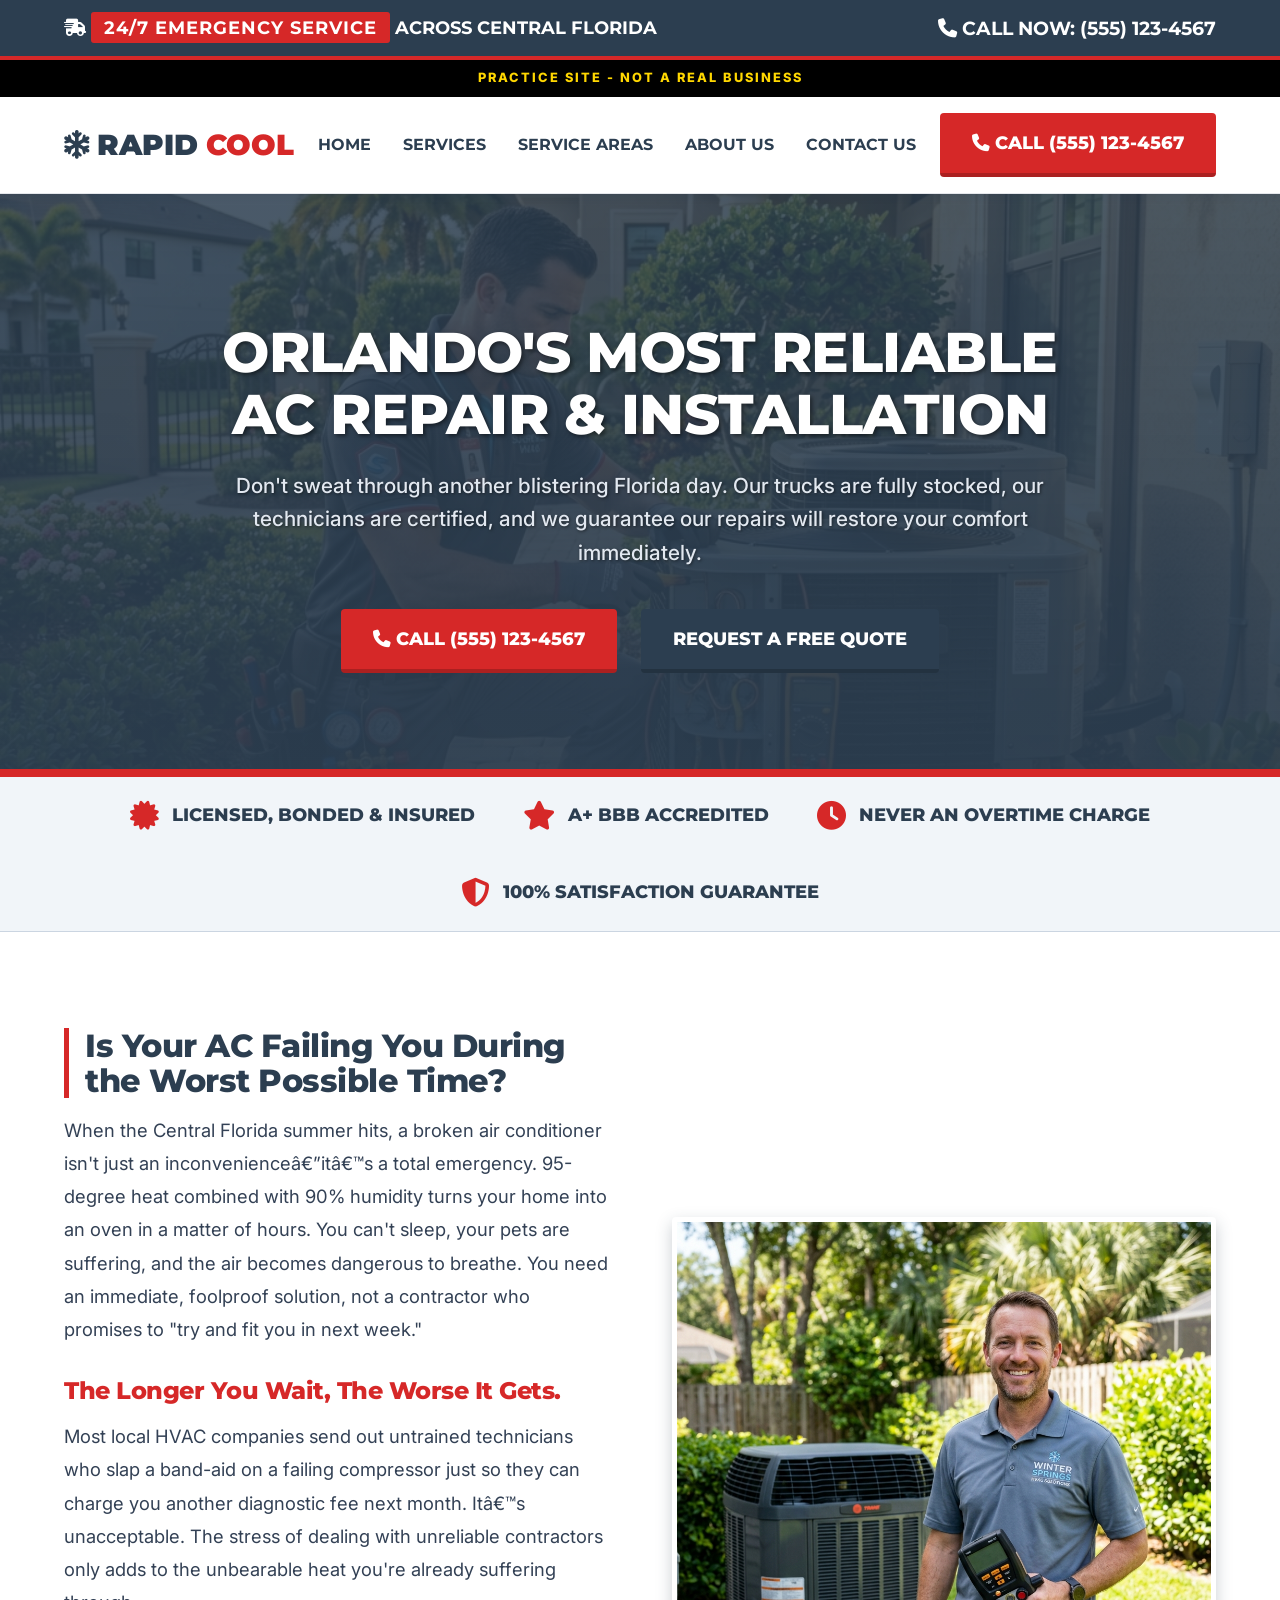
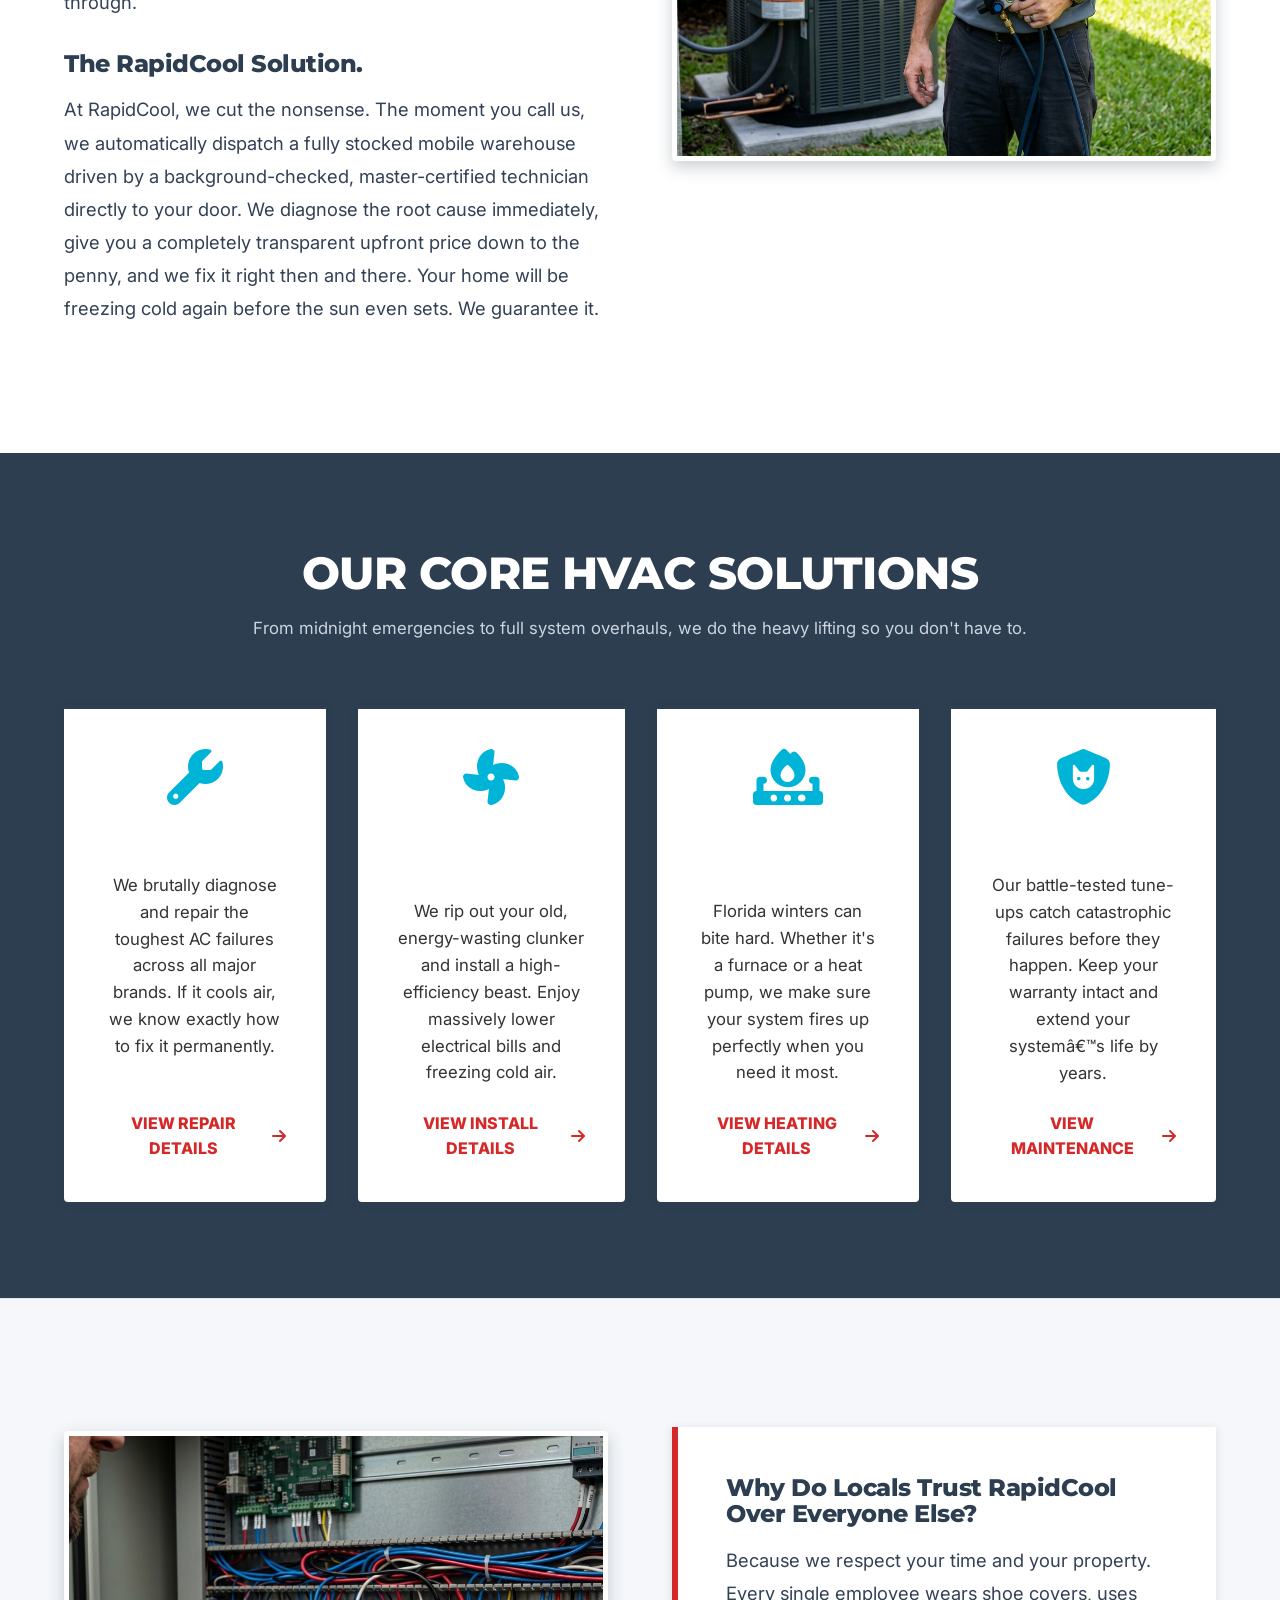
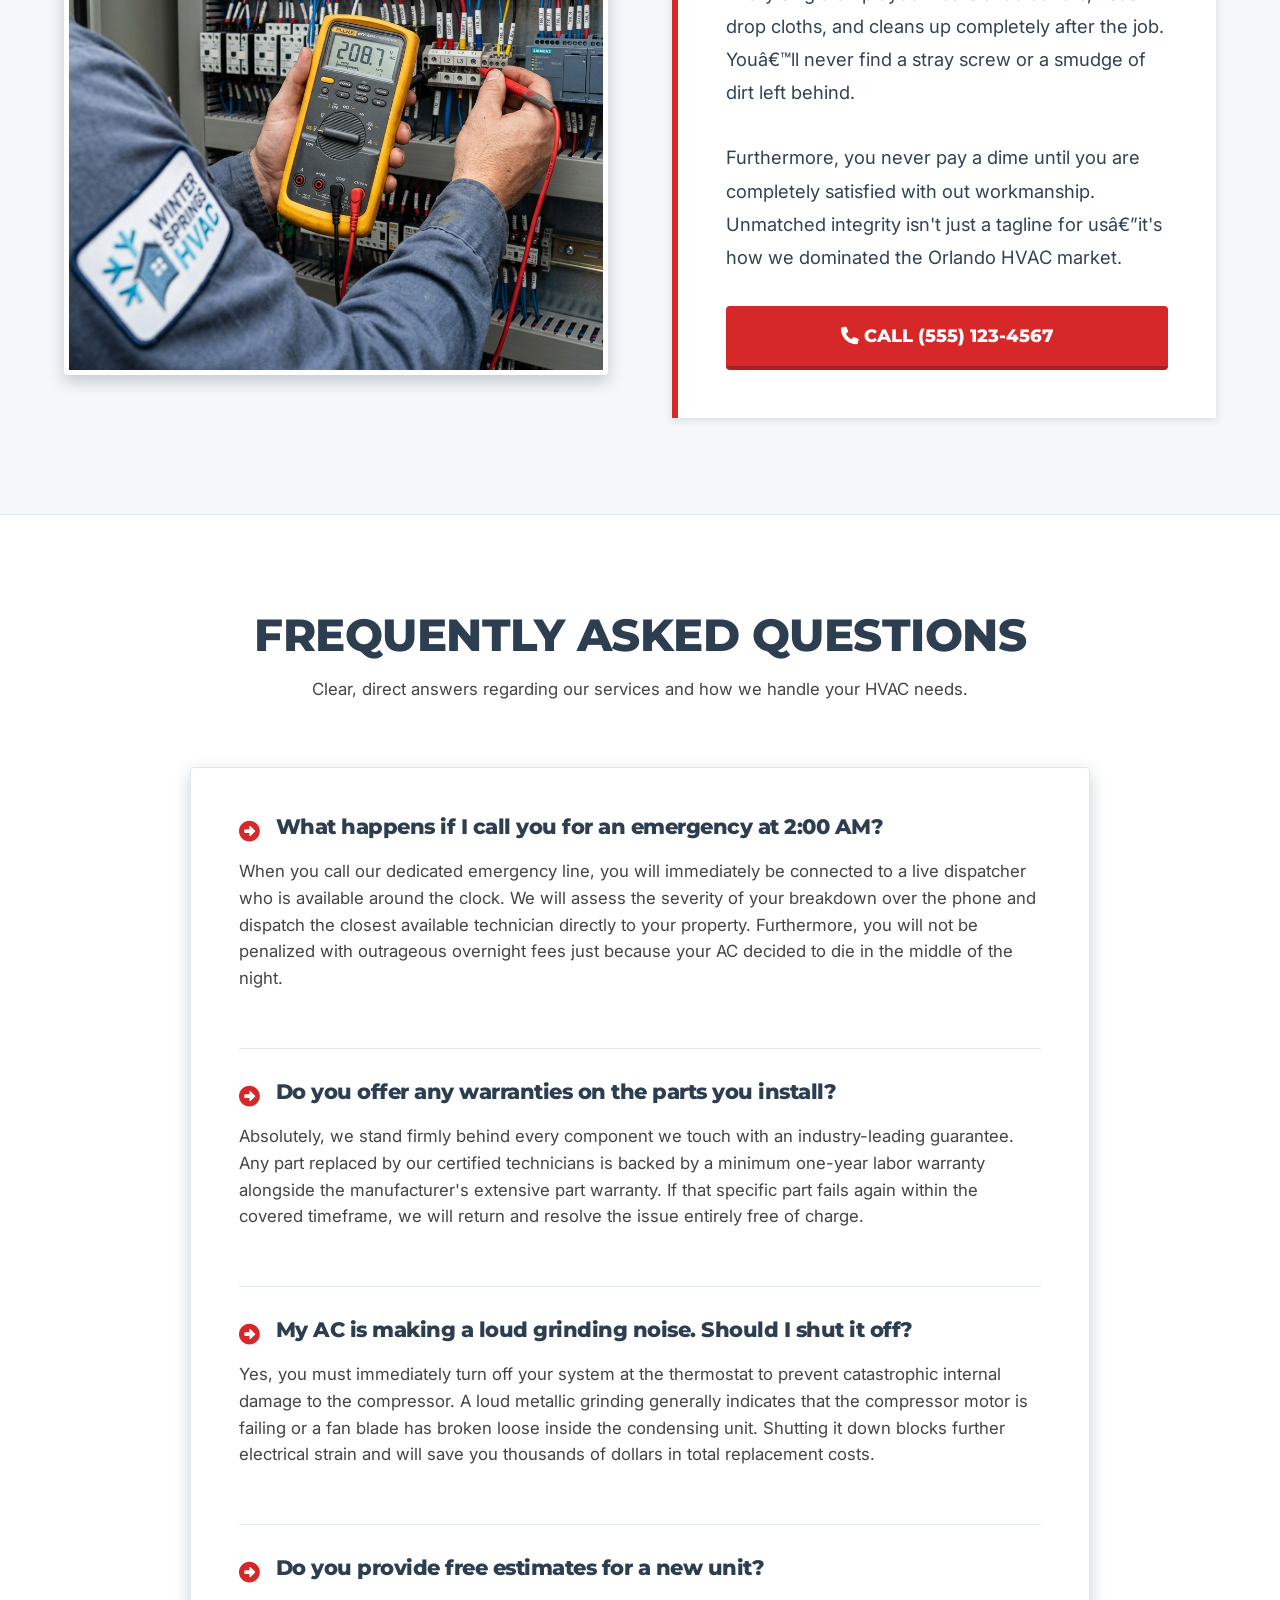
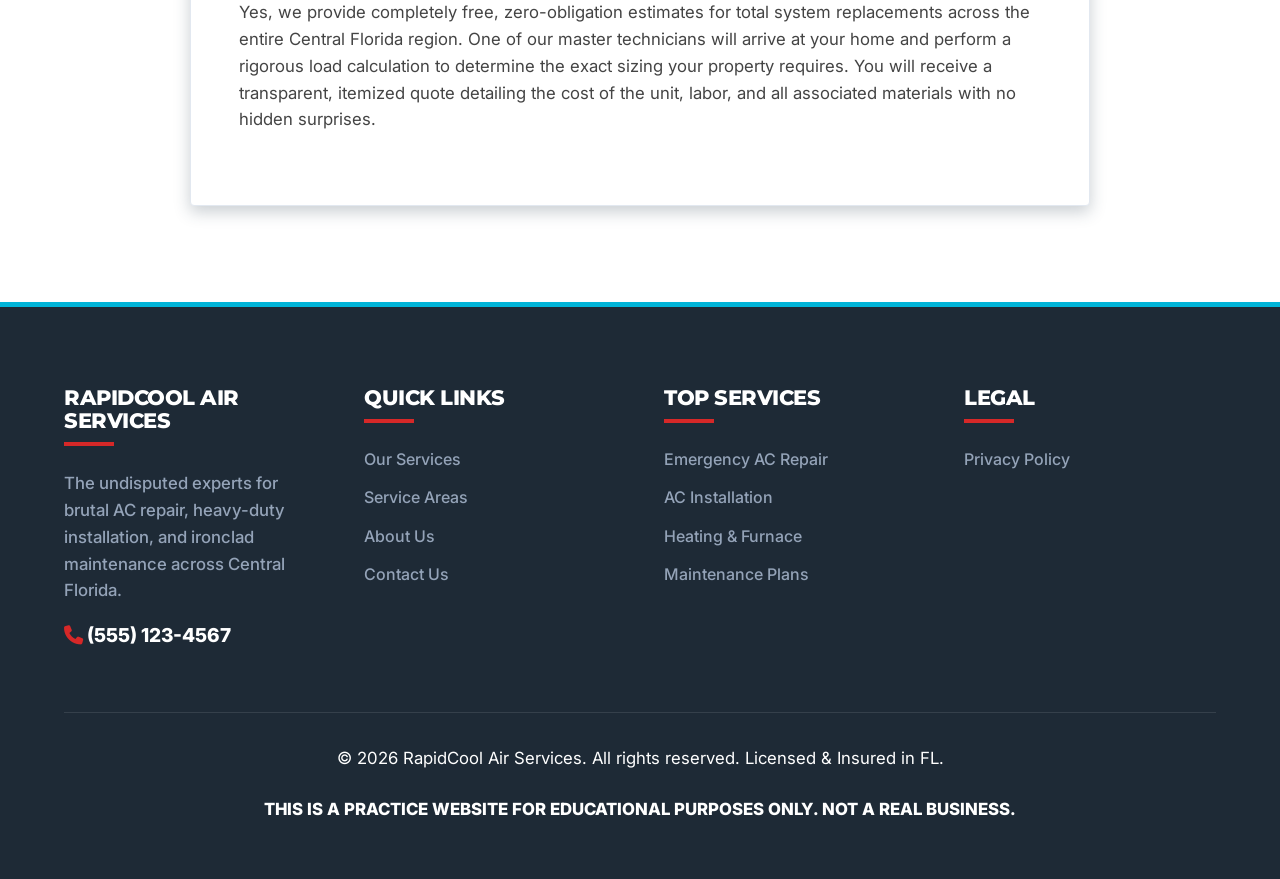
<file: index.html>
﻿<!DOCTYPE html>
<html lang="en">

<head>
<!-- Google Tag Manager -->
<script>(function(w,d,s,l,i){w[l]=w[l]||[];w[l].push({'gtm.start':
new Date().getTime(),event:'gtm.js'});var f=d.getElementsByTagName(s)[0],
j=d.createElement(s),dl=l!='dataLayer'?'&l='+l:'';j.async=true;j.src=
'https://www.googletagmanager.com/gtm.js?id='+i+dl;f.parentNode.insertBefore(j,f);
})(window,document,'script','dataLayer','GTM-N6JX37G8');</script>
<!-- End Google Tag Manager -->
    <meta charset="UTF-8">
    <meta name="viewport" content="width=device-width, initial-scale=1.0">
    <title>Fast AC Repair & Installation in Orlando, FL | RapidCool Air Services</title>
    <meta name="description" content="RapidCool Air Services offers reliable, 24/7 emergency HVAC repair, AC installation, and maintenance across Orlando, Seminole, and Osceola counties.">
    <link rel="stylesheet" href="./css/style.css">
    <link rel="stylesheet" href="https://cdnjs.cloudflare.com/ajax/libs/font-awesome/6.4.0/css/all.min.css">
</head>

<body>
<!-- Google Tag Manager (noscript) -->
<noscript><iframe src="https://www.googletagmanager.com/ns.html?id=GTM-N6JX37G8"
height="0" width="0" style="display:none;visibility:hidden"></iframe></noscript>
<!-- End Google Tag Manager (noscript) -->
    <div class="utility-bar">
        <div><i class="fa-solid fa-truck-fast"></i> <span class="utility-highlight">24/7 EMERGENCY SERVICE</span> ACROSS CENTRAL FLORIDA</div>
        <div style="font-size: 1.2rem;"><a href="tel:5551234567"><i class="fa-solid fa-phone"></i> CALL NOW: <strong>(555) 123-4567</strong></a></div>
    </div>
    <div class="practice-banner">PRACTICE SITE - NOT A REAL BUSINESS</div>

    <!-- Header -->
    <header class="site-header">
        <div class="header-container">
            <div class="logo">
                <a href="./">
                    <i class="fa-solid fa-snowflake"></i> Rapid<span>Cool</span>
                </a>
            </div>
            <nav class="main-nav">
                <ul>
                    <li><a href="./">Home</a></li>
                    <li><a href="./services/">Services</a></li>
                    <li><a href="./service-areas/">Service Areas</a></li>
                    <li><a href="./about-us/">About Us</a></li>
                    <li><a href="./contact/">Contact Us</a></li>
                </ul>
            </nav>
            <div class="header-cta">
                <a href="tel:5551234567" class="btn btn-accent"><i class="fa-solid fa-phone"></i> Call (555) 123-4567</a>
                <button class="mobile-menu-btn"><i class="fa-solid fa-bars"></i></button>
            </div>
        </div>
    </header>

    <!-- Hero Section -->
    <section class="hero">
        <div class="hero-content">
            <h1>Orlando's Most Reliable AC Repair & Installation</h1>
            <p>Don't sweat through another blistering Florida day. Our trucks are fully stocked, our technicians are certified, and we guarantee our repairs will restore your comfort immediately.</p>
            <div class="hero-ctas">
                <a href="tel:5551234567" class="btn btn-accent"><i class="fa-solid fa-phone"></i> Call (555) 123-4567</a>
                <a href="./contact/" class="btn btn-secondary">REQUEST A FREE QUOTE</a>
            </div>
        </div>
    </section>

    <!-- Trust Bar -->
    <div class="trust-bar">
        <div class="trust-container">
            <div class="trust-item"><i class="fa-solid fa-certificate trust-icon"></i> Licensed, Bonded & Insured</div>
            <div class="trust-item"><i class="fa-solid fa-star trust-icon"></i> A+ BBB Accredited</div>
            <div class="trust-item"><i class="fa-solid fa-clock trust-icon"></i> Never An Overtime Charge</div>
            <div class="trust-item"><i class="fa-solid fa-shield-halved trust-icon"></i> 100% Satisfaction Guarantee</div>
        </div>
    </div>

    <!-- PAS Direct Response Framework Section -->
    <section class="section">
        <div class="split-content">
            <div>
                <h2 class="dr-subhead" style="margin-top: 0;">Is Your AC Failing You During the Worst Possible Time?</h2>
                <p class="dr-paragraph">When the Central Florida summer hits, a broken air conditioner isn't just an inconvenienceâ€”itâ€™s a total emergency. 95-degree heat combined with 90% humidity turns your home into an oven in a matter of hours. You can't sleep, your pets are suffering, and the air becomes dangerous to breathe. You need an immediate, foolproof solution, not a contractor who promises to "try and fit you in next week."</p>
                
                <h3 style="color: var(--accent-color); font-size: 1.5rem; margin-bottom: 1rem;">The Longer You Wait, The Worse It Gets.</h3>
                <p class="dr-paragraph">Most local HVAC companies send out untrained technicians who slap a band-aid on a failing compressor just so they can charge you another diagnostic fee next month. Itâ€™s unacceptable. The stress of dealing with unreliable contractors only adds to the unbearable heat you're already suffering through.</p>
                
                <h3 style="color: var(--primary-color); font-size: 1.5rem; margin-bottom: 1rem;">The RapidCool Solution.</h3>
                <p class="dr-paragraph">At RapidCool, we cut the nonsense. The moment you call us, we automatically dispatch a fully stocked mobile warehouse driven by a background-checked, master-certified technician directly to your door. We diagnose the root cause immediately, give you a completely transparent upfront price down to the penny, and we fix it right then and there. Your home will be freezing cold again before the sun even sets. We guarantee it.</p>
            </div>
            <div>
                <img src="./images/hero_trust.png" alt="Lead technician Mark from Winter Springs HVAC Solutions smiling confidently beside a modern AC condenser unit in Winter Springs, FL" class="rugged-img">
            </div>
        </div>
    </section>

    <!-- Services Overview -->
    <section class="section section-dark">
        <div class="section-header">
            <h2>Our Core HVAC Solutions</h2>
            <p>From midnight emergencies to full system overhauls, we do the heavy lifting so you don't have to.</p>
        </div>
        <div class="services-grid">
            <div class="service-card">
                <i class="fa-solid fa-wrench service-icon"></i>
                <h3>AC Repair</h3>
                <p>We brutally diagnose and repair the toughest AC failures across all major brands. If it cools air, we know exactly how to fix it permanently.</p>
                <a href="./services/ac-repair/" class="service-link">View Repair Details <i class="fa-solid fa-arrow-right"></i></a>
            </div>
            <div class="service-card">
                <i class="fa-solid fa-fan service-icon"></i>
                <h3>System Replacement</h3>
                <p>We rip out your old, energy-wasting clunker and install a high-efficiency beast. Enjoy massively lower electrical bills and freezing cold air.</p>
                <a href="./services/ac-installation/" class="service-link">View Install Details <i class="fa-solid fa-arrow-right"></i></a>
            </div>
            <div class="service-card">
                <i class="fa-solid fa-fire-burner service-icon"></i>
                <h3>Heating Experts</h3>
                <p>Florida winters can bite hard. Whether it's a furnace or a heat pump, we make sure your system fires up perfectly when you need it most.</p>
                <a href="./services/heating/" class="service-link">View Heating Details <i class="fa-solid fa-arrow-right"></i></a>
            </div>
            <div class="service-card">
                <i class="fa-solid fa-shield-cat service-icon"></i>
                <h3>Maintenance</h3>
                <p>Our battle-tested tune-ups catch catastrophic failures before they happen. Keep your warranty intact and extend your systemâ€™s life by years.</p>
                <a href="./services/hvac-maintenance/" class="service-link">View Maintenance <i class="fa-solid fa-arrow-right"></i></a>
            </div>
        </div>
    </section>

    <!-- Additional Trust image & CTA -->
    <section class="section section-bg">
        <div class="split-content reverse">
            <div class="dr-copy-box">
                <h2 style="color: var(--primary-color);">Why Do Locals Trust RapidCool Over Everyone Else?</h2>
                <p class="dr-paragraph">Because we respect your time and your property. Every single employee wears shoe covers, uses drop cloths, and cleans up completely after the job. Youâ€™ll never find a stray screw or a smudge of dirt left behind.</p>
                <p class="dr-paragraph">Furthermore, you never pay a dime until you are completely satisfied with out workmanship. Unmatched integrity isn't just a tagline for usâ€”it's how we dominated the Orlando HVAC market.</p>
                <a href="tel:5551234567" class="btn btn-accent" style="width: 100%;"><i class="fa-solid fa-phone"></i> Call (555) 123-4567</a>
            </div>
            <div>
                <img src="./images/precision_action.png" alt="Winter Springs HVAC Solutions expert technician using a professional multimeter to precisely diagnose an HVAC control panel" class="rugged-img">
            </div>
        </div>
    </section>

    <!-- Comprehensive FAQs -->
    <section class="section">
        <div class="section-header">
            <h2>Frequently Asked Questions</h2>
            <p>Clear, direct answers regarding our services and how we handle your HVAC needs.</p>
        </div>
        <div class="faq-section">
            <div class="faq-item">
                <h3><i class="fa-solid fa-circle-right"></i> What happens if I call you for an emergency at 2:00 AM?</h3>
                <p>When you call our dedicated emergency line, you will immediately be connected to a live dispatcher who is available around the clock. We will assess the severity of your breakdown over the phone and dispatch the closest available technician directly to your property. Furthermore, you will not be penalized with outrageous overnight fees just because your AC decided to die in the middle of the night.</p>
            </div>
            <div class="faq-item">
                <h3><i class="fa-solid fa-circle-right"></i> Do you offer any warranties on the parts you install?</h3>
                <p>Absolutely, we stand firmly behind every component we touch with an industry-leading guarantee. Any part replaced by our certified technicians is backed by a minimum one-year labor warranty alongside the manufacturer's extensive part warranty. If that specific part fails again within the covered timeframe, we will return and resolve the issue entirely free of charge.</p>
            </div>
            <div class="faq-item">
                <h3><i class="fa-solid fa-circle-right"></i> My AC is making a loud grinding noise. Should I shut it off?</h3>
                <p>Yes, you must immediately turn off your system at the thermostat to prevent catastrophic internal damage to the compressor. A loud metallic grinding generally indicates that the compressor motor is failing or a fan blade has broken loose inside the condensing unit. Shutting it down blocks further electrical strain and will save you thousands of dollars in total replacement costs.</p>
            </div>
            <div class="faq-item">
                <h3><i class="fa-solid fa-circle-right"></i> Do you provide free estimates for a new unit?</h3>
                <p>Yes, we provide completely free, zero-obligation estimates for total system replacements across the entire Central Florida region. One of our master technicians will arrive at your home and perform a rigorous load calculation to determine the exact sizing your property requires. You will receive a transparent, itemized quote detailing the cost of the unit, labor, and all associated materials with no hidden surprises.</p>
            </div>
        </div>
    </section>

    <!-- Footer -->
    <footer class="site-footer">
        <div class="footer-grid">
            <div class="footer-col">
                <h4>RapidCool Air Services</h4>
                <p>The undisputed experts for brutal AC repair, heavy-duty installation, and ironclad maintenance across Central Florida.</p>
                <div style="margin-top: 1rem;"><a href="tel:5551234567" style="font-size: 1.2rem; font-weight: 800; color: var(--white);"><i class="fa-solid fa-phone" style="color: var(--accent-color);"></i> (555) 123-4567</a></div>
            </div>
            <div class="footer-col">
                <h4>Quick Links</h4>
                <a href="./services/">Our Services</a>
                <a href="./service-areas/">Service Areas</a>
                <a href="./about-us/">About Us</a>
                <a href="./contact/">Contact Us</a>
            </div>
            <div class="footer-col">
                <h4>Top Services</h4>
                <a href="./services/ac-repair/">Emergency AC Repair</a>
                <a href="./services/ac-installation/">AC Installation</a>
                <a href="./services/heating/">Heating & Furnace</a>
                <a href="./services/hvac-maintenance/">Maintenance Plans</a>
            </div>
            <div class="footer-col">
                <h4>Legal</h4>
                <a href="./privacy-policy/">Privacy Policy</a>
            </div>
        </div>
        <div class="footer-bottom">
            <p>&copy; 2026 RapidCool Air Services. All rights reserved. Licensed & Insured in FL.</p>
            <p class="practice-disclaimer">This is a practice website for educational purposes only. Not a real business.</p>
        </div>
    </footer>

    <a href="tel:5551234567" class="mobile-fab"><i class="fa-solid fa-phone"></i></a>
    <script src="./js/main.js"></script>
</body>
</html>
</file>
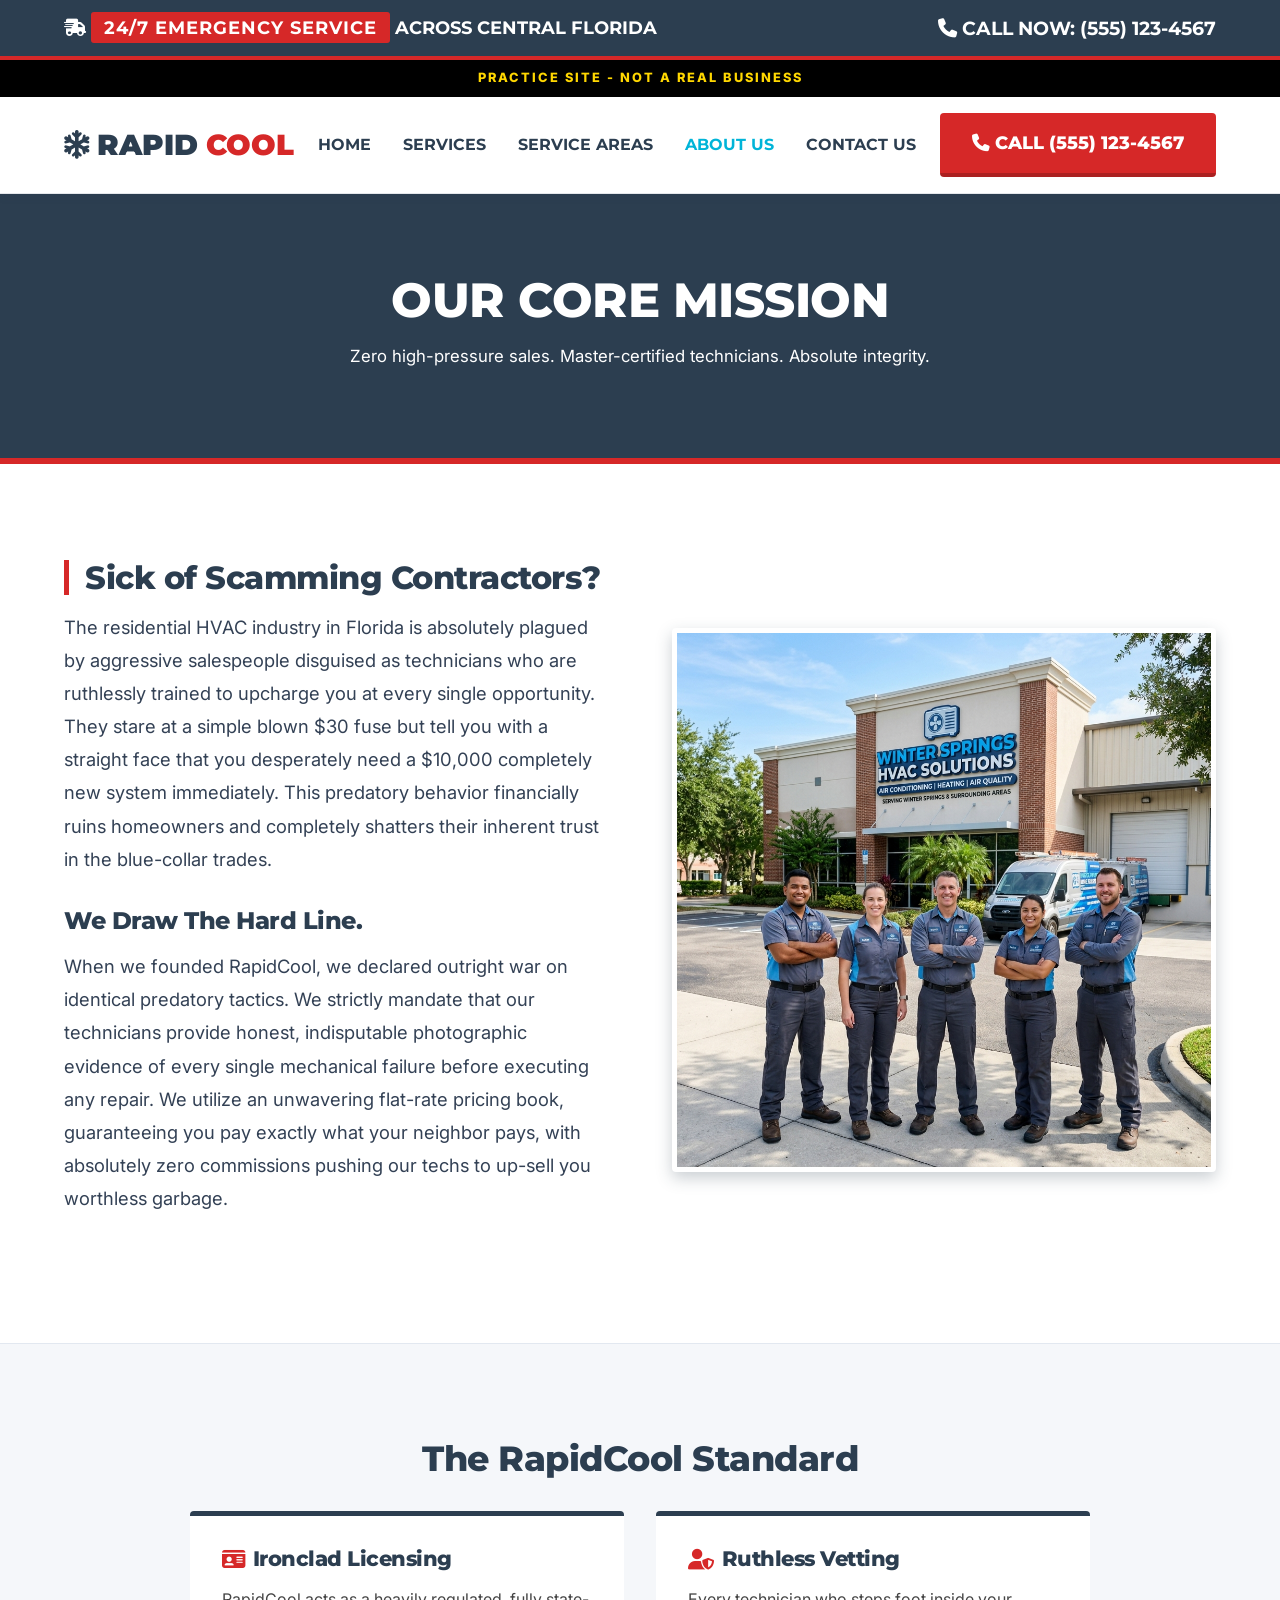
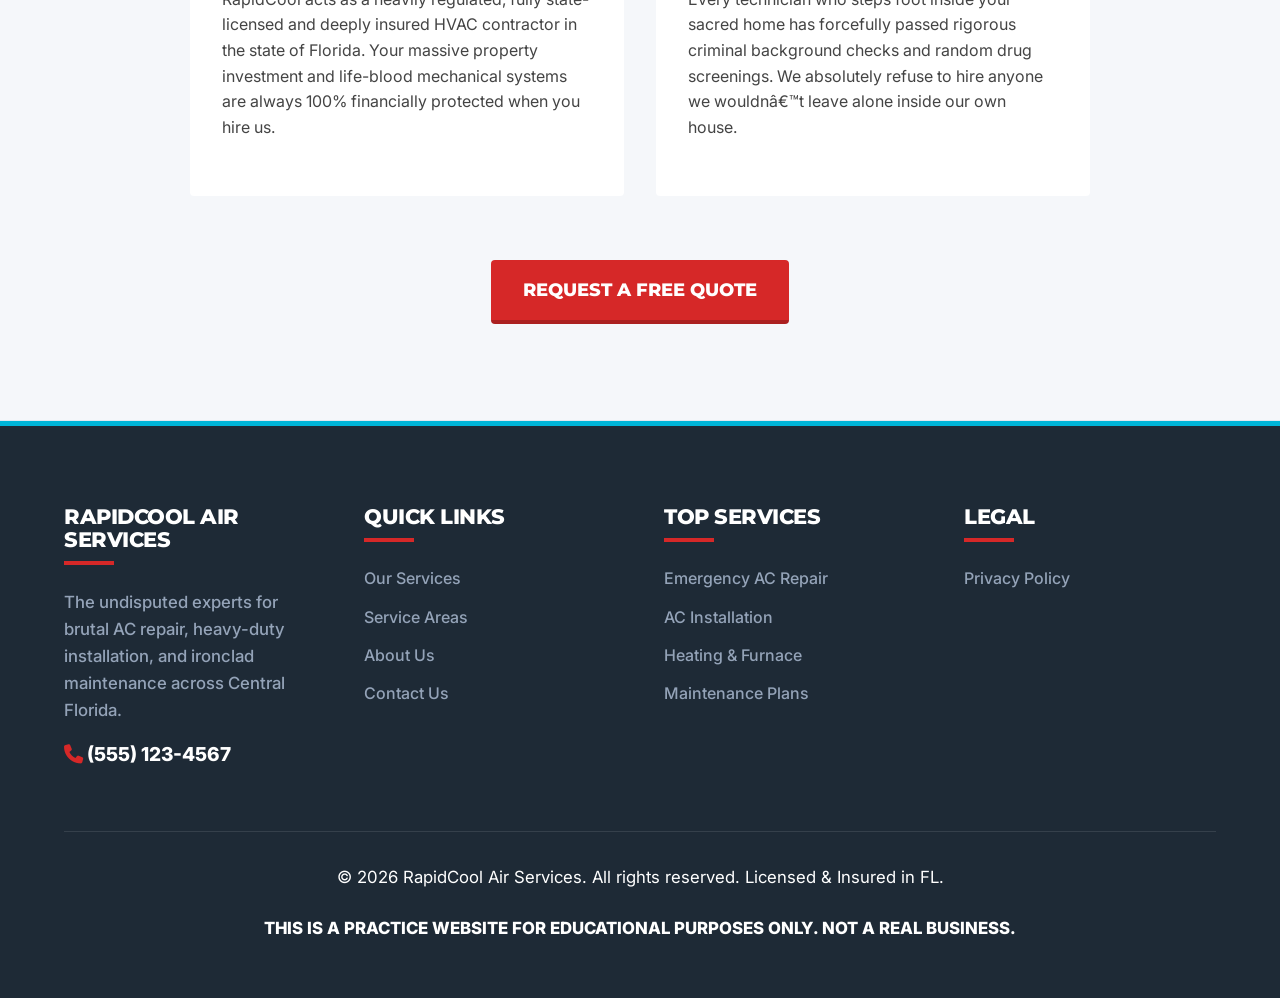
<file: about-us/index.html>
﻿<!DOCTYPE html>
<html lang="en">

<head>
<!-- Google Tag Manager -->
<script>(function(w,d,s,l,i){w[l]=w[l]||[];w[l].push({'gtm.start':
new Date().getTime(),event:'gtm.js'});var f=d.getElementsByTagName(s)[0],
j=d.createElement(s),dl=l!='dataLayer'?'&l='+l:'';j.async=true;j.src=
'https://www.googletagmanager.com/gtm.js?id='+i+dl;f.parentNode.insertBefore(j,f);
})(window,document,'script','dataLayer','GTM-N6JX37G8');</script>
<!-- End Google Tag Manager -->
    <meta charset="UTF-8">
    <meta name="viewport" content="width=device-width, initial-scale=1.0">
    <title>About Us | RapidCool Air Services</title>
    <meta name="description" content="Learn more about RapidCool Air Services, Central Florida's trusted HVAC company dedicated to honest, transparent, and professional cooling and heating solutions.">
    <link rel="stylesheet" href="../css/style.css">
    <link rel="stylesheet" href="https://cdnjs.cloudflare.com/ajax/libs/font-awesome/6.4.0/css/all.min.css">
</head>

<body>
<!-- Google Tag Manager (noscript) -->
<noscript><iframe src="https://www.googletagmanager.com/ns.html?id=GTM-N6JX37G8"
height="0" width="0" style="display:none;visibility:hidden"></iframe></noscript>
<!-- End Google Tag Manager (noscript) -->
    <div class="utility-bar">
        <div><i class="fa-solid fa-truck-fast"></i> <span class="utility-highlight">24/7 EMERGENCY SERVICE</span> ACROSS CENTRAL FLORIDA</div>
        <div style="font-size: 1.2rem;"><a href="tel:5551234567"><i class="fa-solid fa-phone"></i> CALL NOW: <strong>(555) 123-4567</strong></a></div>
    </div>
    <div class="practice-banner">PRACTICE SITE - NOT A REAL BUSINESS</div>

    <header class="site-header">
        <div class="header-container">
            <div class="logo">
                <a href="../"><i class="fa-solid fa-snowflake"></i> Rapid<span>Cool</span></a>
            </div>
            <nav class="main-nav">
                <ul>
                    <li><a href="../">Home</a></li>
                    <li><a href="../services/">Services</a></li>
                    <li><a href="../service-areas/">Service Areas</a></li>
                    <li><a href="../about-us/" style="color: var(--secondary-color);">About Us</a></li>
                    <li><a href="../contact/">Contact Us</a></li>
                </ul>
            </nav>
            <div class="header-cta">
                <a href="tel:5551234567" class="btn btn-accent"><i class="fa-solid fa-phone"></i> Call (555) 123-4567</a>
                <button class="mobile-menu-btn"><i class="fa-solid fa-bars"></i></button>
            </div>
        </div>
    </header>

    <div class="page-header">
        <h1>Our Core Mission</h1>
        <p>Zero high-pressure sales. Master-certified technicians. Absolute integrity.</p>
    </div>

    <!-- PAS Direct Response Framework Section -->
    <section class="section">
        <div class="split-content">
            <div>
                <h2 class="dr-subhead" style="margin-top: 0;">Sick of Scamming Contractors?</h2>
                <p class="dr-paragraph">The residential HVAC industry in Florida is absolutely plagued by aggressive salespeople disguised as technicians who are ruthlessly trained to upcharge you at every single opportunity. They stare at a simple blown $30 fuse but tell you with a straight face that you desperately need a $10,000 completely new system immediately. This predatory behavior financially ruins homeowners and completely shatters their inherent trust in the blue-collar trades.</p>
                
                <h3 style="color: var(--primary-color); font-size: 1.5rem; margin-bottom: 1rem;">We Draw The Hard Line.</h3>
                <p class="dr-paragraph">When we founded RapidCool, we declared outright war on identical predatory tactics. We strictly mandate that our technicians provide honest, indisputable photographic evidence of every single mechanical failure before executing any repair. We utilize an unwavering flat-rate pricing book, guaranteeing you pay exactly what your neighbor pays, with absolutely zero commissions pushing our techs to up-sell you worthless garbage.</p>
            </div>
            <div>
                <img src="../images/team_synergy.png" alt="The professional and reliable team at Winter Springs HVAC Solutions standing proudly outside their Central Florida office" class="rugged-img">
            </div>
        </div>
    </section>

    <!-- Additional Trust Box -->
    <section class="section section-bg">
        <div class="content-constrained">
            <h2 class="section-header" style="text-align: center; font-size: 2.2rem; margin-bottom: 2rem;">The RapidCool Standard</h2>
            <div style="display: grid; grid-template-columns: repeat(auto-fit, minmax(300px, 1fr)); gap: 2rem;">
                <div style="background: var(--white); padding: 2rem; border-radius: var(--rounded-md); border-top: 5px solid var(--primary-color);">
                    <h4 style="color: var(--primary-color); font-size: 1.3rem; display: flex; align-items: center; gap: 0.5rem;"><i class="fa-solid fa-id-card text-accent"></i> Ironclad Licensing</h4>
                    <p style="margin-top: 1rem; font-size: 1rem;">RapidCool acts as a heavily regulated, fully state-licensed and deeply insured HVAC contractor in the state of Florida. Your massive property investment and life-blood mechanical systems are always 100% financially protected when you hire us.</p>
                </div>
                <div style="background: var(--white); padding: 2rem; border-radius: var(--rounded-md); border-top: 5px solid var(--primary-color);">
                    <h4 style="color: var(--primary-color); font-size: 1.3rem; display: flex; align-items: center; gap: 0.5rem;"><i class="fa-solid fa-user-shield text-accent"></i> Ruthless Vetting</h4>
                    <p style="margin-top: 1rem; font-size: 1rem;">Every technician who steps foot inside your sacred home has forcefully passed rigorous criminal background checks and random drug screenings. We absolutely refuse to hire anyone we wouldnâ€™t leave alone inside our own house.</p>
                </div>
            </div>

            <div style="text-align: center; margin-top: 4rem;">
                <a href="../contact/" class="btn btn-accent">REQUEST A FREE QUOTE</a>
            </div>
        </div>
    </section>

    <footer class="site-footer">
        <div class="footer-grid">
            <div class="footer-col">
                <h4>RapidCool Air Services</h4>
                <p>The undisputed experts for brutal AC repair, heavy-duty installation, and ironclad maintenance across Central Florida.</p>
                <div style="margin-top: 1rem;"><a href="tel:5551234567" style="font-size: 1.2rem; font-weight: 800; color: var(--white);"><i class="fa-solid fa-phone" style="color: var(--accent-color);"></i> (555) 123-4567</a></div>
            </div>
            <div class="footer-col">
                <h4>Quick Links</h4>
                <a href="../services/">Our Services</a>
                <a href="../service-areas/">Service Areas</a>
                <a href="../about-us/">About Us</a>
                <a href="../contact/">Contact Us</a>
            </div>
            <div class="footer-col">
                <h4>Top Services</h4>
                <a href="../services/ac-repair/">Emergency AC Repair</a>
                <a href="../services/ac-installation/">AC Installation</a>
                <a href="../services/heating/">Heating & Furnace</a>
                <a href="../services/hvac-maintenance/">Maintenance Plans</a>
            </div>
            <div class="footer-col">
                <h4>Legal</h4>
                <a href="../privacy-policy/">Privacy Policy</a>
            </div>
        </div>
        <div class="footer-bottom">
            <p>&copy; 2026 RapidCool Air Services. All rights reserved. Licensed & Insured in FL.</p>
            <p class="practice-disclaimer">This is a practice website for educational purposes only. Not a real business.</p>
        </div>
    </footer>

    <a href="tel:5551234567" class="mobile-fab"><i class="fa-solid fa-phone"></i></a>
    <script src="../js/main.js"></script>
</body>
</html>
</file>
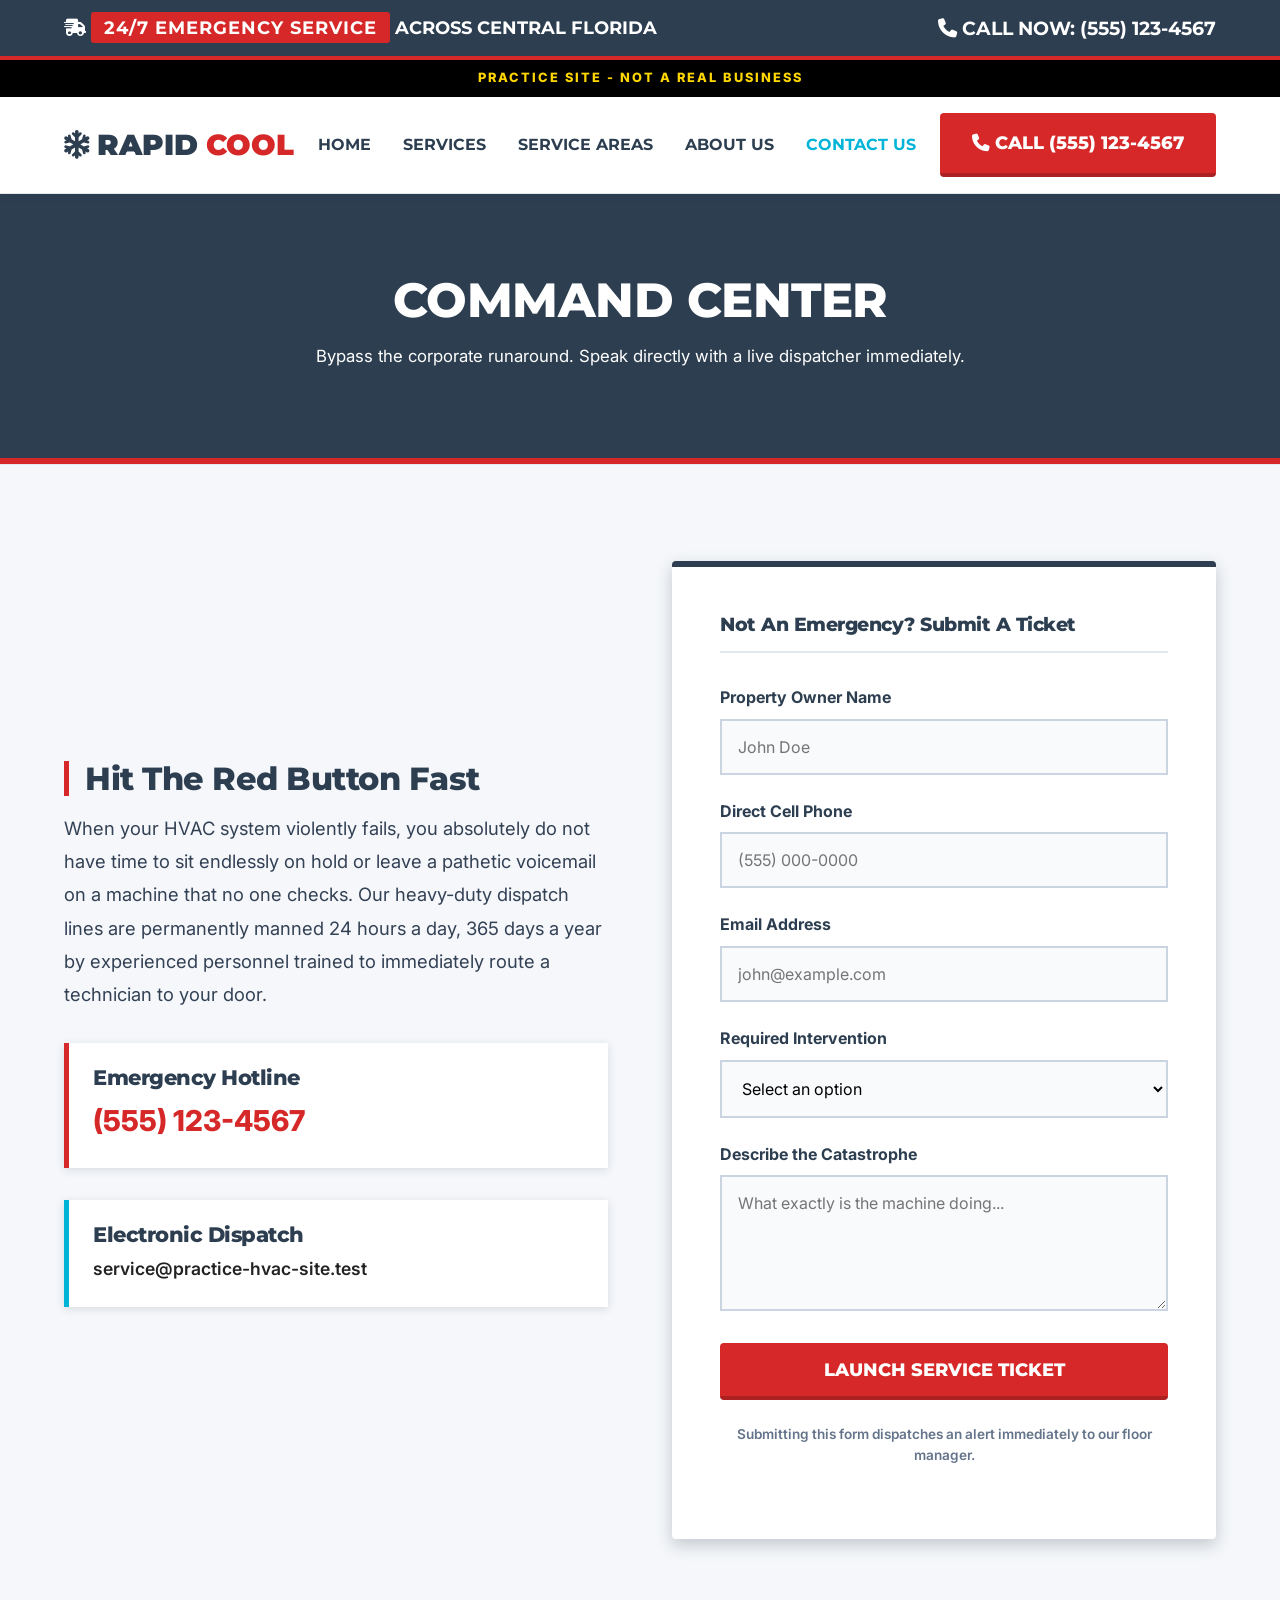
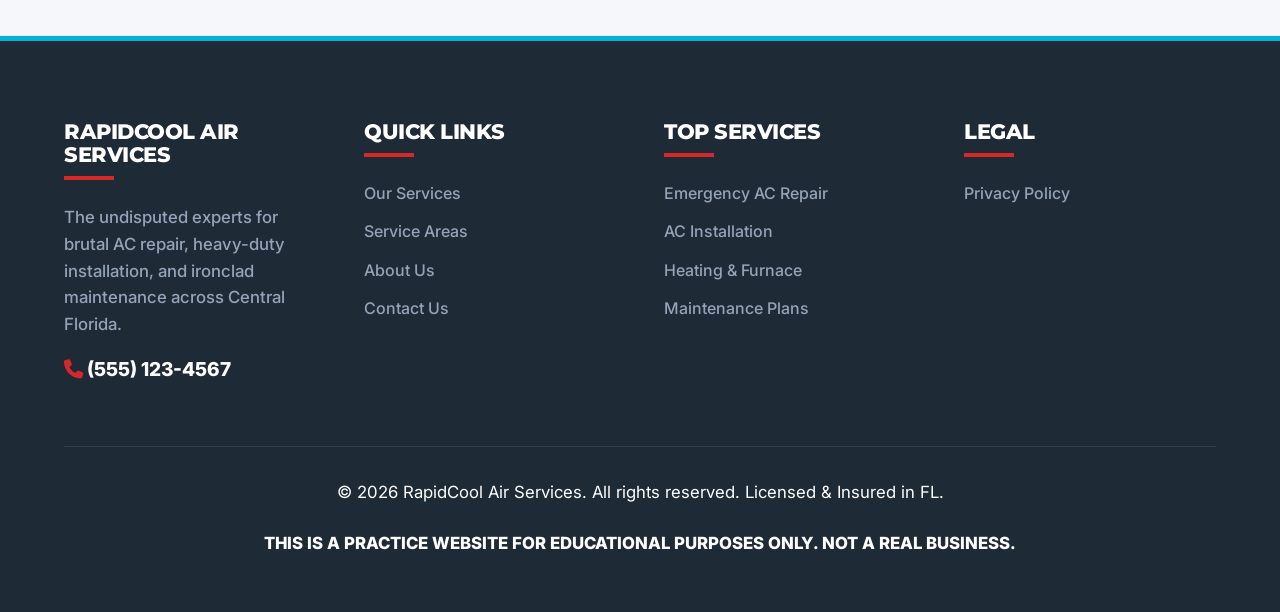
<file: contact/index.html>
﻿<!DOCTYPE html>
<html lang="en">

<head>
<!-- Google Tag Manager -->
<script>(function(w,d,s,l,i){w[l]=w[l]||[];w[l].push({'gtm.start':
new Date().getTime(),event:'gtm.js'});var f=d.getElementsByTagName(s)[0],
j=d.createElement(s),dl=l!='dataLayer'?'&l='+l:'';j.async=true;j.src=
'https://www.googletagmanager.com/gtm.js?id='+i+dl;f.parentNode.insertBefore(j,f);
})(window,document,'script','dataLayer','GTM-N6JX37G8');</script>
<!-- End Google Tag Manager -->
    <meta charset="UTF-8">
    <meta name="viewport" content="width=device-width, initial-scale=1.0">
    <title>Contact Us | RapidCool Air Services</title>
    <meta name="description" content="Contact RapidCool Air Services for 24/7 emergency AC repair, or schedule a free installation estimate. Serving Orlando and surrounding areas.">
    <link rel="stylesheet" href="../css/style.css">
    <link rel="stylesheet" href="https://cdnjs.cloudflare.com/ajax/libs/font-awesome/6.4.0/css/all.min.css">
</head>

<body>
<!-- Google Tag Manager (noscript) -->
<noscript><iframe src="https://www.googletagmanager.com/ns.html?id=GTM-N6JX37G8"
height="0" width="0" style="display:none;visibility:hidden"></iframe></noscript>
<!-- End Google Tag Manager (noscript) -->
    <div class="utility-bar">
        <div><i class="fa-solid fa-truck-fast"></i> <span class="utility-highlight">24/7 EMERGENCY SERVICE</span> ACROSS CENTRAL FLORIDA</div>
        <div style="font-size: 1.2rem;"><a href="tel:5551234567"><i class="fa-solid fa-phone"></i> CALL NOW: <strong>(555) 123-4567</strong></a></div>
    </div>
    <div class="practice-banner">PRACTICE SITE - NOT A REAL BUSINESS</div>

    <header class="site-header">
        <div class="header-container">
            <div class="logo">
                <a href="../"><i class="fa-solid fa-snowflake"></i> Rapid<span>Cool</span></a>
            </div>
            <nav class="main-nav">
                <ul>
                    <li><a href="../">Home</a></li>
                    <li><a href="../services/">Services</a></li>
                    <li><a href="../service-areas/">Service Areas</a></li>
                    <li><a href="../about-us/">About Us</a></li>
                    <li><a href="../contact/" style="color: var(--secondary-color);">Contact Us</a></li>
                </ul>
            </nav>
            <div class="header-cta">
                <a href="tel:5551234567" class="btn btn-accent"><i class="fa-solid fa-phone"></i> Call (555) 123-4567</a>
                <button class="mobile-menu-btn"><i class="fa-solid fa-bars"></i></button>
            </div>
        </div>
    </header>

    <div class="page-header">
        <h1>Command Center</h1>
        <p>Bypass the corporate runaround. Speak directly with a live dispatcher immediately.</p>
    </div>

    <section class="section section-bg">
        <div class="content-constrained" style="max-width: 1200px;">
            <div class="split-content">
                
                <!-- Contact Details -->
                <div>
                    <h2 class="dr-subhead" style="margin-top: 0;">Hit The Red Button Fast</h2>
                    <p class="dr-paragraph">When your HVAC system violently fails, you absolutely do not have time to sit endlessly on hold or leave a pathetic voicemail on a machine that no one checks. Our heavy-duty dispatch lines are permanently manned 24 hours a day, 365 days a year by experienced personnel trained to immediately route a technician to your door.</p>
                    
                    <ul style="list-style: none; padding: 0; margin-top: 2rem;">
                        <li style="margin-bottom: 2rem; background: var(--white); padding: 1.5rem; border-left: 5px solid var(--accent-color); box-shadow: var(--shadow-sm);">
                            <h4 style="margin-bottom: 0.5rem; color: var(--primary-color); font-size: 1.3rem;">Emergency Hotline</h4>
                            <a href="tel:5551234567" style="color: var(--accent-color); font-size: 1.8rem; font-weight: 800;">(555) 123-4567</a>
                        </li>
                        <li style="margin-bottom: 2rem; background: var(--white); padding: 1.5rem; border-left: 5px solid var(--secondary-color); box-shadow: var(--shadow-sm);">
                            <h4 style="margin-bottom: 0.5rem; color: var(--primary-color); font-size: 1.3rem;">Electronic Dispatch</h4>
                            <a href="mailto:service@practice-hvac-site.test" style="color: var(--text-dark); font-weight: 600; font-size: 1.1rem;">service@practice-hvac-site.test</a>
                        </li>
                    </ul>
                </div>

                <!-- Web3Forms Form -->
                <div>
                    <div class="contact-form">
                        <h3 style="margin-top: 0; margin-bottom: 2rem; border-bottom: 2px solid #e2e8f0; padding-bottom: 1rem;">Not An Emergency? Submit A Ticket</h3>
                        <form action="https://api.web3forms.com/submit" method="POST">
                            <input type="hidden" name="access_key" value="16dded5b-94a1-4dfc-8c68-1250a7de079a">
                            <input type="hidden" name="redirect" value="https://davebayppc.github.io/rapidcool-hvac-practice/thank-you">
                            <input type="hidden" name="subject" value="New Service Request from RapidCool Website">
                            <input type="hidden" name="from_name" value="RapidCool Website">
                            
                            <div class="form-group">
                                <label for="name">Property Owner Name</label>
                                <input type="text" id="name" name="name" class="form-control" required placeholder="John Doe">
                            </div>
                            <div class="form-group">
                                <label for="phone">Direct Cell Phone</label>
                                <input type="tel" id="phone" name="phone" class="form-control" required placeholder="(555) 000-0000">
                            </div>
                            <div class="form-group">
                                <label for="email">Email Address</label>
                                <input type="email" id="email" name="email" class="form-control" required placeholder="john@example.com">
                            </div>
                            <div class="form-group">
                                <label for="service">Required Intervention</label>
                                <select id="service" name="service" class="form-control" required>
                                    <option value="" disabled selected>Select an option</option>
                                    <option value="AC Repair">Shattered AC Repair</option>
                                    <option value="AC Installation/Quote">Total System Replacement Quote</option>
                                    <option value="Heating Service">Heating Failure</option>
                                    <option value="Maintenance">Heavy Duty Tune-Up</option>
                                </select>
                            </div>
                            <div class="form-group">
                                <label for="message">Describe the Catastrophe</label>
                                <textarea id="message" name="message" class="form-control" rows="5" required placeholder="What exactly is the machine doing..."></textarea>
                            </div>
                            
                            <!-- Honeypot -->
                            <input type="checkbox" name="botcheck" class="hidden" style="display: none;">

                            <button type="submit" class="btn btn-accent" style="width: 100%;">LAUNCH SERVICE TICKET</button>
                            <p style="text-align: center; margin-top: 1.5rem; font-size: 0.85rem; color: #64748b; font-weight: 600;">Submitting this form dispatches an alert immediately to our floor manager.</p>
                        </form>
                    </div>
                </div>

            </div>
        </div>
    </section>

    <footer class="site-footer">
        <div class="footer-grid">
            <div class="footer-col">
                <h4>RapidCool Air Services</h4>
                <p>The undisputed experts for brutal AC repair, heavy-duty installation, and ironclad maintenance across Central Florida.</p>
                <div style="margin-top: 1rem;"><a href="tel:5551234567" style="font-size: 1.2rem; font-weight: 800; color: var(--white);"><i class="fa-solid fa-phone" style="color: var(--accent-color);"></i> (555) 123-4567</a></div>
            </div>
            <div class="footer-col">
                <h4>Quick Links</h4>
                <a href="../services/">Our Services</a>
                <a href="../service-areas/">Service Areas</a>
                <a href="../about-us/">About Us</a>
                <a href="../contact/">Contact Us</a>
            </div>
            <div class="footer-col">
                <h4>Top Services</h4>
                <a href="../services/ac-repair/">Emergency AC Repair</a>
                <a href="../services/ac-installation/">AC Installation</a>
                <a href="../services/heating/">Heating & Furnace</a>
                <a href="../services/hvac-maintenance/">Maintenance Plans</a>
            </div>
            <div class="footer-col">
                <h4>Legal</h4>
                <a href="../privacy-policy/">Privacy Policy</a>
            </div>
        </div>
        <div class="footer-bottom">
            <p>&copy; 2026 RapidCool Air Services. All rights reserved. Licensed & Insured in FL.</p>
            <p class="practice-disclaimer">This is a practice website for educational purposes only. Not a real business.</p>
        </div>
    </footer>

    <a href="tel:5551234567" class="mobile-fab"><i class="fa-solid fa-phone"></i></a>
    <script src="../js/main.js"></script>
</body>
</html>
</file>
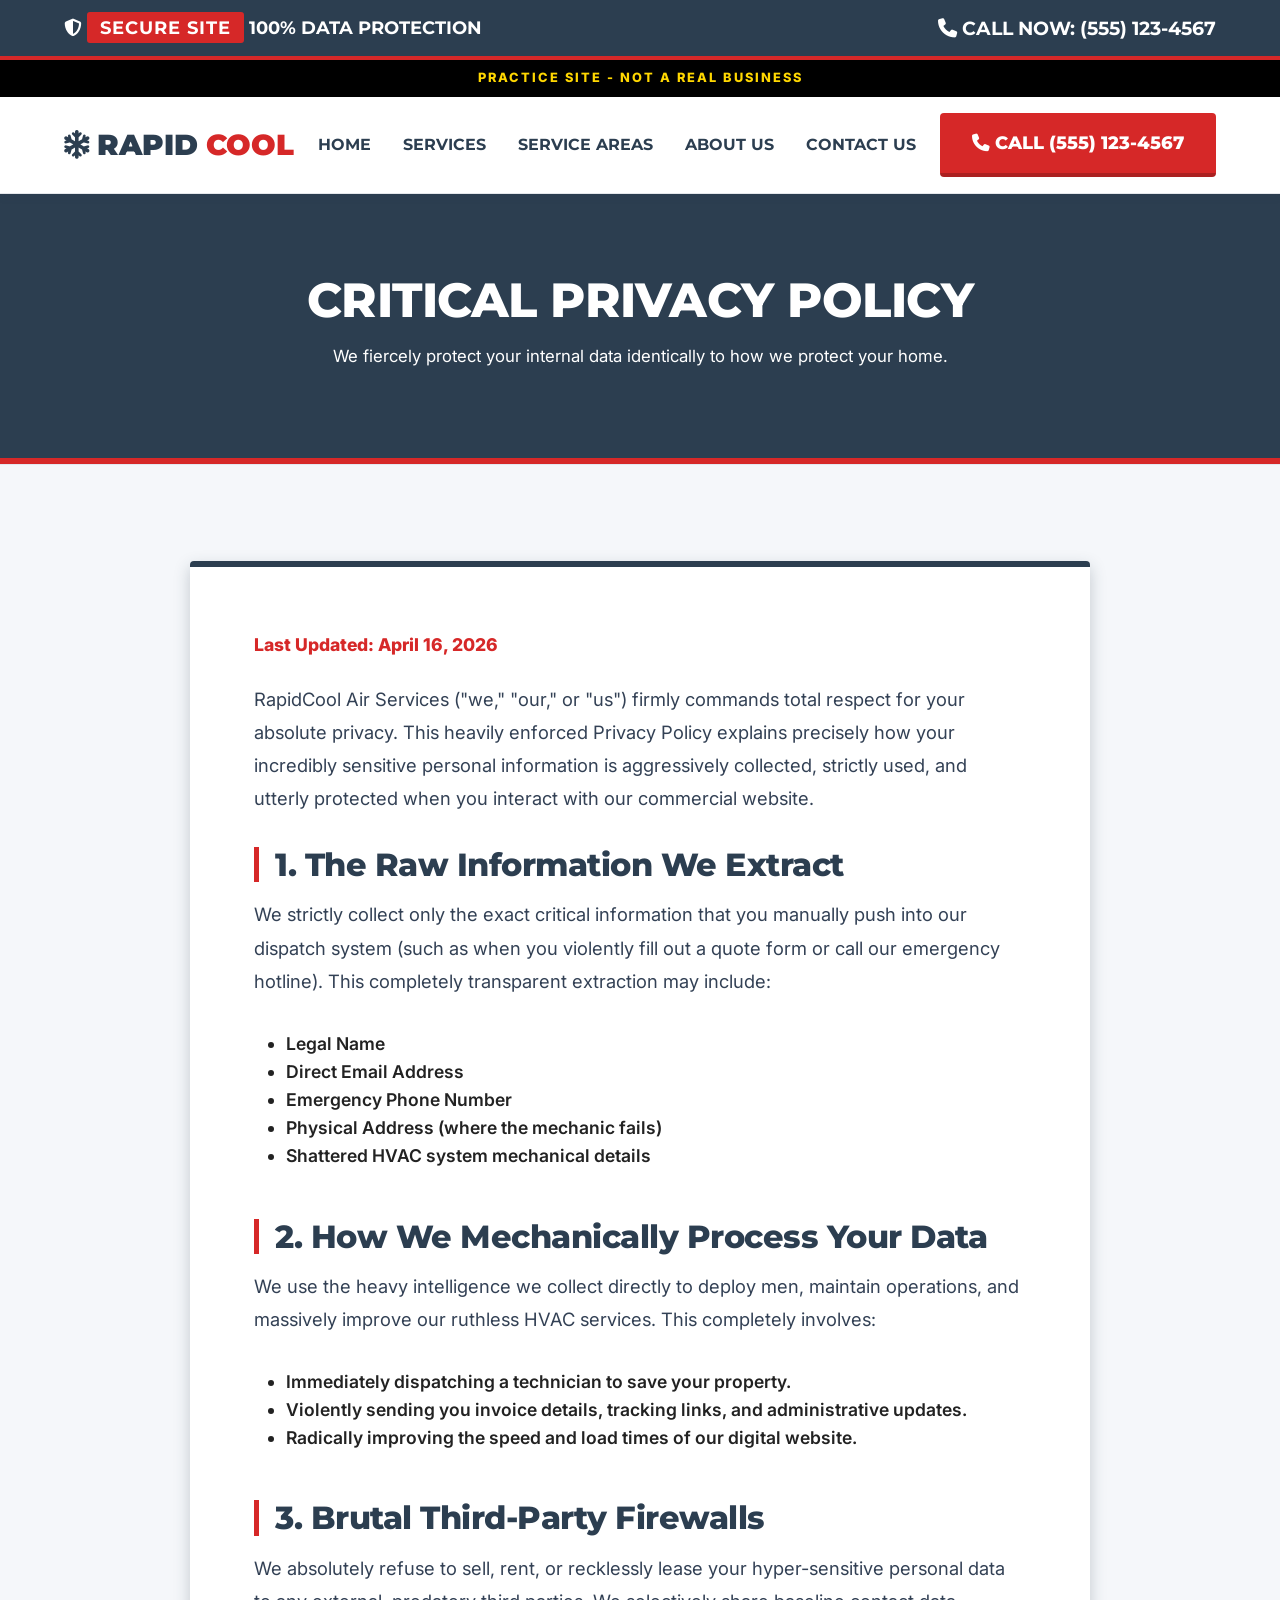
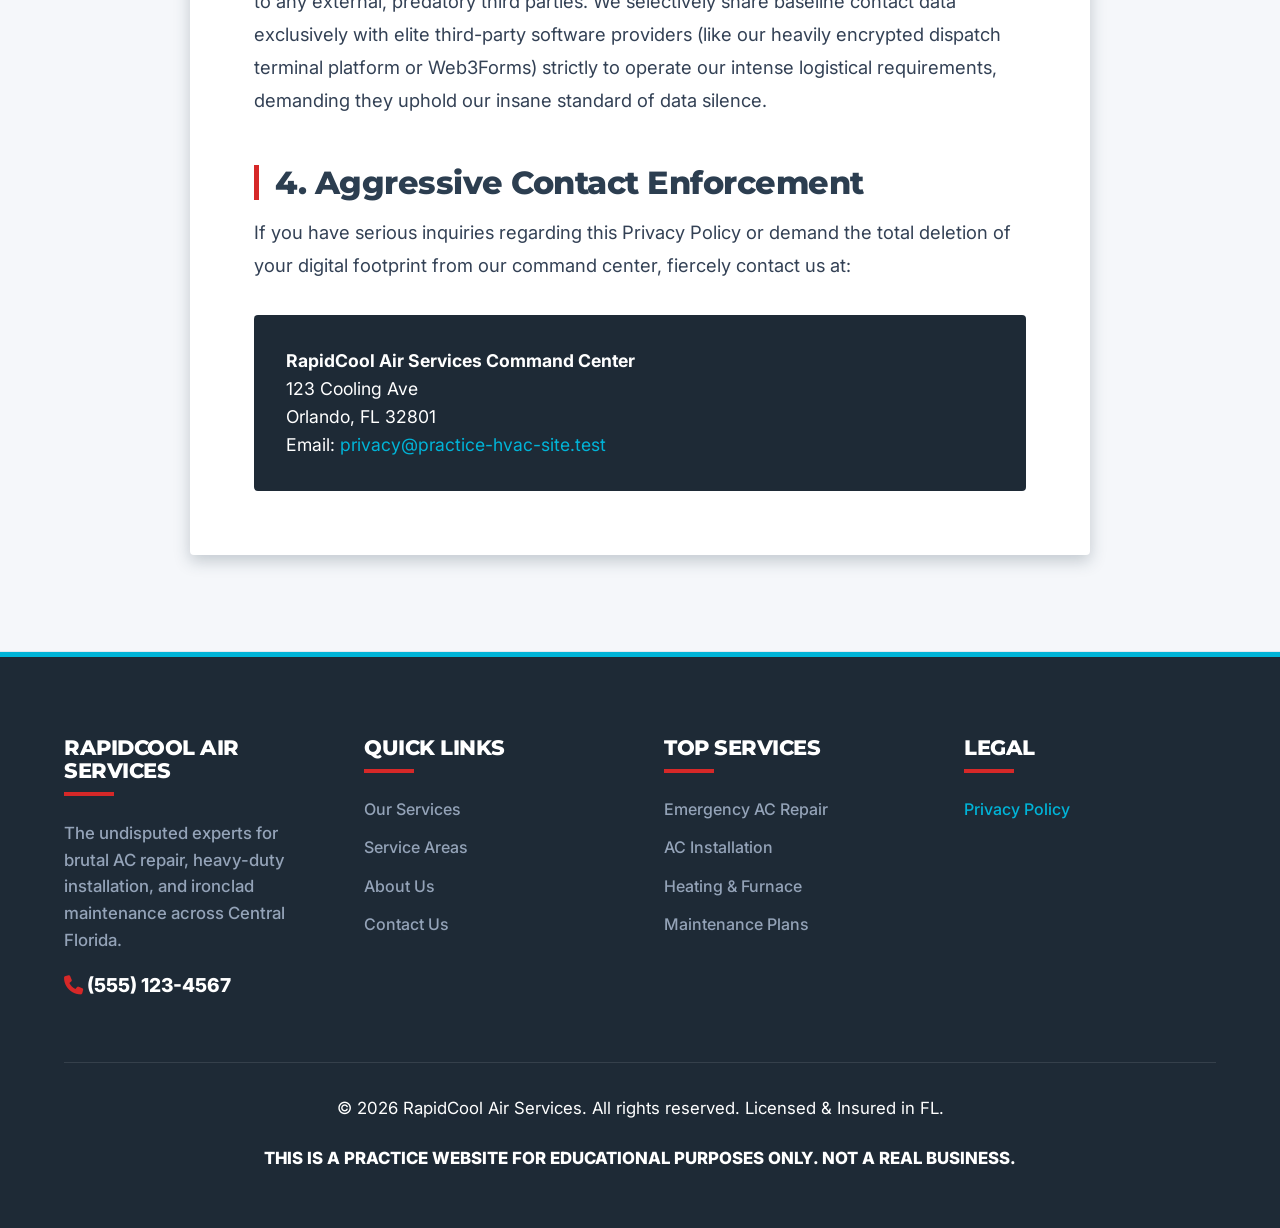
<file: privacy-policy/index.html>
﻿<!DOCTYPE html>
<html lang="en">

<head>
<!-- Google Tag Manager -->
<script>(function(w,d,s,l,i){w[l]=w[l]||[];w[l].push({'gtm.start':
new Date().getTime(),event:'gtm.js'});var f=d.getElementsByTagName(s)[0],
j=d.createElement(s),dl=l!='dataLayer'?'&l='+l:'';j.async=true;j.src=
'https://www.googletagmanager.com/gtm.js?id='+i+dl;f.parentNode.insertBefore(j,f);
})(window,document,'script','dataLayer','GTM-N6JX37G8');</script>
<!-- End Google Tag Manager -->
    <meta charset="UTF-8">
    <meta name="viewport" content="width=device-width, initial-scale=1.0">
    <title>Privacy Policy | RapidCool Air Services</title>
    <meta name="description" content="Privacy Policy for RapidCool Air Services. Learn how we collect, use, and rigidly protect your data.">
    <link rel="stylesheet" href="../css/style.css">
    <link rel="stylesheet" href="https://cdnjs.cloudflare.com/ajax/libs/font-awesome/6.4.0/css/all.min.css">
</head>

<body>
<!-- Google Tag Manager (noscript) -->
<noscript><iframe src="https://www.googletagmanager.com/ns.html?id=GTM-N6JX37G8"
height="0" width="0" style="display:none;visibility:hidden"></iframe></noscript>
<!-- End Google Tag Manager (noscript) -->
    <div class="utility-bar">
        <div><i class="fa-solid fa-shield-halved"></i> <span class="utility-highlight">SECURE SITE</span> 100% DATA PROTECTION</div>
        <div style="font-size: 1.2rem;"><a href="tel:5551234567"><i class="fa-solid fa-phone"></i> CALL NOW: <strong>(555) 123-4567</strong></a></div>
    </div>
    <div class="practice-banner">PRACTICE SITE - NOT A REAL BUSINESS</div>

    <header class="site-header">
        <div class="header-container">
            <div class="logo">
                <a href="../"><i class="fa-solid fa-snowflake"></i> Rapid<span>Cool</span></a>
            </div>
            <nav class="main-nav">
                <ul>
                    <li><a href="../">Home</a></li>
                    <li><a href="../services/">Services</a></li>
                    <li><a href="../service-areas/">Service Areas</a></li>
                    <li><a href="../about-us/">About Us</a></li>
                    <li><a href="../contact/">Contact Us</a></li>
                </ul>
            </nav>
            <div class="header-cta">
                <a href="tel:5551234567" class="btn btn-accent"><i class="fa-solid fa-phone"></i> Call (555) 123-4567</a>
                <button class="mobile-menu-btn"><i class="fa-solid fa-bars"></i></button>
            </div>
        </div>
    </header>

    <div class="page-header">
        <h1>Critical Privacy Policy</h1>
        <p>We fiercely protect your internal data identically to how we protect your home.</p>
    </div>

    <section class="section section-bg">
        <div class="content-constrained" style="background: var(--white); padding: 4rem; border-radius: var(--rounded-md); box-shadow: var(--shadow-md); border-top: 6px solid var(--primary-color);">
            <p style="font-weight: 800; font-size: 1.1rem; color: var(--accent-color);">Last Updated: April 16, 2026</p>
            
            <p class="dr-paragraph">RapidCool Air Services ("we," "our," or "us") firmly commands total respect for your absolute privacy. This heavily enforced Privacy Policy explains precisely how your incredibly sensitive personal information is aggressively collected, strictly used, and utterly protected when you interact with our commercial website.</p>

            <h2 class="dr-subhead" style="margin-top: 2rem;">1. The Raw Information We Extract</h2>
            <p class="dr-paragraph">We strictly collect only the exact critical information that you manually push into our dispatch system (such as when you violently fill out a quote form or call our emergency hotline). This completely transparent extraction may include:</p>
            <ul style="margin-left: 2rem; font-size: 1.1rem; color: var(--text-dark); font-weight: 600; margin-bottom: 2rem;">
                <li>Legal Name</li>
                <li>Direct Email Address</li>
                <li>Emergency Phone Number</li>
                <li>Physical Address (where the mechanic fails)</li>
                <li>Shattered HVAC system mechanical details</li>
            </ul>

            <h2 class="dr-subhead">2. How We Mechanically Process Your Data</h2>
            <p class="dr-paragraph">We use the heavy intelligence we collect directly to deploy men, maintain operations, and massively improve our ruthless HVAC services. This completely involves:</p>
            <ul style="margin-left: 2rem; font-size: 1.1rem; color: var(--text-dark); font-weight: 600; margin-bottom: 2rem;">
                <li>Immediately dispatching a technician to save your property.</li>
                <li>Violently sending you invoice details, tracking links, and administrative updates.</li>
                <li>Radically improving the speed and load times of our digital website.</li>
            </ul>

            <h2 class="dr-subhead">3. Brutal Third-Party Firewalls</h2>
            <p class="dr-paragraph">We absolutely refuse to sell, rent, or recklessly lease your hyper-sensitive personal data to any external, predatory third parties. We selectively share baseline contact data exclusively with elite third-party software providers (like our heavily encrypted dispatch terminal platform or Web3Forms) strictly to operate our intense logistical requirements, demanding they uphold our insane standard of data silence.</p>

            <h2 class="dr-subhead">4. Aggressive Contact Enforcement</h2>
            <p class="dr-paragraph">If you have serious inquiries regarding this Privacy Policy or demand the total deletion of your digital footprint from our command center, fiercely contact us at:</p>
            <div style="background: var(--dark-gray); color: var(--white); padding: 2rem; border-radius: var(--rounded-md); margin-top: 1rem;">
                <p style="margin: 0; font-size: 1.1rem; color: var(--white);">
                    <strong>RapidCool Air Services Command Center</strong><br>
                    123 Cooling Ave<br>
                    Orlando, FL 32801<br>
                    Email: <a href="mailto:privacy@practice-hvac-site.test" style="color: var(--secondary-color);">privacy@practice-hvac-site.test</a>
                </p>
            </div>
        </div>
    </section>

    <footer class="site-footer">
        <div class="footer-grid">
            <div class="footer-col">
                <h4>RapidCool Air Services</h4>
                <p>The undisputed experts for brutal AC repair, heavy-duty installation, and ironclad maintenance across Central Florida.</p>
                <div style="margin-top: 1rem;"><a href="tel:5551234567" style="font-size: 1.2rem; font-weight: 800; color: var(--white);"><i class="fa-solid fa-phone" style="color: var(--accent-color);"></i> (555) 123-4567</a></div>
            </div>
            <div class="footer-col">
                <h4>Quick Links</h4>
                <a href="../services/">Our Services</a>
                <a href="../service-areas/">Service Areas</a>
                <a href="../about-us/">About Us</a>
                <a href="../contact/">Contact Us</a>
            </div>
            <div class="footer-col">
                <h4>Top Services</h4>
                <a href="../services/ac-repair/">Emergency AC Repair</a>
                <a href="../services/ac-installation/">AC Installation</a>
                <a href="../services/heating/">Heating & Furnace</a>
                <a href="../services/hvac-maintenance/">Maintenance Plans</a>
            </div>
            <div class="footer-col">
                <h4>Legal</h4>
                <a href="../privacy-policy/" style="color: var(--secondary-color);">Privacy Policy</a>
            </div>
        </div>
        <div class="footer-bottom">
            <p>&copy; 2026 RapidCool Air Services. All rights reserved. Licensed & Insured in FL.</p>
            <p class="practice-disclaimer">This is a practice website for educational purposes only. Not a real business.</p>
        </div>
    </footer>

    <a href="tel:5551234567" class="mobile-fab"><i class="fa-solid fa-phone"></i></a>
    <script src="../js/main.js"></script>
</body>
</html>
</file>
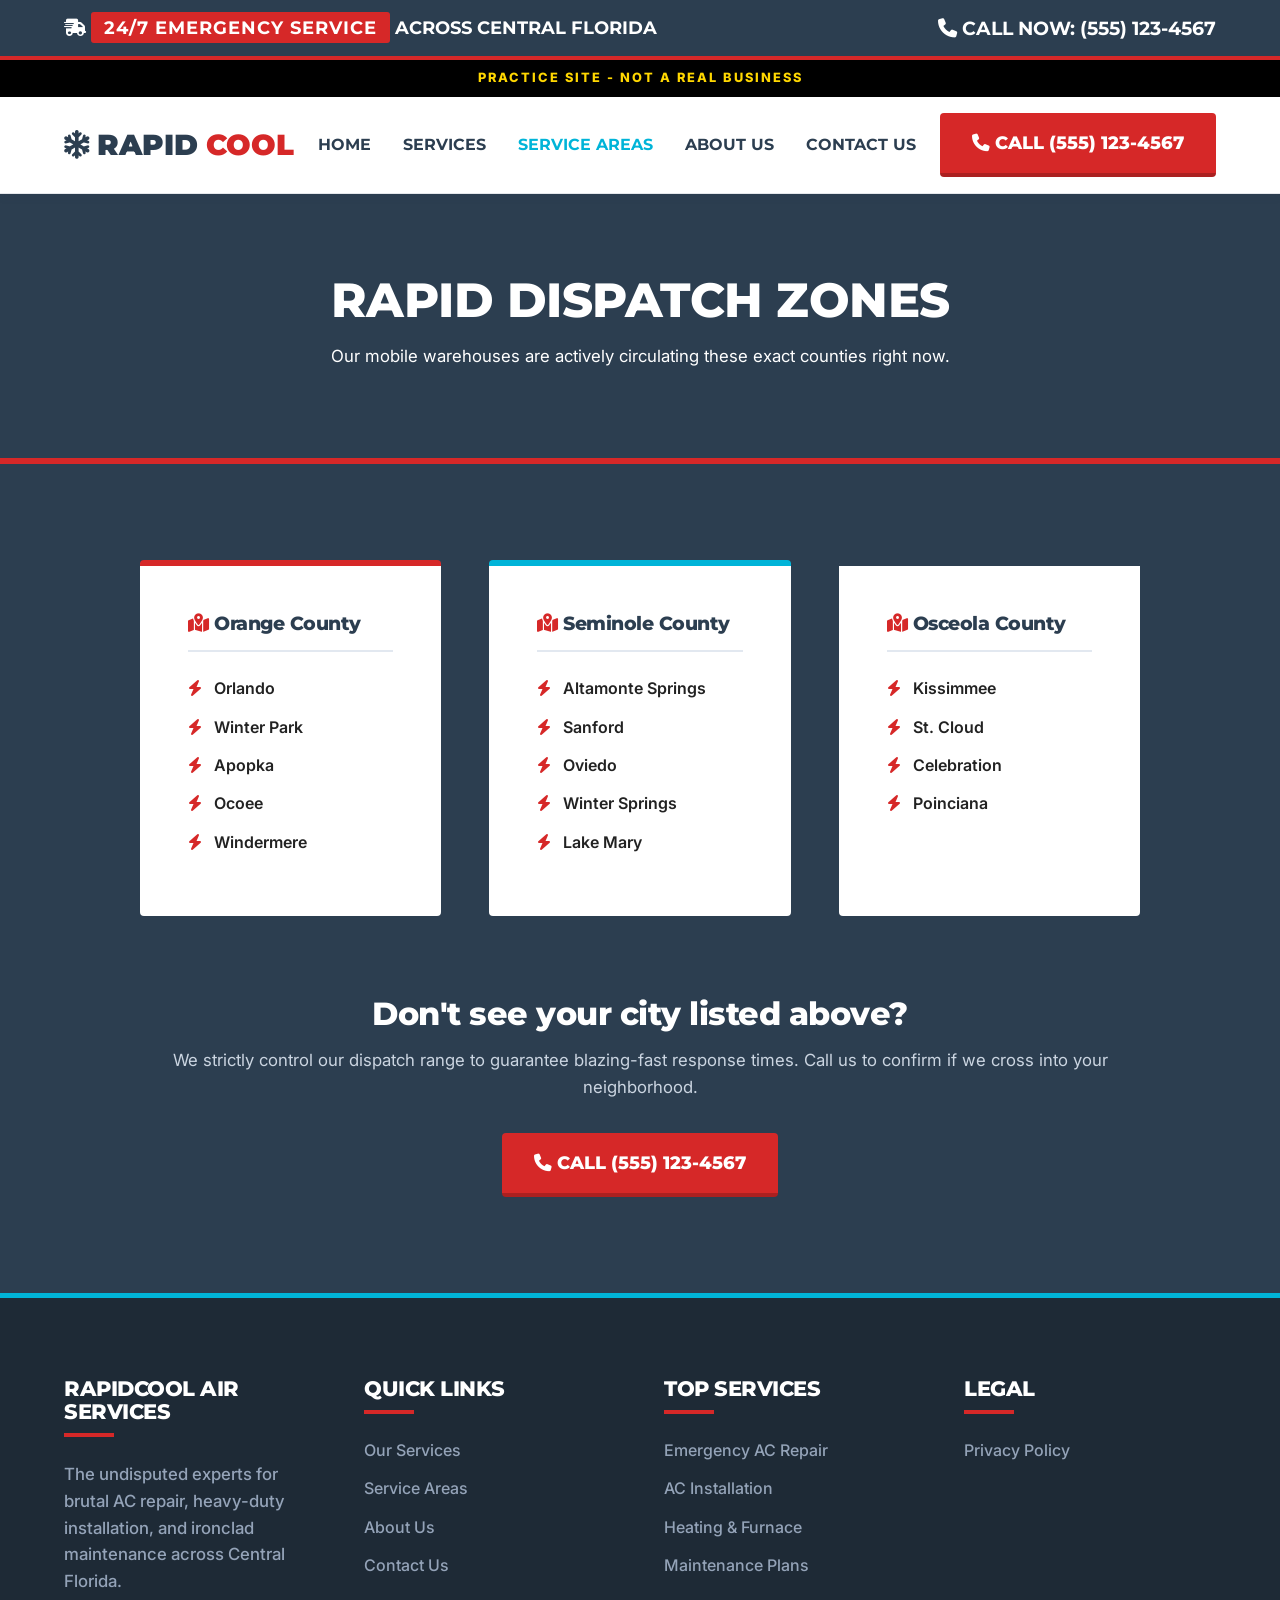
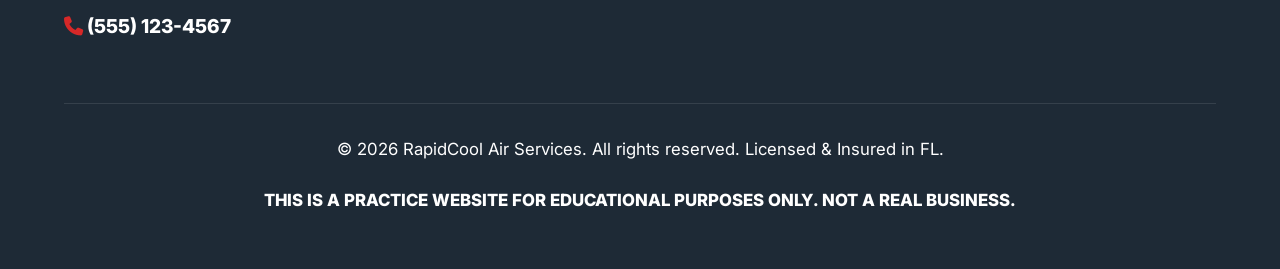
<file: service-areas/index.html>
﻿<!DOCTYPE html>
<html lang="en">

<head>
<!-- Google Tag Manager -->
<script>(function(w,d,s,l,i){w[l]=w[l]||[];w[l].push({'gtm.start':
new Date().getTime(),event:'gtm.js'});var f=d.getElementsByTagName(s)[0],
j=d.createElement(s),dl=l!='dataLayer'?'&l='+l:'';j.async=true;j.src=
'https://www.googletagmanager.com/gtm.js?id='+i+dl;f.parentNode.insertBefore(j,f);
})(window,document,'script','dataLayer','GTM-N6JX37G8');</script>
<!-- End Google Tag Manager -->
    <meta charset="UTF-8">
    <meta name="viewport" content="width=device-width, initial-scale=1.0">
    <title>HVAC Service Areas in Central Florida | RapidCool Air Services</title>
    <meta name="description" content="View our complete HVAC service coverage across Orange, Seminole, and Osceola counties including Orlando, Winter Park, and Kissimmee.">
    <link rel="stylesheet" href="../css/style.css">
    <link rel="stylesheet" href="https://cdnjs.cloudflare.com/ajax/libs/font-awesome/6.4.0/css/all.min.css">
</head>

<body>
<!-- Google Tag Manager (noscript) -->
<noscript><iframe src="https://www.googletagmanager.com/ns.html?id=GTM-N6JX37G8"
height="0" width="0" style="display:none;visibility:hidden"></iframe></noscript>
<!-- End Google Tag Manager (noscript) -->
    <div class="utility-bar">
        <div><i class="fa-solid fa-truck-fast"></i> <span class="utility-highlight">24/7 EMERGENCY SERVICE</span> ACROSS CENTRAL FLORIDA</div>
        <div style="font-size: 1.2rem;"><a href="tel:5551234567"><i class="fa-solid fa-phone"></i> CALL NOW: <strong>(555) 123-4567</strong></a></div>
    </div>
    <div class="practice-banner">PRACTICE SITE - NOT A REAL BUSINESS</div>

    <header class="site-header">
        <div class="header-container">
            <div class="logo">
                <a href="../"><i class="fa-solid fa-snowflake"></i> Rapid<span>Cool</span></a>
            </div>
            <nav class="main-nav">
                <ul>
                    <li><a href="../">Home</a></li>
                    <li><a href="../services/">Services</a></li>
                    <li><a href="../service-areas/" style="color: var(--secondary-color);">Service Areas</a></li>
                    <li><a href="../about-us/">About Us</a></li>
                    <li><a href="../contact/">Contact Us</a></li>
                </ul>
            </nav>
            <div class="header-cta">
                <a href="tel:5551234567" class="btn btn-accent"><i class="fa-solid fa-phone"></i> Call (555) 123-4567</a>
                <button class="mobile-menu-btn"><i class="fa-solid fa-bars"></i></button>
            </div>
        </div>
    </header>

    <div class="page-header">
        <h1>Rapid Dispatch Zones</h1>
        <p>Our mobile warehouses are actively circulating these exact counties right now.</p>
    </div>

    <section class="section section-dark">
        <div class="content-constrained text-center" style="max-width: 1000px;">
            <div style="display: grid; grid-template-columns: repeat(auto-fit, minmax(300px, 1fr)); gap: 3rem;">
                <!-- Orange County -->
                <div style="background: var(--white); padding: 3rem; border-radius: var(--rounded-md); text-align: left; color: var(--text-dark); border-top: 6px solid var(--accent-color);">
                    <h3 style="color: var(--primary-color); border-bottom: 2px solid #e2e8f0; padding-bottom: 1rem; margin-bottom: 1.5rem;"><i class="fa-solid fa-map-location-dot text-accent"></i> Orange County</h3>
                    <ul style="list-style: none; padding: 0;">
                        <li style="margin-bottom: 0.8rem; font-weight: 600;"><i class="fa-solid fa-bolt text-accent" style="margin-right: 0.5rem;"></i> Orlando</li>
                        <li style="margin-bottom: 0.8rem; font-weight: 600;"><i class="fa-solid fa-bolt text-accent" style="margin-right: 0.5rem;"></i> Winter Park</li>
                        <li style="margin-bottom: 0.8rem; font-weight: 600;"><i class="fa-solid fa-bolt text-accent" style="margin-right: 0.5rem;"></i> Apopka</li>
                        <li style="margin-bottom: 0.8rem; font-weight: 600;"><i class="fa-solid fa-bolt text-accent" style="margin-right: 0.5rem;"></i> Ocoee</li>
                        <li style="margin-bottom: 0.8rem; font-weight: 600;"><i class="fa-solid fa-bolt text-accent" style="margin-right: 0.5rem;"></i> Windermere</li>
                    </ul>
                </div>
                
                <!-- Seminole County -->
                <div style="background: var(--white); padding: 3rem; border-radius: var(--rounded-md); text-align: left; color: var(--text-dark); border-top: 6px solid var(--secondary-color);">
                    <h3 style="color: var(--primary-color); border-bottom: 2px solid #e2e8f0; padding-bottom: 1rem; margin-bottom: 1.5rem;"><i class="fa-solid fa-map-location-dot text-accent"></i> Seminole County</h3>
                    <ul style="list-style: none; padding: 0;">
                        <li style="margin-bottom: 0.8rem; font-weight: 600;"><i class="fa-solid fa-bolt text-accent" style="margin-right: 0.5rem;"></i> Altamonte Springs</li>
                        <li style="margin-bottom: 0.8rem; font-weight: 600;"><i class="fa-solid fa-bolt text-accent" style="margin-right: 0.5rem;"></i> Sanford</li>
                        <li style="margin-bottom: 0.8rem; font-weight: 600;"><i class="fa-solid fa-bolt text-accent" style="margin-right: 0.5rem;"></i> Oviedo</li>
                        <li style="margin-bottom: 0.8rem; font-weight: 600;"><i class="fa-solid fa-bolt text-accent" style="margin-right: 0.5rem;"></i> Winter Springs</li>
                        <li style="margin-bottom: 0.8rem; font-weight: 600;"><i class="fa-solid fa-bolt text-accent" style="margin-right: 0.5rem;"></i> Lake Mary</li>
                    </ul>
                </div>

                <!-- Osceola County -->
                <div style="background: var(--white); padding: 3rem; border-radius: var(--rounded-md); text-align: left; color: var(--text-dark); border-top: 6px solid var(--primary-color);">
                    <h3 style="color: var(--primary-color); border-bottom: 2px solid #e2e8f0; padding-bottom: 1rem; margin-bottom: 1.5rem;"><i class="fa-solid fa-map-location-dot text-accent"></i> Osceola County</h3>
                    <ul style="list-style: none; padding: 0;">
                        <li style="margin-bottom: 0.8rem; font-weight: 600;"><i class="fa-solid fa-bolt text-accent" style="margin-right: 0.5rem;"></i> Kissimmee</li>
                        <li style="margin-bottom: 0.8rem; font-weight: 600;"><i class="fa-solid fa-bolt text-accent" style="margin-right: 0.5rem;"></i> St. Cloud</li>
                        <li style="margin-bottom: 0.8rem; font-weight: 600;"><i class="fa-solid fa-bolt text-accent" style="margin-right: 0.5rem;"></i> Celebration</li>
                        <li style="margin-bottom: 0.8rem; font-weight: 600;"><i class="fa-solid fa-bolt text-accent" style="margin-right: 0.5rem;"></i> Poinciana</li>
                    </ul>
                </div>
            </div>

            <div style="margin-top: 5rem; text-align: center;">
                <h3 style="margin-bottom: 1rem; color: var(--white); font-size: 2rem;">Don't see your city listed above?</h3>
                <p style="color: #cbd5e1; margin-bottom: 2rem;">We strictly control our dispatch range to guarantee blazing-fast response times. Call us to confirm if we cross into your neighborhood.</p>
                <div style="margin-top: 1.5rem;">
                    <a href="tel:5551234567" class="btn btn-accent"><i class="fa-solid fa-phone"></i> Call (555) 123-4567</a>
                </div>
            </div>
        </div>
    </section>

    <footer class="site-footer">
        <div class="footer-grid">
            <div class="footer-col">
                <h4>RapidCool Air Services</h4>
                <p>The undisputed experts for brutal AC repair, heavy-duty installation, and ironclad maintenance across Central Florida.</p>
                <div style="margin-top: 1rem;"><a href="tel:5551234567" style="font-size: 1.2rem; font-weight: 800; color: var(--white);"><i class="fa-solid fa-phone" style="color: var(--accent-color);"></i> (555) 123-4567</a></div>
            </div>
            <div class="footer-col">
                <h4>Quick Links</h4>
                <a href="../services/">Our Services</a>
                <a href="../service-areas/">Service Areas</a>
                <a href="../about-us/">About Us</a>
                <a href="../contact/">Contact Us</a>
            </div>
            <div class="footer-col">
                <h4>Top Services</h4>
                <a href="../services/ac-repair/">Emergency AC Repair</a>
                <a href="../services/ac-installation/">AC Installation</a>
                <a href="../services/heating/">Heating & Furnace</a>
                <a href="../services/hvac-maintenance/">Maintenance Plans</a>
            </div>
            <div class="footer-col">
                <h4>Legal</h4>
                <a href="../privacy-policy/">Privacy Policy</a>
            </div>
        </div>
        <div class="footer-bottom">
            <p>&copy; 2026 RapidCool Air Services. All rights reserved. Licensed & Insured in FL.</p>
            <p class="practice-disclaimer">This is a practice website for educational purposes only. Not a real business.</p>
        </div>
    </footer>

    <a href="tel:5551234567" class="mobile-fab"><i class="fa-solid fa-phone"></i></a>
    <script src="../js/main.js"></script>
</body>
</html>
</file>
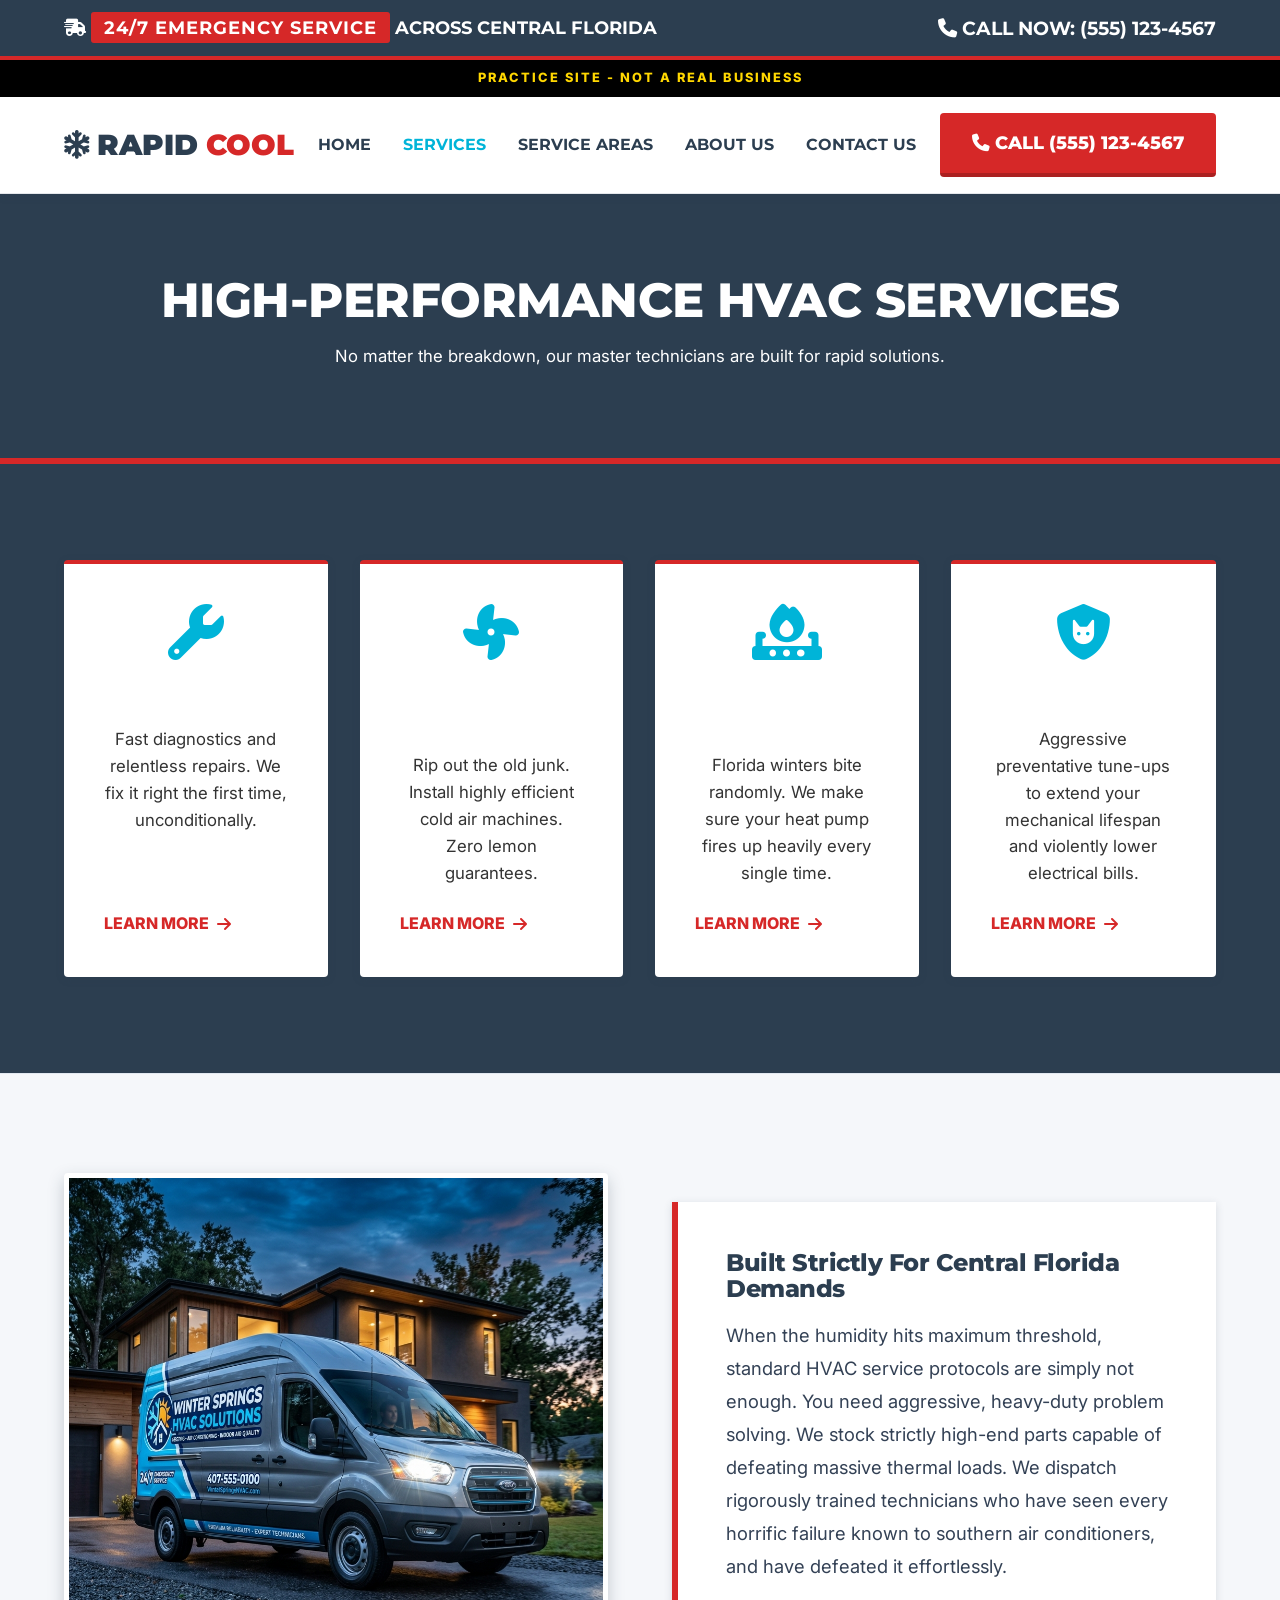
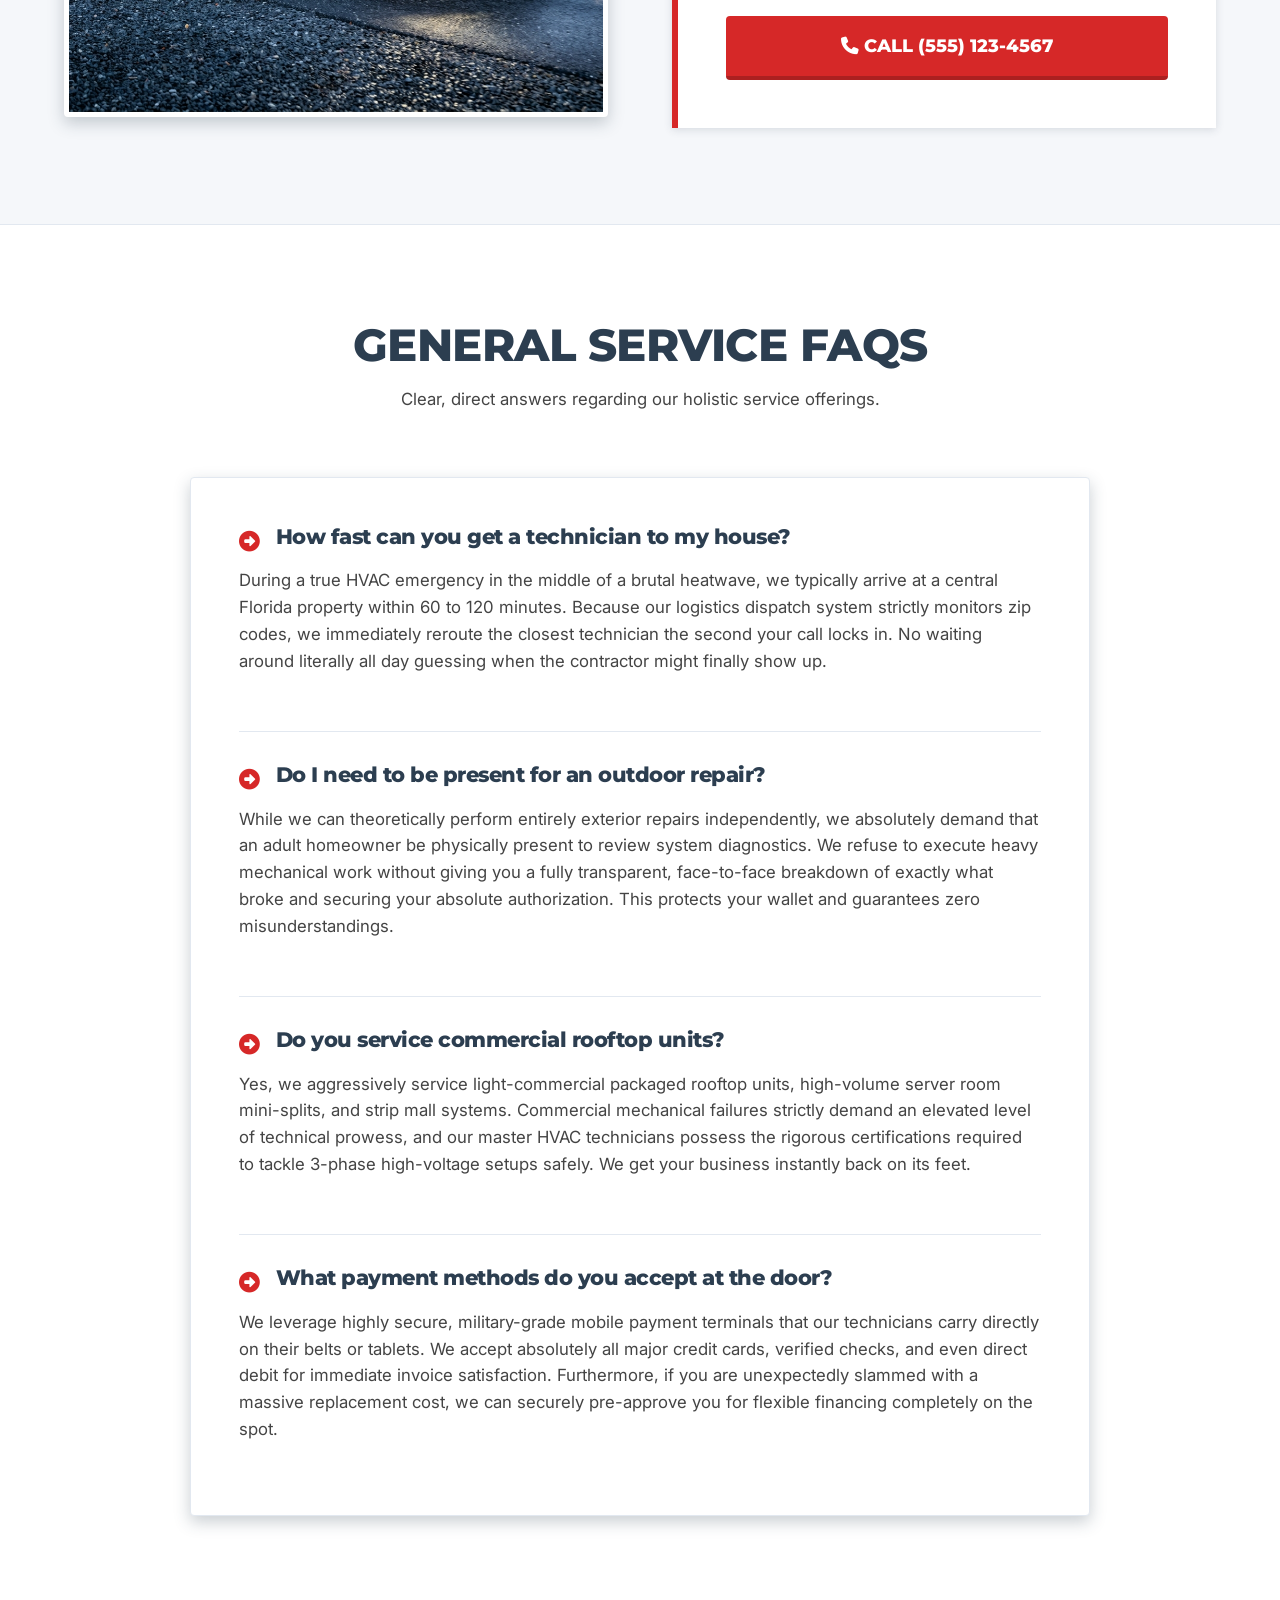
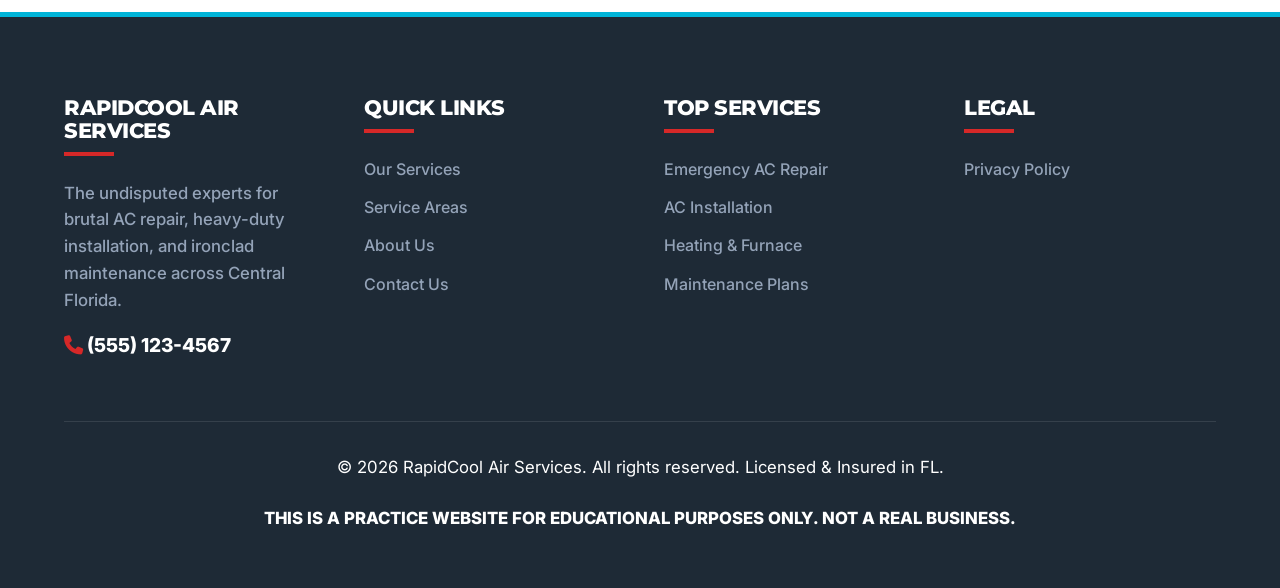
<file: services/index.html>
﻿<!DOCTYPE html>
<html lang="en">

<head>
<!-- Google Tag Manager -->
<script>(function(w,d,s,l,i){w[l]=w[l]||[];w[l].push({'gtm.start':
new Date().getTime(),event:'gtm.js'});var f=d.getElementsByTagName(s)[0],
j=d.createElement(s),dl=l!='dataLayer'?'&l='+l:'';j.async=true;j.src=
'https://www.googletagmanager.com/gtm.js?id='+i+dl;f.parentNode.insertBefore(j,f);
})(window,document,'script','dataLayer','GTM-N6JX37G8');</script>
<!-- End Google Tag Manager -->
    <meta charset="UTF-8">
    <meta name="viewport" content="width=device-width, initial-scale=1.0">
    <title>HVAC Services in Orlando | RapidCool Air Services</title>
    <meta name="description" content="Explore our complete line of HVAC services including AC repair, AC installation, heating services, and professional maintenance. Serving Central Florida.">
    <link rel="stylesheet" href="../css/style.css">
    <link rel="stylesheet" href="https://cdnjs.cloudflare.com/ajax/libs/font-awesome/6.4.0/css/all.min.css">
</head>

<body>
<!-- Google Tag Manager (noscript) -->
<noscript><iframe src="https://www.googletagmanager.com/ns.html?id=GTM-N6JX37G8"
height="0" width="0" style="display:none;visibility:hidden"></iframe></noscript>
<!-- End Google Tag Manager (noscript) -->
    <div class="utility-bar">
        <div><i class="fa-solid fa-truck-fast"></i> <span class="utility-highlight">24/7 EMERGENCY SERVICE</span> ACROSS CENTRAL FLORIDA</div>
        <div style="font-size: 1.2rem;"><a href="tel:5551234567"><i class="fa-solid fa-phone"></i> CALL NOW: <strong>(555) 123-4567</strong></a></div>
    </div>
    <div class="practice-banner">PRACTICE SITE - NOT A REAL BUSINESS</div>

    <header class="site-header">
        <div class="header-container">
            <div class="logo">
                <a href="../"><i class="fa-solid fa-snowflake"></i> Rapid<span>Cool</span></a>
            </div>
            <nav class="main-nav">
                <ul>
                    <li><a href="../">Home</a></li>
                    <li><a href="../services/" style="color: var(--secondary-color);">Services</a></li>
                    <li><a href="../service-areas/">Service Areas</a></li>
                    <li><a href="../about-us/">About Us</a></li>
                    <li><a href="../contact/">Contact Us</a></li>
                </ul>
            </nav>
            <div class="header-cta">
                <a href="tel:5551234567" class="btn btn-accent"><i class="fa-solid fa-phone"></i> Call (555) 123-4567</a>
                <button class="mobile-menu-btn"><i class="fa-solid fa-bars"></i></button>
            </div>
        </div>
    </header>

    <div class="page-header">
        <h1>High-Performance HVAC Services</h1>
        <p>No matter the breakdown, our master technicians are built for rapid solutions.</p>
    </div>

    <!-- Services Overview -->
    <section class="section section-dark">
        <div class="services-grid">
            <div class="service-card" style="border-top: 4px solid var(--accent-color);">
                <i class="fa-solid fa-wrench service-icon"></i>
                <h3>AC Repair</h3>
                <p>Fast diagnostics and relentless repairs. We fix it right the first time, unconditionally.</p>
                <a href="../services/ac-repair/" class="service-link">Learn More <i class="fa-solid fa-arrow-right"></i></a>
            </div>
            <div class="service-card" style="border-top: 4px solid var(--accent-color);">
                <i class="fa-solid fa-fan service-icon"></i>
                <h3>AC Installation</h3>
                <p>Rip out the old junk. Install highly efficient cold air machines. Zero lemon guarantees.</p>
                <a href="../services/ac-installation/" class="service-link">Learn More <i class="fa-solid fa-arrow-right"></i></a>
            </div>
            <div class="service-card" style="border-top: 4px solid var(--accent-color);">
                <i class="fa-solid fa-fire-burner service-icon"></i>
                <h3>Heating Experts</h3>
                <p>Florida winters bite randomly. We make sure your heat pump fires up heavily every single time.</p>
                <a href="../services/heating/" class="service-link">Learn More <i class="fa-solid fa-arrow-right"></i></a>
            </div>
            <div class="service-card" style="border-top: 4px solid var(--accent-color);">
                <i class="fa-solid fa-shield-cat service-icon"></i>
                <h3>Maintenance</h3>
                <p>Aggressive preventative tune-ups to extend your mechanical lifespan and violently lower electrical bills.</p>
                <a href="../services/hvac-maintenance/" class="service-link">Learn More <i class="fa-solid fa-arrow-right"></i></a>
            </div>
        </div>
    </section>

    <!-- Additional Image & Trust -->
    <section class="section section-bg">
        <div class="split-content reverse">
            <div class="dr-copy-box">
                <h2 style="color: var(--primary-color);">Built Strictly For Central Florida Demands</h2>
                <p class="dr-paragraph">When the humidity hits maximum threshold, standard HVAC service protocols are simply not enough. You need aggressive, heavy-duty problem solving. We stock strictly high-end parts capable of defeating massive thermal loads. We dispatch rigorously trained technicians who have seen every horrific failure known to southern air conditioners, and have defeated it effortlessly.</p>
                <a href="tel:5551234567" class="btn btn-accent" style="width: 100%;"><i class="fa-solid fa-phone"></i> Call (555) 123-4567</a>
            </div>
            <div>
                <img src="../images/emergency_response.png" alt="Winter Springs HVAC Solutions 24/7 emergency service van arriving at a Central Florida home at dusk" class="rugged-img">
            </div>
        </div>
    </section>

    <!-- Schema FAQ Section -->
    <section class="section">
        <div class="section-header">
            <h2>General Service FAQs</h2>
            <p>Clear, direct answers regarding our holistic service offerings.</p>
        </div>
        
        <div class="faq-section">
            <div class="faq-item">
                <h3><i class="fa-solid fa-circle-right"></i> How fast can you get a technician to my house?</h3>
                <p>During a true HVAC emergency in the middle of a brutal heatwave, we typically arrive at a central Florida property within 60 to 120 minutes. Because our logistics dispatch system strictly monitors zip codes, we immediately reroute the closest technician the second your call locks in. No waiting around literally all day guessing when the contractor might finally show up.</p>
            </div>
            <div class="faq-item">
                <h3><i class="fa-solid fa-circle-right"></i> Do I need to be present for an outdoor repair?</h3>
                <p>While we can theoretically perform entirely exterior repairs independently, we absolutely demand that an adult homeowner be physically present to review system diagnostics. We refuse to execute heavy mechanical work without giving you a fully transparent, face-to-face breakdown of exactly what broke and securing your absolute authorization. This protects your wallet and guarantees zero misunderstandings.</p>
            </div>
            <div class="faq-item">
                <h3><i class="fa-solid fa-circle-right"></i> Do you service commercial rooftop units?</h3>
                <p>Yes, we aggressively service light-commercial packaged rooftop units, high-volume server room mini-splits, and strip mall systems. Commercial mechanical failures strictly demand an elevated level of technical prowess, and our master HVAC technicians possess the rigorous certifications required to tackle 3-phase high-voltage setups safely. We get your business instantly back on its feet.</p>
            </div>
            <div class="faq-item">
                <h3><i class="fa-solid fa-circle-right"></i> What payment methods do you accept at the door?</h3>
                <p>We leverage highly secure, military-grade mobile payment terminals that our technicians carry directly on their belts or tablets. We accept absolutely all major credit cards, verified checks, and even direct debit for immediate invoice satisfaction. Furthermore, if you are unexpectedly slammed with a massive replacement cost, we can securely pre-approve you for flexible financing completely on the spot.</p>
            </div>
        </div>
        
        <script type="application/ld+json">
        {
            "@context": "https://schema.org",
            "@type": "FAQPage",
            "mainEntity": [{
                "@type": "Question",
                "name": "How fast can you get a technician to my house?",
                "acceptedAnswer": {
                "@type": "Answer",
                "text": "During a true HVAC emergency in the middle of a brutal heatwave, we typically arrive at a central Florida property within 60 to 120 minutes. Because our logistics dispatch system strictly monitors zip codes, we immediately reroute the closest technician the second your call locks in. No waiting around literally all day guessing when the contractor might finally show up."
                }
            },{
                "@type": "Question",
                "name": "Do I need to be present for an outdoor repair?",
                "acceptedAnswer": {
                "@type": "Answer",
                "text": "While we can theoretically perform entirely exterior repairs independently, we absolutely demand that an adult homeowner be physically present to review system diagnostics. We refuse to execute heavy mechanical work without giving you a fully transparent, face-to-face breakdown of exactly what broke and securing your absolute authorization. This protects your wallet and guarantees zero misunderstandings."
                }
            },{
                "@type": "Question",
                "name": "Do you service commercial rooftop units?",
                "acceptedAnswer": {
                "@type": "Answer",
                "text": "Yes, we aggressively service light-commercial packaged rooftop units, high-volume server room mini-splits, and strip mall systems. Commercial mechanical failures strictly demand an elevated level of technical prowess, and our master HVAC technicians possess the rigorous certifications required to tackle 3-phase high-voltage setups safely. We get your business instantly back on its feet."
                }
            },{
                "@type": "Question",
                "name": "What payment methods do you accept at the door?",
                "acceptedAnswer": {
                "@type": "Answer",
                "text": "We leverage highly secure, military-grade mobile payment terminals that our technicians carry directly on their belts or tablets. We accept absolutely all major credit cards, verified checks, and even direct debit for immediate invoice satisfaction. Furthermore, if you are unexpectedly slammed with a massive replacement cost, we can securely pre-approve you for flexible financing completely on the spot."
                }
            }]
        }
        </script>
    </section>

    <footer class="site-footer">
        <div class="footer-grid">
            <div class="footer-col">
                <h4>RapidCool Air Services</h4>
                <p>The undisputed experts for brutal AC repair, heavy-duty installation, and ironclad maintenance across Central Florida.</p>
                <div style="margin-top: 1rem;"><a href="tel:5551234567" style="font-size: 1.2rem; font-weight: 800; color: var(--white);"><i class="fa-solid fa-phone" style="color: var(--accent-color);"></i> (555) 123-4567</a></div>
            </div>
            <div class="footer-col">
                <h4>Quick Links</h4>
                <a href="../services/">Our Services</a>
                <a href="../service-areas/">Service Areas</a>
                <a href="../about-us/">About Us</a>
                <a href="../contact/">Contact Us</a>
            </div>
            <div class="footer-col">
                <h4>Top Services</h4>
                <a href="../services/ac-repair/">Emergency AC Repair</a>
                <a href="../services/ac-installation/">AC Installation</a>
                <a href="../services/heating/">Heating & Furnace</a>
                <a href="../services/hvac-maintenance/">Maintenance Plans</a>
            </div>
            <div class="footer-col">
                <h4>Legal</h4>
                <a href="../privacy-policy/">Privacy Policy</a>
            </div>
        </div>
        <div class="footer-bottom">
            <p>&copy; 2026 RapidCool Air Services. All rights reserved. Licensed & Insured in FL.</p>
            <p class="practice-disclaimer">This is a practice website for educational purposes only. Not a real business.</p>
        </div>
    </footer>

    <a href="tel:5551234567" class="mobile-fab"><i class="fa-solid fa-phone"></i></a>
    <script src="../js/main.js"></script>
</body>
</html>
</file>
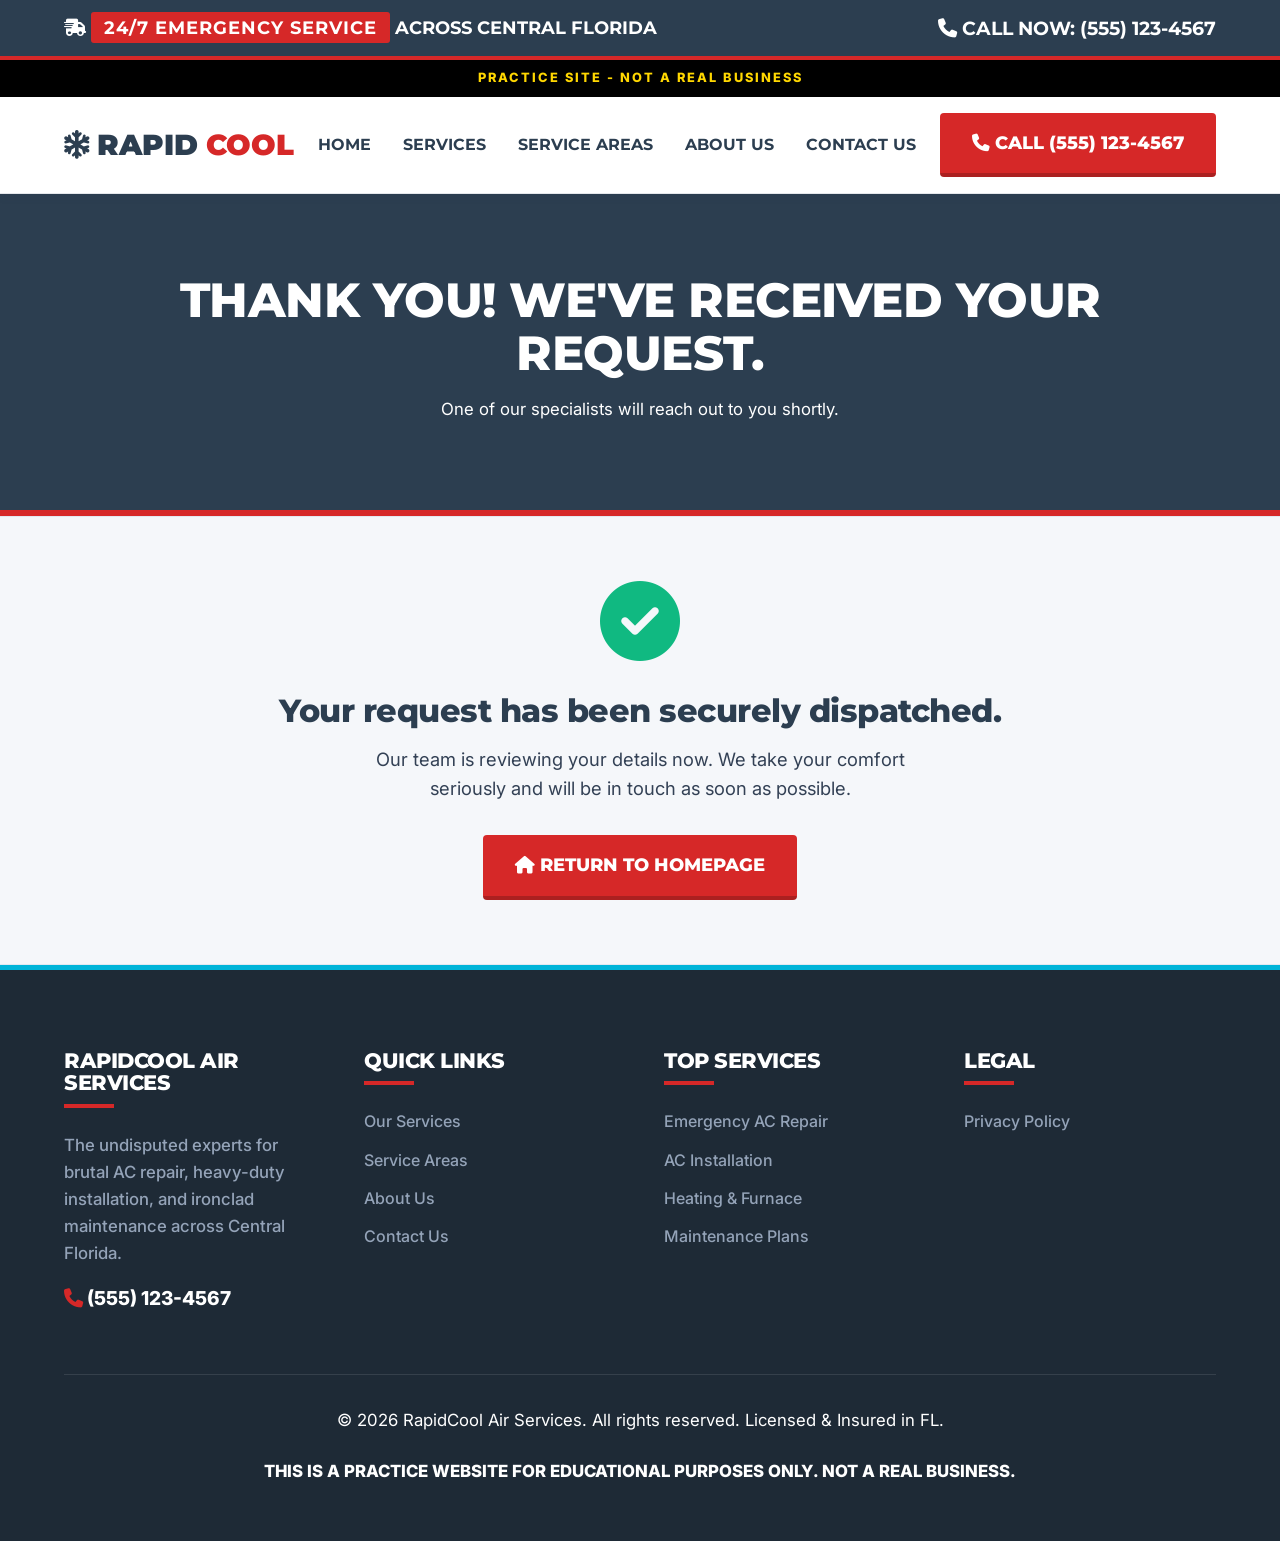
<file: thank-you/index.html>
<!DOCTYPE html>
<html lang="en">

<head>
<!-- Google Tag Manager -->
<script>(function(w,d,s,l,i){w[l]=w[l]||[];w[l].push({'gtm.start':
new Date().getTime(),event:'gtm.js'});var f=d.getElementsByTagName(s)[0],
j=d.createElement(s),dl=l!='dataLayer'?'&l='+l:'';j.async=true;j.src=
'https://www.googletagmanager.com/gtm.js?id='+i+dl;f.parentNode.insertBefore(j,f);
})(window,document,'script','dataLayer','GTM-N6JX37G8');</script>
<!-- End Google Tag Manager -->
    <meta charset="UTF-8">
    <meta name="viewport" content="width=device-width, initial-scale=1.0">
    <title>Thank You | RapidCool Air Services</title>
    <meta name="description" content="Thank you for contacting RapidCool Air Services. We will reach out to you shortly.">
    <link rel="stylesheet" href="../css/style.css">
    <link rel="stylesheet" href="https://cdnjs.cloudflare.com/ajax/libs/font-awesome/6.4.0/css/all.min.css">
</head>

<body>
<!-- Google Tag Manager (noscript) -->
<noscript><iframe src="https://www.googletagmanager.com/ns.html?id=GTM-N6JX37G8"
height="0" width="0" style="display:none;visibility:hidden"></iframe></noscript>
<!-- End Google Tag Manager (noscript) -->
    <div class="utility-bar">
        <div><i class="fa-solid fa-truck-fast"></i> <span class="utility-highlight">24/7 EMERGENCY SERVICE</span> ACROSS CENTRAL FLORIDA</div>
        <div style="font-size: 1.2rem;"><a href="tel:5551234567"><i class="fa-solid fa-phone"></i> CALL NOW: <strong>(555) 123-4567</strong></a></div>
    </div>
    <div class="practice-banner">PRACTICE SITE - NOT A REAL BUSINESS</div>

    <header class="site-header">
        <div class="header-container">
            <div class="logo">
                <a href="../"><i class="fa-solid fa-snowflake"></i> Rapid<span>Cool</span></a>
            </div>
            <nav class="main-nav">
                <ul>
                    <li><a href="../">Home</a></li>
                    <li><a href="../services/">Services</a></li>
                    <li><a href="../service-areas/">Service Areas</a></li>
                    <li><a href="../about-us/">About Us</a></li>
                    <li><a href="../contact/">Contact Us</a></li>
                </ul>
            </nav>
            <div class="header-cta">
                <a href="tel:5551234567" class="btn btn-accent"><i class="fa-solid fa-phone"></i> Call (555) 123-4567</a>
                <button class="mobile-menu-btn"><i class="fa-solid fa-bars"></i></button>
            </div>
        </div>
    </header>

    <div class="page-header">
        <h1>Thank You! We've Received Your Request.</h1>
        <p>One of our specialists will reach out to you shortly.</p>
    </div>

    <section class="section section-bg" style="text-align: center; padding: 4rem 5%; min-height: 40vh; display: flex; flex-direction: column; justify-content: center; align-items: center;">
        <i class="fa-solid fa-circle-check" style="font-size: 5rem; color: #10B981; margin-bottom: 2rem;"></i>
        <h2 style="font-size: 2rem; margin-bottom: 1rem; color: var(--primary-color); font-family: 'Montserrat', sans-serif; font-weight: 800;">Your request has been securely dispatched.</h2>
        <p style="font-size: 1.15rem; max-width: 600px; margin-bottom: 2rem; color: #334155;">Our team is reviewing your details now. We take your comfort seriously and will be in touch as soon as possible.</p>
        <a href="../" class="btn btn-accent"><i class="fa-solid fa-house"></i> RETURN TO HOMEPAGE</a>
    </section>

    <footer class="site-footer">
        <div class="footer-grid">
            <div class="footer-col">
                <h4>RapidCool Air Services</h4>
                <p>The undisputed experts for brutal AC repair, heavy-duty installation, and ironclad maintenance across Central Florida.</p>
                <div style="margin-top: 1rem;"><a href="tel:5551234567" style="font-size: 1.2rem; font-weight: 800; color: var(--white);"><i class="fa-solid fa-phone" style="color: var(--accent-color);"></i> (555) 123-4567</a></div>
            </div>
            <div class="footer-col">
                <h4>Quick Links</h4>
                <a href="../services/">Our Services</a>
                <a href="../service-areas/">Service Areas</a>
                <a href="../about-us/">About Us</a>
                <a href="../contact/">Contact Us</a>
            </div>
            <div class="footer-col">
                <h4>Top Services</h4>
                <a href="../services/ac-repair/">Emergency AC Repair</a>
                <a href="../services/ac-installation/">AC Installation</a>
                <a href="../services/heating/">Heating & Furnace</a>
                <a href="../services/hvac-maintenance/">Maintenance Plans</a>
            </div>
            <div class="footer-col">
                <h4>Legal</h4>
                <a href="../privacy-policy/">Privacy Policy</a>
            </div>
        </div>
        <div class="footer-bottom">
            <p>&copy; 2026 RapidCool Air Services. All rights reserved. Licensed & Insured in FL.</p>
            <p class="practice-disclaimer">This is a practice website for educational purposes only. Not a real business.</p>
        </div>
    </footer>

    <a href="tel:5551234567" class="mobile-fab"><i class="fa-solid fa-phone"></i></a>
    <script src="../js/main.js"></script>
</body>
</html>
</file>
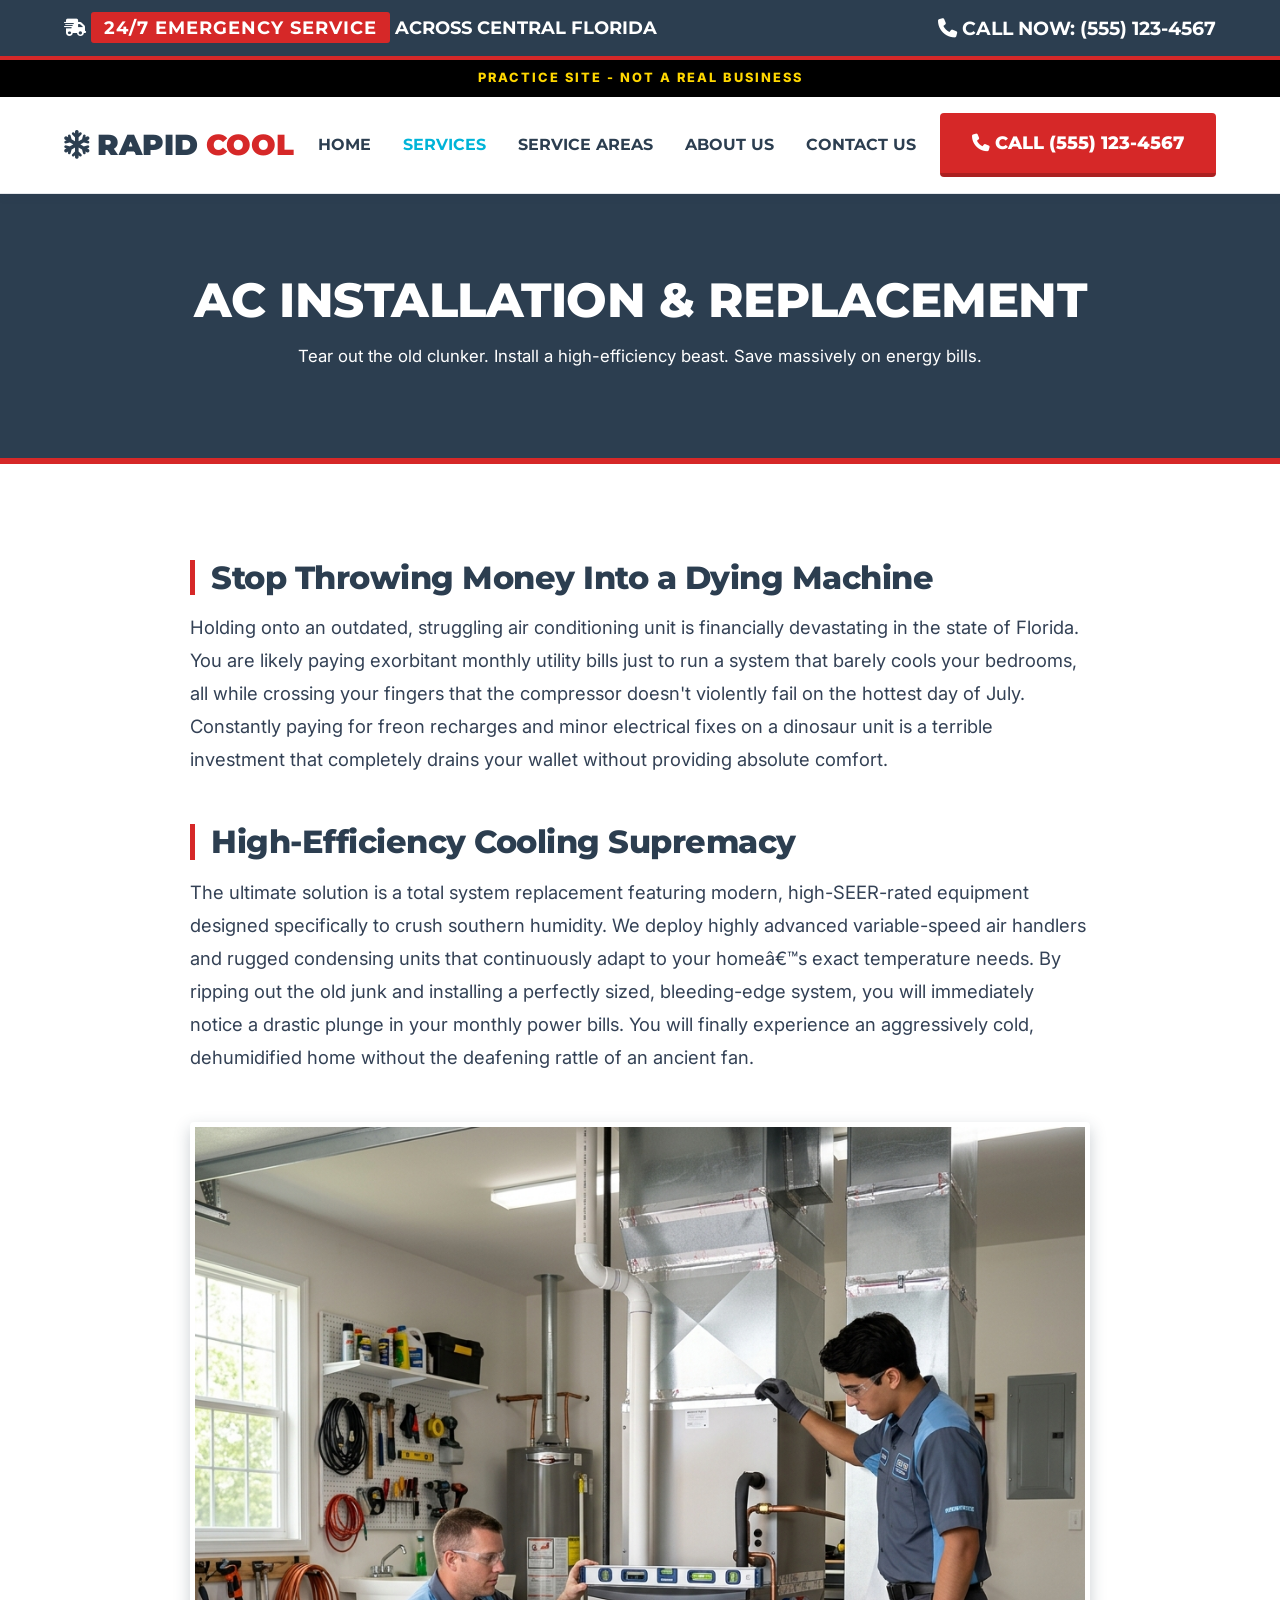
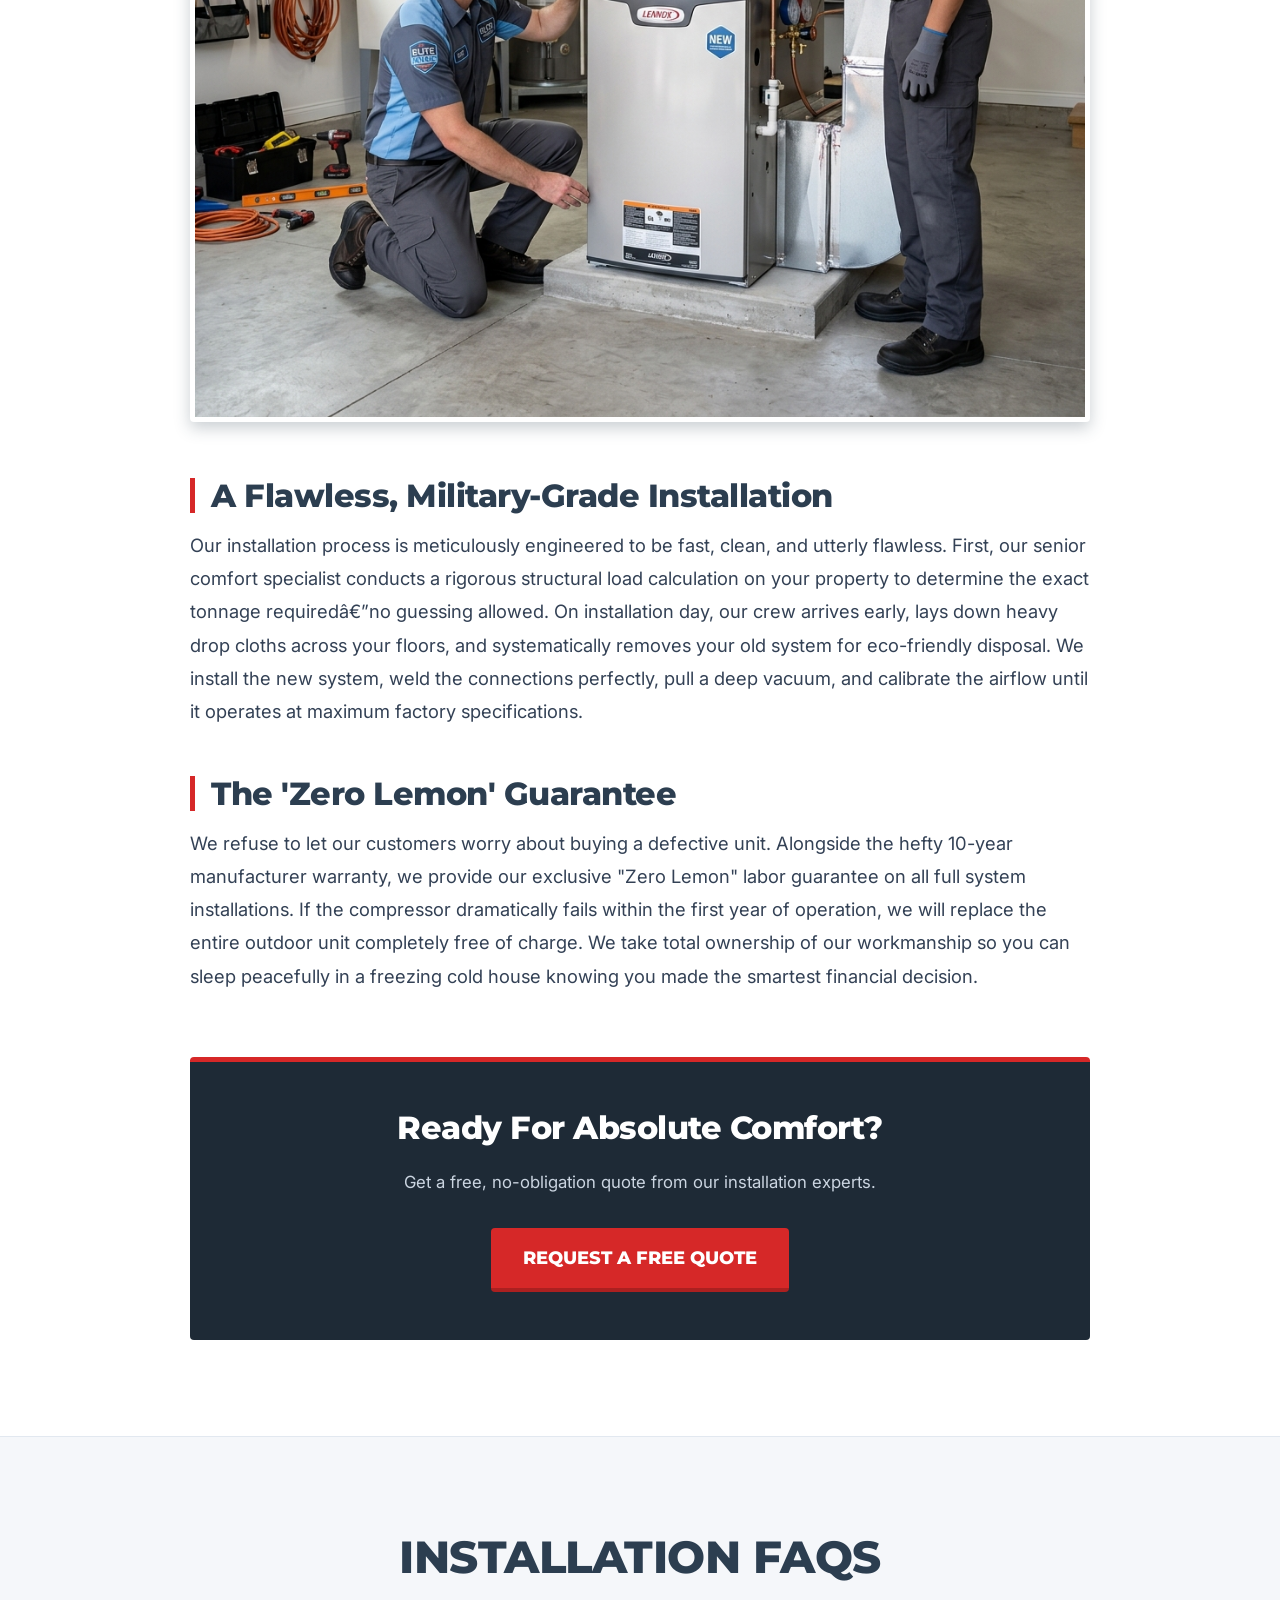
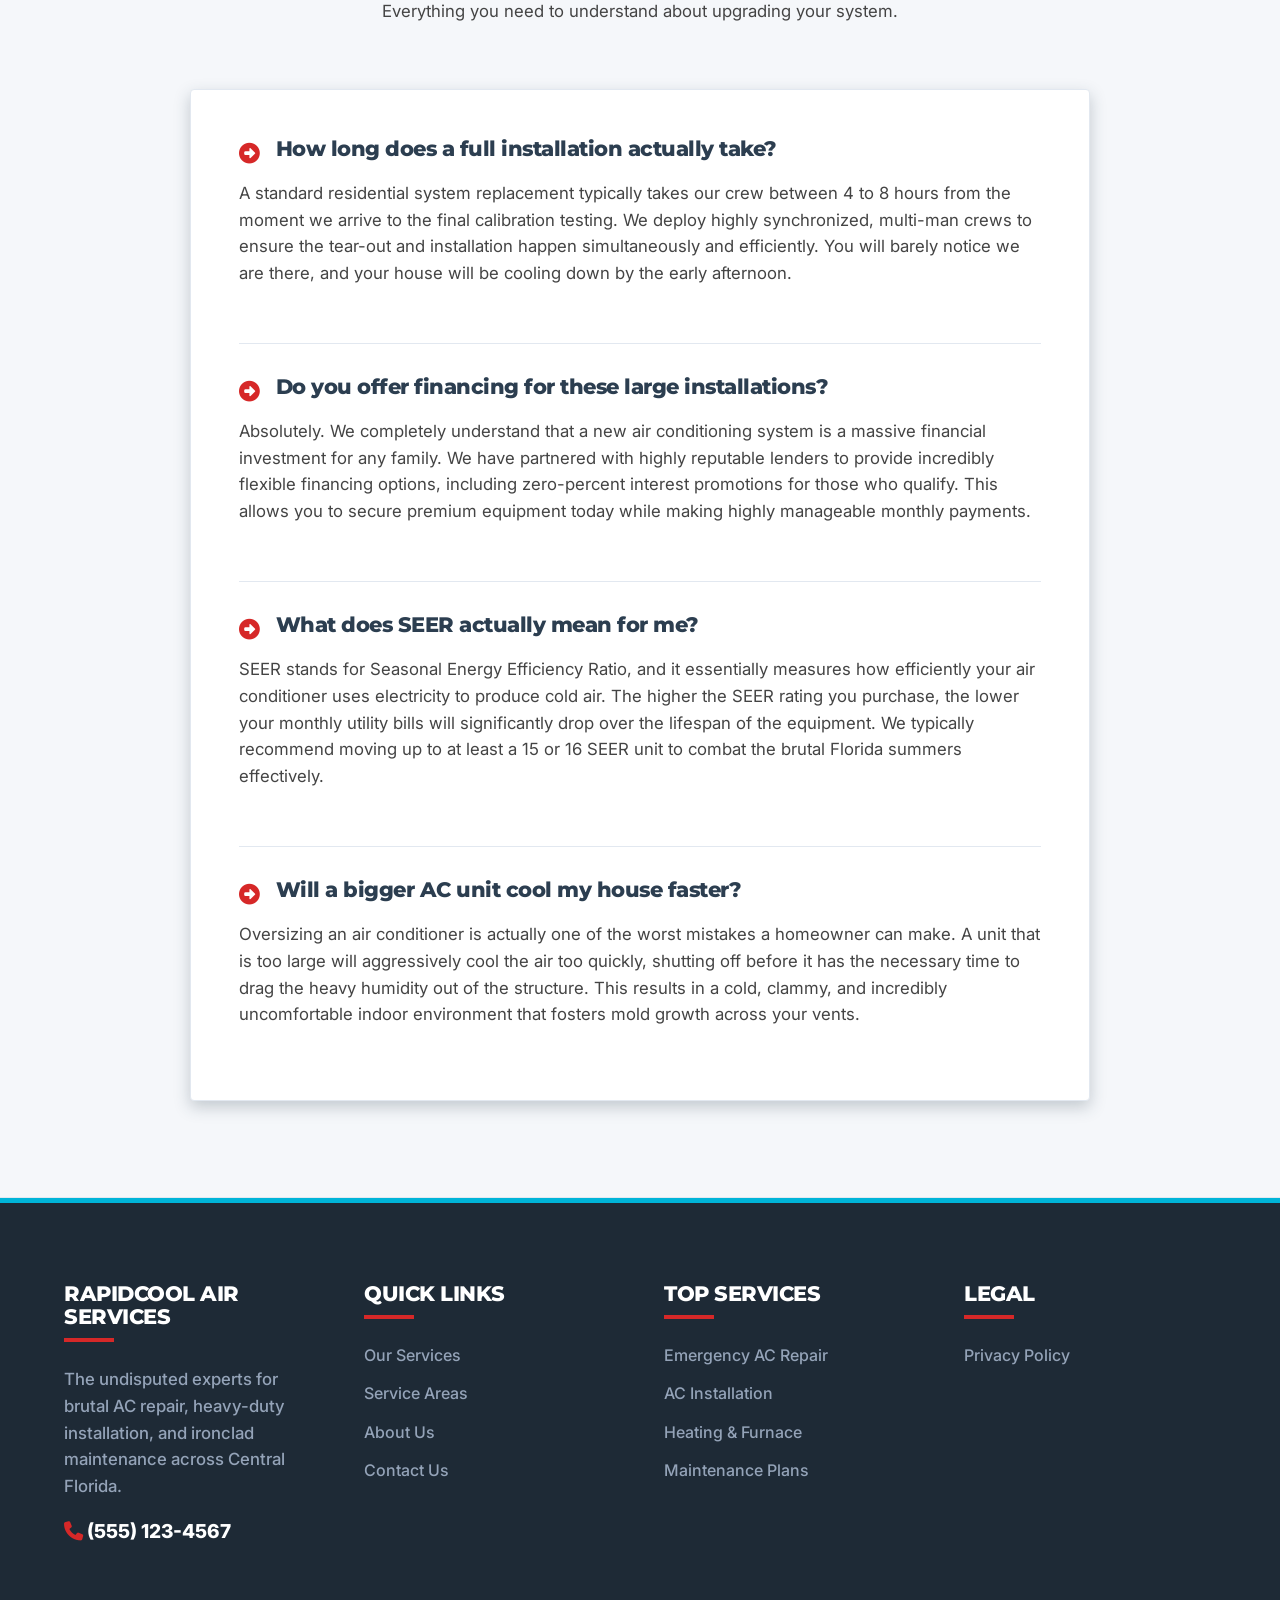
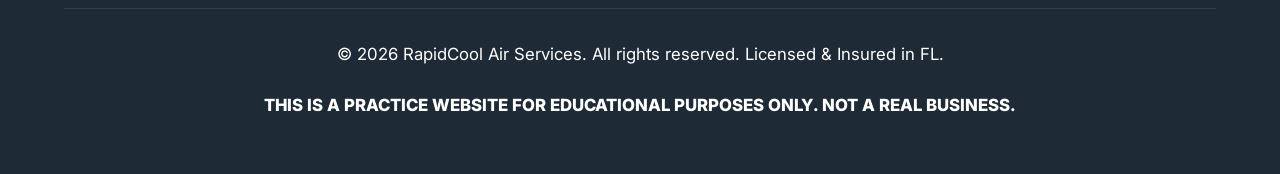
<file: services/ac-installation/index.html>
﻿<!DOCTYPE html>
<html lang="en">

<head>
<!-- Google Tag Manager -->
<script>(function(w,d,s,l,i){w[l]=w[l]||[];w[l].push({'gtm.start':
new Date().getTime(),event:'gtm.js'});var f=d.getElementsByTagName(s)[0],
j=d.createElement(s),dl=l!='dataLayer'?'&l='+l:'';j.async=true;j.src=
'https://www.googletagmanager.com/gtm.js?id='+i+dl;f.parentNode.insertBefore(j,f);
})(window,document,'script','dataLayer','GTM-N6JX37G8');</script>
<!-- End Google Tag Manager -->
    <meta charset="UTF-8">
    <meta name="viewport" content="width=device-width, initial-scale=1.0">
    <title>AC Installation & Replacement | RapidCool Air Services</title>
    <meta name="description" content="Upgrade to an energy-efficient AC system. RapidCool offers expert installation, financing options, and top brands for Central Florida homeowners.">
    <link rel="stylesheet" href="../../css/style.css">
    <link rel="stylesheet" href="https://cdnjs.cloudflare.com/ajax/libs/font-awesome/6.4.0/css/all.min.css">
</head>

<body>
<!-- Google Tag Manager (noscript) -->
<noscript><iframe src="https://www.googletagmanager.com/ns.html?id=GTM-N6JX37G8"
height="0" width="0" style="display:none;visibility:hidden"></iframe></noscript>
<!-- End Google Tag Manager (noscript) -->
    <div class="utility-bar">
        <div><i class="fa-solid fa-truck-fast"></i> <span class="utility-highlight">24/7 EMERGENCY SERVICE</span> ACROSS CENTRAL FLORIDA</div>
        <div style="font-size: 1.2rem;"><a href="tel:5551234567"><i class="fa-solid fa-phone"></i> CALL NOW: <strong>(555) 123-4567</strong></a></div>
    </div>
    <div class="practice-banner">PRACTICE SITE - NOT A REAL BUSINESS</div>

    <header class="site-header">
        <div class="header-container">
            <div class="logo">
                <a href="../../"><i class="fa-solid fa-snowflake"></i> Rapid<span>Cool</span></a>
            </div>
            <nav class="main-nav">
                <ul>
                    <li><a href="../../">Home</a></li>
                    <li><a href="../../services/" style="color: var(--secondary-color);">Services</a></li>
                    <li><a href="../../service-areas/">Service Areas</a></li>
                    <li><a href="../../about-us/">About Us</a></li>
                    <li><a href="../../contact/">Contact Us</a></li>
                </ul>
            </nav>
            <div class="header-cta">
                <a href="tel:5551234567" class="btn btn-accent"><i class="fa-solid fa-phone"></i> Call (555) 123-4567</a>
                <button class="mobile-menu-btn"><i class="fa-solid fa-bars"></i></button>
            </div>
        </div>
    </header>

    <div class="page-header">
        <h1>AC Installation & Replacement</h1>
        <p>Tear out the old clunker. Install a high-efficiency beast. Save massively on energy bills.</p>
    </div>

    <section class="section">
        <div class="content-constrained">
            <!-- THE PROBLEM -->
            <h2 class="dr-subhead" style="margin-top: 0;">Stop Throwing Money Into a Dying Machine</h2>
            <p class="dr-paragraph">Holding onto an outdated, struggling air conditioning unit is financially devastating in the state of Florida. You are likely paying exorbitant monthly utility bills just to run a system that barely cools your bedrooms, all while crossing your fingers that the compressor doesn't violently fail on the hottest day of July. Constantly paying for freon recharges and minor electrical fixes on a dinosaur unit is a terrible investment that completely drains your wallet without providing absolute comfort.</p>

            <!-- THE SOLUTION -->
            <h2 class="dr-subhead">High-Efficiency Cooling Supremacy</h2>
            <p class="dr-paragraph">The ultimate solution is a total system replacement featuring modern, high-SEER-rated equipment designed specifically to crush southern humidity. We deploy highly advanced variable-speed air handlers and rugged condensing units that continuously adapt to your homeâ€™s exact temperature needs. By ripping out the old junk and installing a perfectly sized, bleeding-edge system, you will immediately notice a drastic plunge in your monthly power bills. You will finally experience an aggressively cold, dehumidified home without the deafening rattle of an ancient fan.</p>

            <div style="margin: 3rem 0; text-align: center;">
                <img src="../../images/system_install.png" alt="Two Winter Springs HVAC Solutions technicians flawlessly installing a brand-new high-efficiency furnace and coil system" class="rugged-img" style="max-width: 100%;">
            </div>

            <!-- THE PROCESS -->
            <h2 class="dr-subhead">A Flawless, Military-Grade Installation</h2>
            <p class="dr-paragraph">Our installation process is meticulously engineered to be fast, clean, and utterly flawless. First, our senior comfort specialist conducts a rigorous structural load calculation on your property to determine the exact tonnage requiredâ€”no guessing allowed. On installation day, our crew arrives early, lays down heavy drop cloths across your floors, and systematically removes your old system for eco-friendly disposal. We install the new system, weld the connections perfectly, pull a deep vacuum, and calibrate the airflow until it operates at maximum factory specifications.</p>

            <!-- THE GUARANTEE -->
            <h2 class="dr-subhead">The 'Zero Lemon' Guarantee</h2>
            <p class="dr-paragraph">We refuse to let our customers worry about buying a defective unit. Alongside the hefty 10-year manufacturer warranty, we provide our exclusive "Zero Lemon" labor guarantee on all full system installations. If the compressor dramatically fails within the first year of operation, we will replace the entire outdoor unit completely free of charge. We take total ownership of our workmanship so you can sleep peacefully in a freezing cold house knowing you made the smartest financial decision.</p>

            <div style="background: var(--dark-gray); color: var(--white); padding: 3rem; border-radius: var(--rounded-md); text-align: center; margin-top: 4rem; border-top: 5px solid var(--accent-color);">
                <h3 style="margin-bottom: 1.5rem; font-size: 2rem; color: var(--white);">Ready For Absolute Comfort?</h3>
                <p style="margin-bottom: 2rem; color: #cbd5e1;">Get a free, no-obligation quote from our installation experts.</p>
                <div style="display: flex; justify-content: center; gap: 1rem; flex-wrap: wrap;">
                    <a href="../../contact/" class="btn btn-accent">REQUEST A FREE QUOTE</a>
                </div>
            </div>
        </div>
    </section>

    <!-- Comprehensive FAQs -->
    <section class="section section-bg">
        <div class="section-header">
            <h2>Installation FAQs</h2>
            <p>Everything you need to understand about upgrading your system.</p>
        </div>
        <div class="faq-section">
            <div class="faq-item">
                <h3><i class="fa-solid fa-circle-right"></i> How long does a full installation actually take?</h3>
                <p>A standard residential system replacement typically takes our crew between 4 to 8 hours from the moment we arrive to the final calibration testing. We deploy highly synchronized, multi-man crews to ensure the tear-out and installation happen simultaneously and efficiently. You will barely notice we are there, and your house will be cooling down by the early afternoon.</p>
            </div>
            <div class="faq-item">
                <h3><i class="fa-solid fa-circle-right"></i> Do you offer financing for these large installations?</h3>
                <p>Absolutely. We completely understand that a new air conditioning system is a massive financial investment for any family. We have partnered with highly reputable lenders to provide incredibly flexible financing options, including zero-percent interest promotions for those who qualify. This allows you to secure premium equipment today while making highly manageable monthly payments.</p>
            </div>
            <div class="faq-item">
                <h3><i class="fa-solid fa-circle-right"></i> What does SEER actually mean for me?</h3>
                <p>SEER stands for Seasonal Energy Efficiency Ratio, and it essentially measures how efficiently your air conditioner uses electricity to produce cold air. The higher the SEER rating you purchase, the lower your monthly utility bills will significantly drop over the lifespan of the equipment. We typically recommend moving up to at least a 15 or 16 SEER unit to combat the brutal Florida summers effectively.</p>
            </div>
            <div class="faq-item">
                <h3><i class="fa-solid fa-circle-right"></i> Will a bigger AC unit cool my house faster?</h3>
                <p>Oversizing an air conditioner is actually one of the worst mistakes a homeowner can make. A unit that is too large will aggressively cool the air too quickly, shutting off before it has the necessary time to drag the heavy humidity out of the structure. This results in a cold, clammy, and incredibly uncomfortable indoor environment that fosters mold growth across your vents.</p>
            </div>
        </div>
    </section>

    <footer class="site-footer">
        <div class="footer-grid">
            <div class="footer-col">
                <h4>RapidCool Air Services</h4>
                <p>The undisputed experts for brutal AC repair, heavy-duty installation, and ironclad maintenance across Central Florida.</p>
                <div style="margin-top: 1rem;"><a href="tel:5551234567" style="font-size: 1.2rem; font-weight: 800; color: var(--white);"><i class="fa-solid fa-phone" style="color: var(--accent-color);"></i> (555) 123-4567</a></div>
            </div>
            <div class="footer-col">
                <h4>Quick Links</h4>
                <a href="../../services/">Our Services</a>
                <a href="../../service-areas/">Service Areas</a>
                <a href="../../about-us/">About Us</a>
                <a href="../../contact/">Contact Us</a>
            </div>
            <div class="footer-col">
                <h4>Top Services</h4>
                <a href="../../services/ac-repair/">Emergency AC Repair</a>
                <a href="../../services/ac-installation/">AC Installation</a>
                <a href="../../services/heating/">Heating & Furnace</a>
                <a href="../../services/hvac-maintenance/">Maintenance Plans</a>
            </div>
            <div class="footer-col">
                <h4>Legal</h4>
                <a href="../../privacy-policy/">Privacy Policy</a>
            </div>
        </div>
        <div class="footer-bottom">
            <p>&copy; 2026 RapidCool Air Services. All rights reserved. Licensed & Insured in FL.</p>
            <p class="practice-disclaimer">This is a practice website for educational purposes only. Not a real business.</p>
        </div>
    </footer>

    <a href="tel:5551234567" class="mobile-fab"><i class="fa-solid fa-phone"></i></a>
    <script src="../../js/main.js"></script>
</body>
</html>
</file>
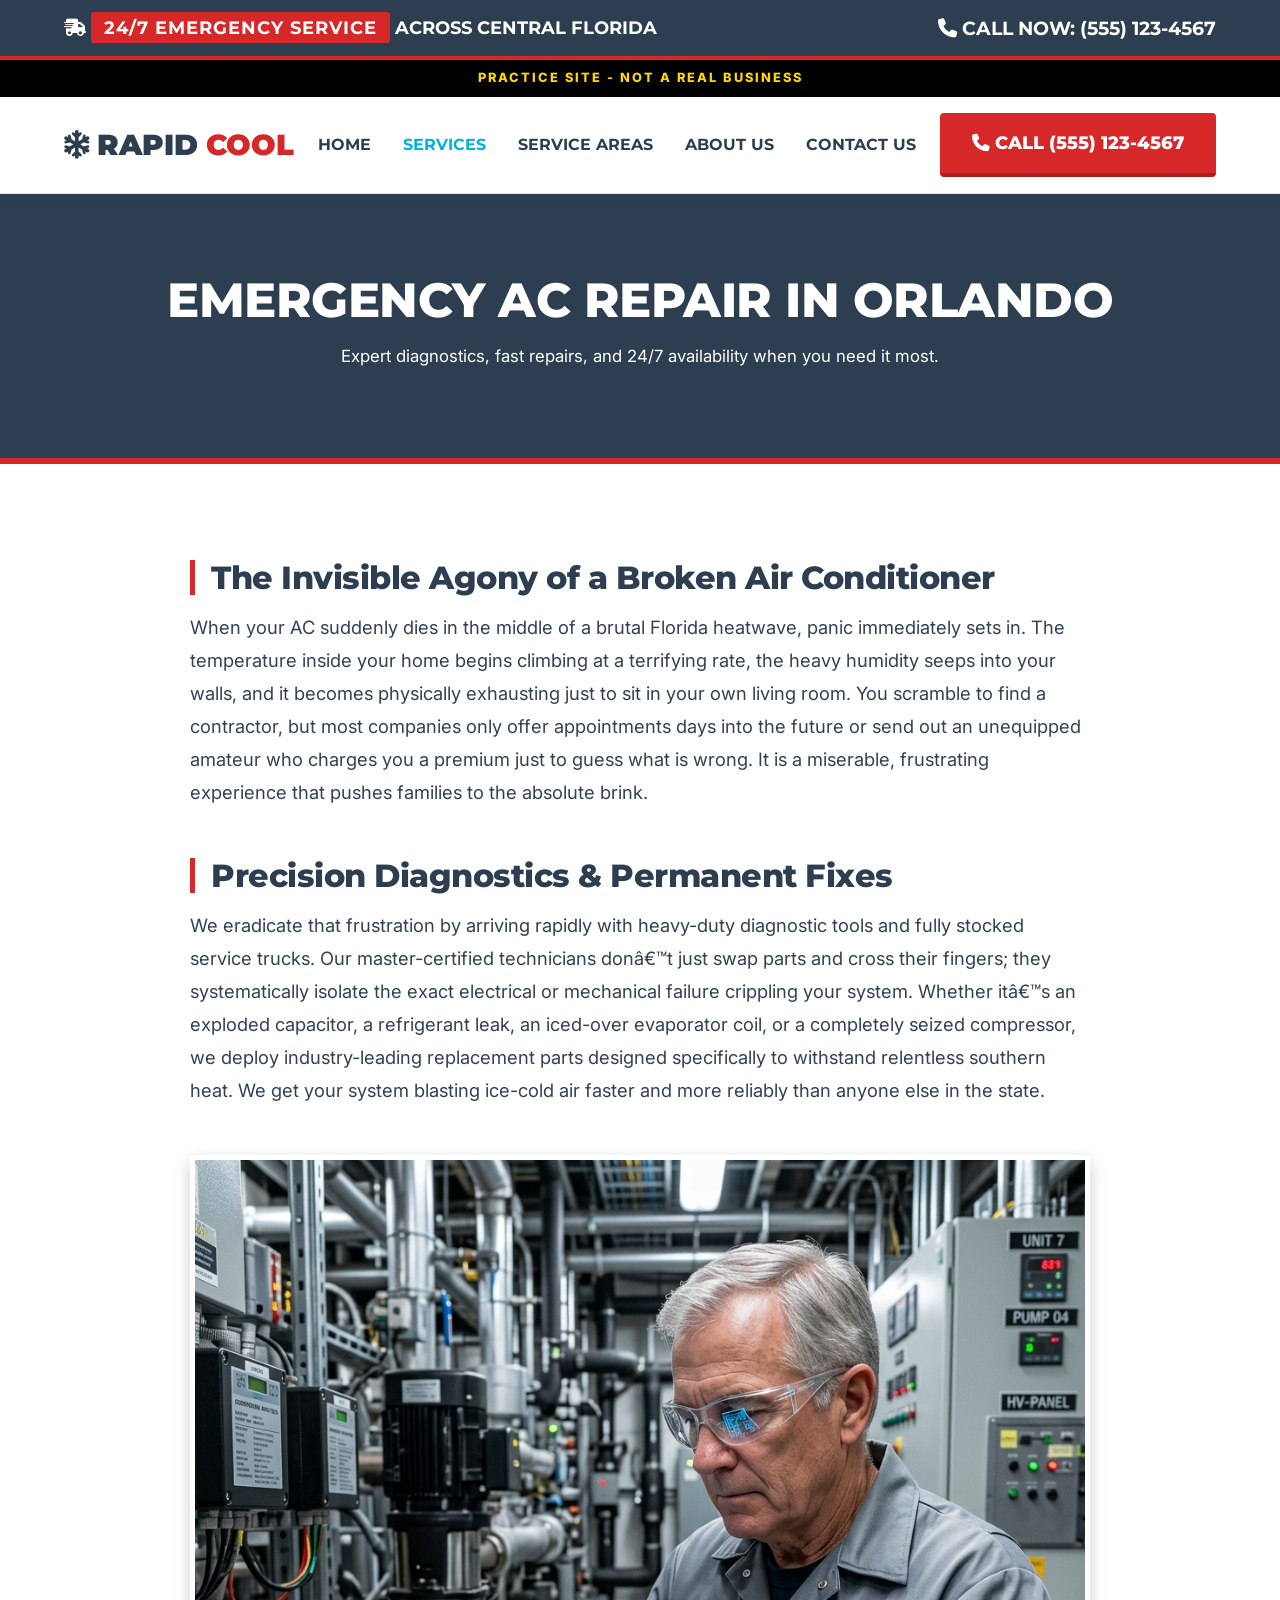
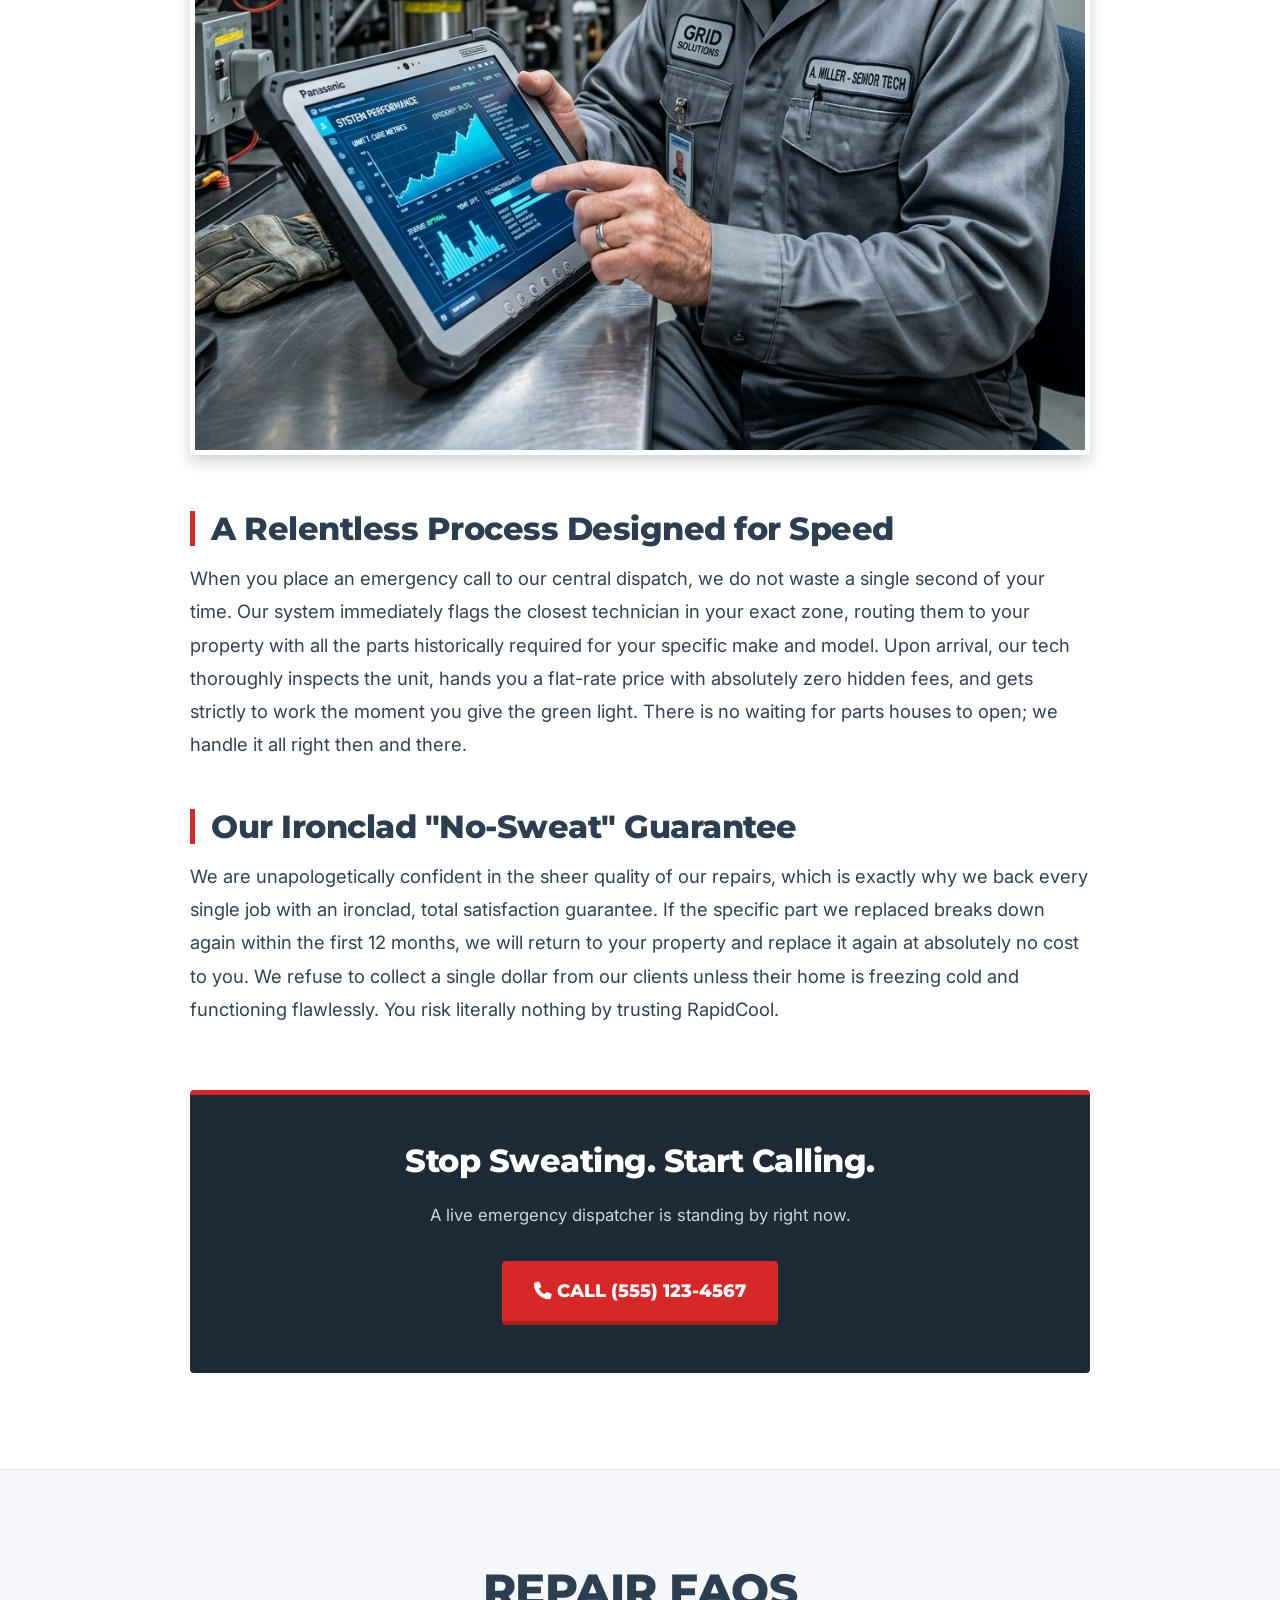
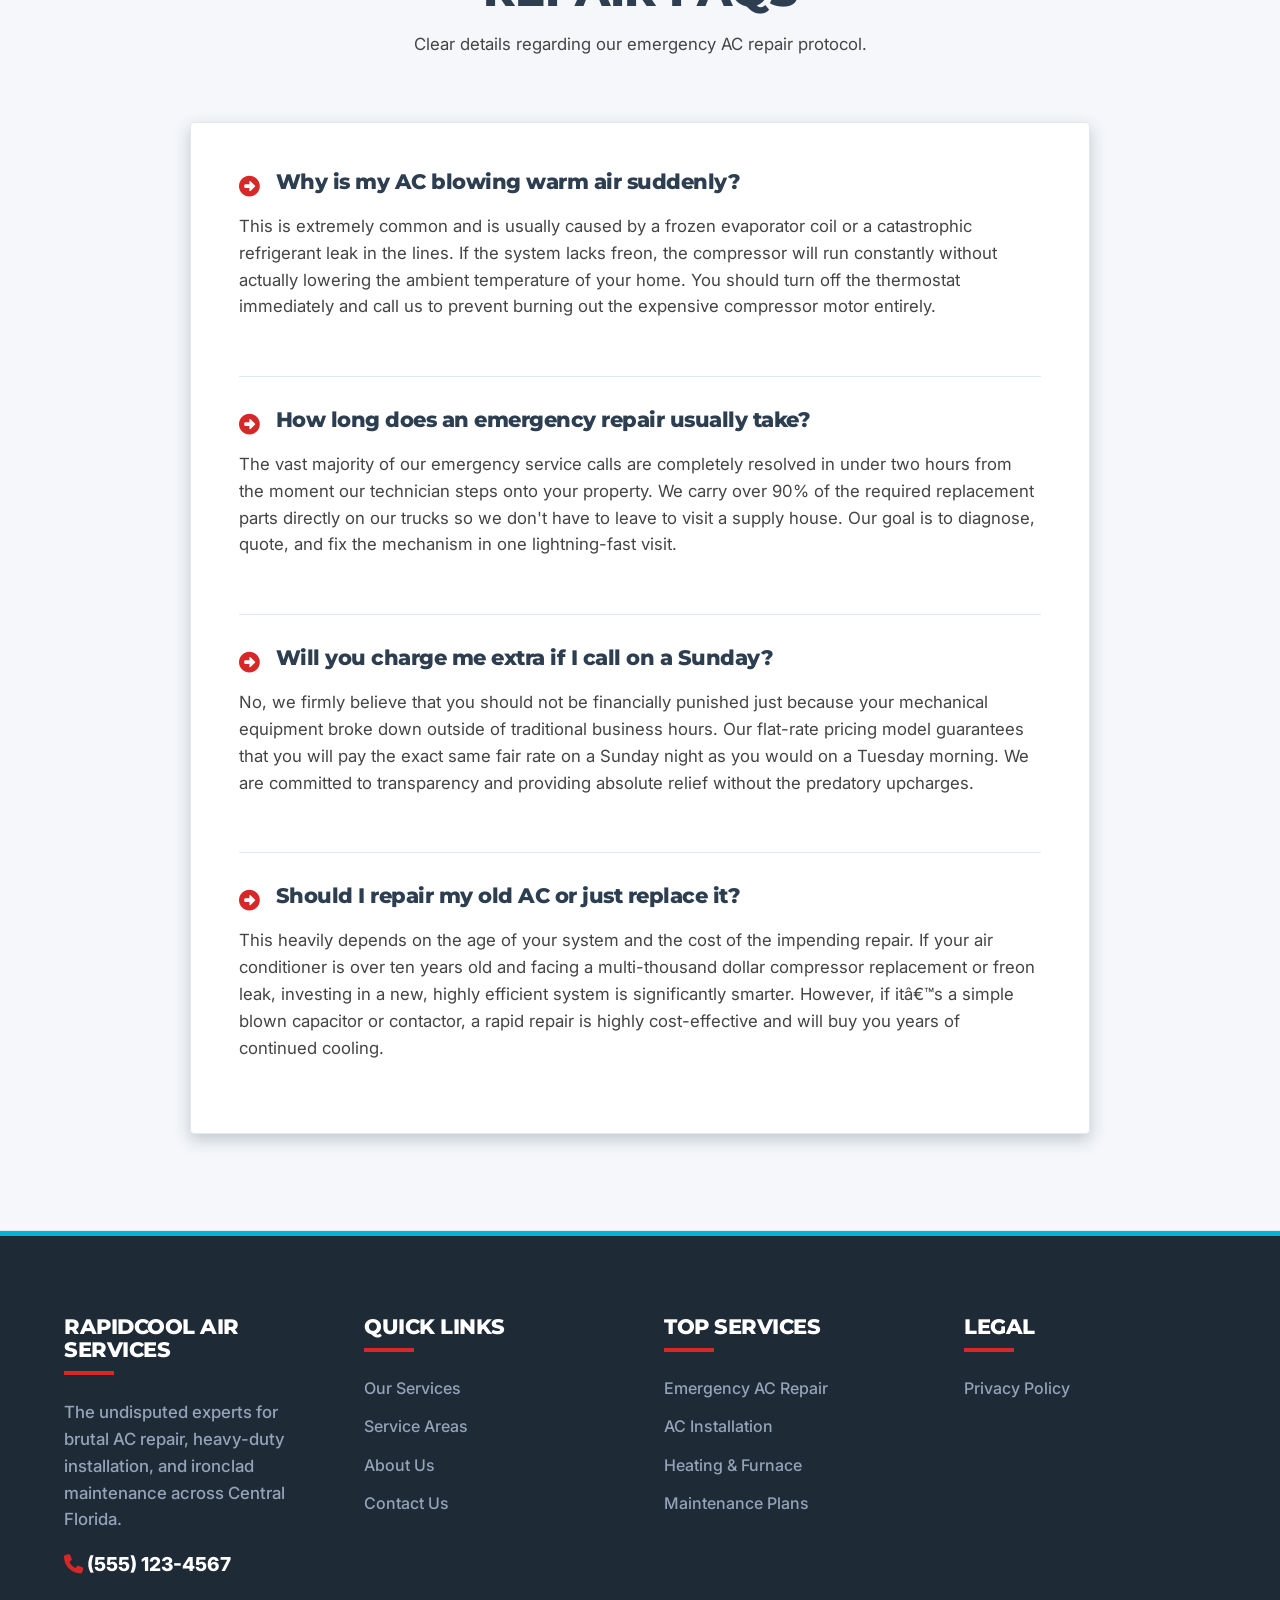
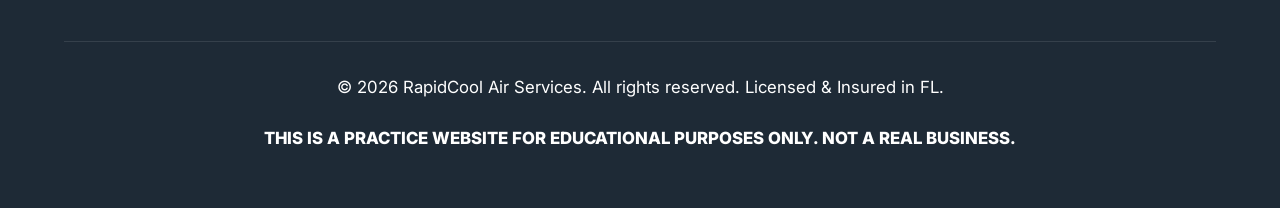
<file: services/ac-repair/index.html>
﻿<!DOCTYPE html>
<html lang="en">

<head>
<!-- Google Tag Manager -->
<script>(function(w,d,s,l,i){w[l]=w[l]||[];w[l].push({'gtm.start':
new Date().getTime(),event:'gtm.js'});var f=d.getElementsByTagName(s)[0],
j=d.createElement(s),dl=l!='dataLayer'?'&l='+l:'';j.async=true;j.src=
'https://www.googletagmanager.com/gtm.js?id='+i+dl;f.parentNode.insertBefore(j,f);
})(window,document,'script','dataLayer','GTM-N6JX37G8');</script>
<!-- End Google Tag Manager -->
    <meta charset="UTF-8">
    <meta name="viewport" content="width=device-width, initial-scale=1.0">
    <title>Emergency AC Repair in Orlando | RapidCool Air Services</title>
    <meta name="description" content="Fast, 24/7 emergency AC repair in Orlando and Central Florida. Our certified technicians fix all makes and models quickly. Don't suffer in the heat!">
    <link rel="stylesheet" href="../../css/style.css">
    <link rel="stylesheet" href="https://cdnjs.cloudflare.com/ajax/libs/font-awesome/6.4.0/css/all.min.css">
</head>

<body>
<!-- Google Tag Manager (noscript) -->
<noscript><iframe src="https://www.googletagmanager.com/ns.html?id=GTM-N6JX37G8"
height="0" width="0" style="display:none;visibility:hidden"></iframe></noscript>
<!-- End Google Tag Manager (noscript) -->
    <div class="utility-bar">
        <div><i class="fa-solid fa-truck-fast"></i> <span class="utility-highlight">24/7 EMERGENCY SERVICE</span> ACROSS CENTRAL FLORIDA</div>
        <div style="font-size: 1.2rem;"><a href="tel:5551234567"><i class="fa-solid fa-phone"></i> CALL NOW: <strong>(555) 123-4567</strong></a></div>
    </div>
    <div class="practice-banner">PRACTICE SITE - NOT A REAL BUSINESS</div>

    <header class="site-header">
        <div class="header-container">
            <div class="logo">
                <a href="../../"><i class="fa-solid fa-snowflake"></i> Rapid<span>Cool</span></a>
            </div>
            <nav class="main-nav">
                <ul>
                    <li><a href="../../">Home</a></li>
                    <li><a href="../../services/" style="color: var(--secondary-color);">Services</a></li>
                    <li><a href="../../service-areas/">Service Areas</a></li>
                    <li><a href="../../about-us/">About Us</a></li>
                    <li><a href="../../contact/">Contact Us</a></li>
                </ul>
            </nav>
            <div class="header-cta">
                <a href="tel:5551234567" class="btn btn-accent"><i class="fa-solid fa-phone"></i> Call (555) 123-4567</a>
                <button class="mobile-menu-btn"><i class="fa-solid fa-bars"></i></button>
            </div>
        </div>
    </header>

    <div class="page-header">
        <h1>Emergency AC Repair in Orlando</h1>
        <p>Expert diagnostics, fast repairs, and 24/7 availability when you need it most.</p>
    </div>

    <section class="section">
        <div class="content-constrained">
            <!-- 4 paragraphs (Problem, Solution, Process, Guarantee) -->
            <!-- THE PROBLEM -->
            <h2 class="dr-subhead" style="margin-top: 0;">The Invisible Agony of a Broken Air Conditioner</h2>
            <p class="dr-paragraph">When your AC suddenly dies in the middle of a brutal Florida heatwave, panic immediately sets in. The temperature inside your home begins climbing at a terrifying rate, the heavy humidity seeps into your walls, and it becomes physically exhausting just to sit in your own living room. You scramble to find a contractor, but most companies only offer appointments days into the future or send out an unequipped amateur who charges you a premium just to guess what is wrong. It is a miserable, frustrating experience that pushes families to the absolute brink.</p>

            <!-- THE SOLUTION -->
            <h2 class="dr-subhead">Precision Diagnostics & Permanent Fixes</h2>
            <p class="dr-paragraph">We eradicate that frustration by arriving rapidly with heavy-duty diagnostic tools and fully stocked service trucks. Our master-certified technicians donâ€™t just swap parts and cross their fingers; they systematically isolate the exact electrical or mechanical failure crippling your system. Whether itâ€™s an exploded capacitor, a refrigerant leak, an iced-over evaporator coil, or a completely seized compressor, we deploy industry-leading replacement parts designed specifically to withstand relentless southern heat. We get your system blasting ice-cold air faster and more reliably than anyone else in the state.</p>

            <div style="margin: 3rem 0; text-align: center;">
                <img src="../../images/advanced_diagnostic.png" alt="Senior repair technician from Winter Springs HVAC Solutions analyzing system performance data on a custom diagnostic tablet" class="rugged-img" style="max-width: 100%;">
            </div>

            <!-- THE PROCESS -->
            <h2 class="dr-subhead">A Relentless Process Designed for Speed</h2>
            <p class="dr-paragraph">When you place an emergency call to our central dispatch, we do not waste a single second of your time. Our system immediately flags the closest technician in your exact zone, routing them to your property with all the parts historically required for your specific make and model. Upon arrival, our tech thoroughly inspects the unit, hands you a flat-rate price with absolutely zero hidden fees, and gets strictly to work the moment you give the green light. There is no waiting for parts houses to open; we handle it all right then and there.</p>

            <!-- THE GUARANTEE -->
            <h2 class="dr-subhead">Our Ironclad "No-Sweat" Guarantee</h2>
            <p class="dr-paragraph">We are unapologetically confident in the sheer quality of our repairs, which is exactly why we back every single job with an ironclad, total satisfaction guarantee. If the specific part we replaced breaks down again within the first 12 months, we will return to your property and replace it again at absolutely no cost to you. We refuse to collect a single dollar from our clients unless their home is freezing cold and functioning flawlessly. You risk literally nothing by trusting RapidCool.</p>

            <div style="background: var(--dark-gray); color: var(--white); padding: 3rem; border-radius: var(--rounded-md); text-align: center; margin-top: 4rem; border-top: 5px solid var(--accent-color);">
                <h3 style="margin-bottom: 1.5rem; font-size: 2rem; color: var(--white);">Stop Sweating. Start Calling.</h3>
                <p style="margin-bottom: 2rem; color: #cbd5e1;">A live emergency dispatcher is standing by right now.</p>
                <div style="display: flex; justify-content: center; gap: 1rem; flex-wrap: wrap;">
                    <a href="tel:5551234567" class="btn btn-accent"><i class="fa-solid fa-phone"></i> Call (555) 123-4567</a>
                </div>
            </div>
        </div>
    </section>

    <!-- Comprehensive FAQs -->
    <section class="section section-bg">
        <div class="section-header">
            <h2>Repair FAQs</h2>
            <p>Clear details regarding our emergency AC repair protocol.</p>
        </div>
        <div class="faq-section">
            <div class="faq-item">
                <h3><i class="fa-solid fa-circle-right"></i> Why is my AC blowing warm air suddenly?</h3>
                <p>This is extremely common and is usually caused by a frozen evaporator coil or a catastrophic refrigerant leak in the lines. If the system lacks freon, the compressor will run constantly without actually lowering the ambient temperature of your home. You should turn off the thermostat immediately and call us to prevent burning out the expensive compressor motor entirely.</p>
            </div>
            <div class="faq-item">
                <h3><i class="fa-solid fa-circle-right"></i> How long does an emergency repair usually take?</h3>
                <p>The vast majority of our emergency service calls are completely resolved in under two hours from the moment our technician steps onto your property. We carry over 90% of the required replacement parts directly on our trucks so we don't have to leave to visit a supply house. Our goal is to diagnose, quote, and fix the mechanism in one lightning-fast visit.</p>
            </div>
            <div class="faq-item">
                <h3><i class="fa-solid fa-circle-right"></i> Will you charge me extra if I call on a Sunday?</h3>
                <p>No, we firmly believe that you should not be financially punished just because your mechanical equipment broke down outside of traditional business hours. Our flat-rate pricing model guarantees that you will pay the exact same fair rate on a Sunday night as you would on a Tuesday morning. We are committed to transparency and providing absolute relief without the predatory upcharges.</p>
            </div>
            <div class="faq-item">
                <h3><i class="fa-solid fa-circle-right"></i> Should I repair my old AC or just replace it?</h3>
                <p>This heavily depends on the age of your system and the cost of the impending repair. If your air conditioner is over ten years old and facing a multi-thousand dollar compressor replacement or freon leak, investing in a new, highly efficient system is significantly smarter. However, if itâ€™s a simple blown capacitor or contactor, a rapid repair is highly cost-effective and will buy you years of continued cooling.</p>
            </div>
        </div>
    </section>

    <footer class="site-footer">
        <div class="footer-grid">
            <div class="footer-col">
                <h4>RapidCool Air Services</h4>
                <p>The undisputed experts for brutal AC repair, heavy-duty installation, and ironclad maintenance across Central Florida.</p>
                <div style="margin-top: 1rem;"><a href="tel:5551234567" style="font-size: 1.2rem; font-weight: 800; color: var(--white);"><i class="fa-solid fa-phone" style="color: var(--accent-color);"></i> (555) 123-4567</a></div>
            </div>
            <div class="footer-col">
                <h4>Quick Links</h4>
                <a href="../../services/">Our Services</a>
                <a href="../../service-areas/">Service Areas</a>
                <a href="../../about-us/">About Us</a>
                <a href="../../contact/">Contact Us</a>
            </div>
            <div class="footer-col">
                <h4>Top Services</h4>
                <a href="../../services/ac-repair/">Emergency AC Repair</a>
                <a href="../../services/ac-installation/">AC Installation</a>
                <a href="../../services/heating/">Heating & Furnace</a>
                <a href="../../services/hvac-maintenance/">Maintenance Plans</a>
            </div>
            <div class="footer-col">
                <h4>Legal</h4>
                <a href="../../privacy-policy/">Privacy Policy</a>
            </div>
        </div>
        <div class="footer-bottom">
            <p>&copy; 2026 RapidCool Air Services. All rights reserved. Licensed & Insured in FL.</p>
            <p class="practice-disclaimer">This is a practice website for educational purposes only. Not a real business.</p>
        </div>
    </footer>

    <a href="tel:5551234567" class="mobile-fab"><i class="fa-solid fa-phone"></i></a>
    <script src="../../js/main.js"></script>
</body>
</html>
</file>
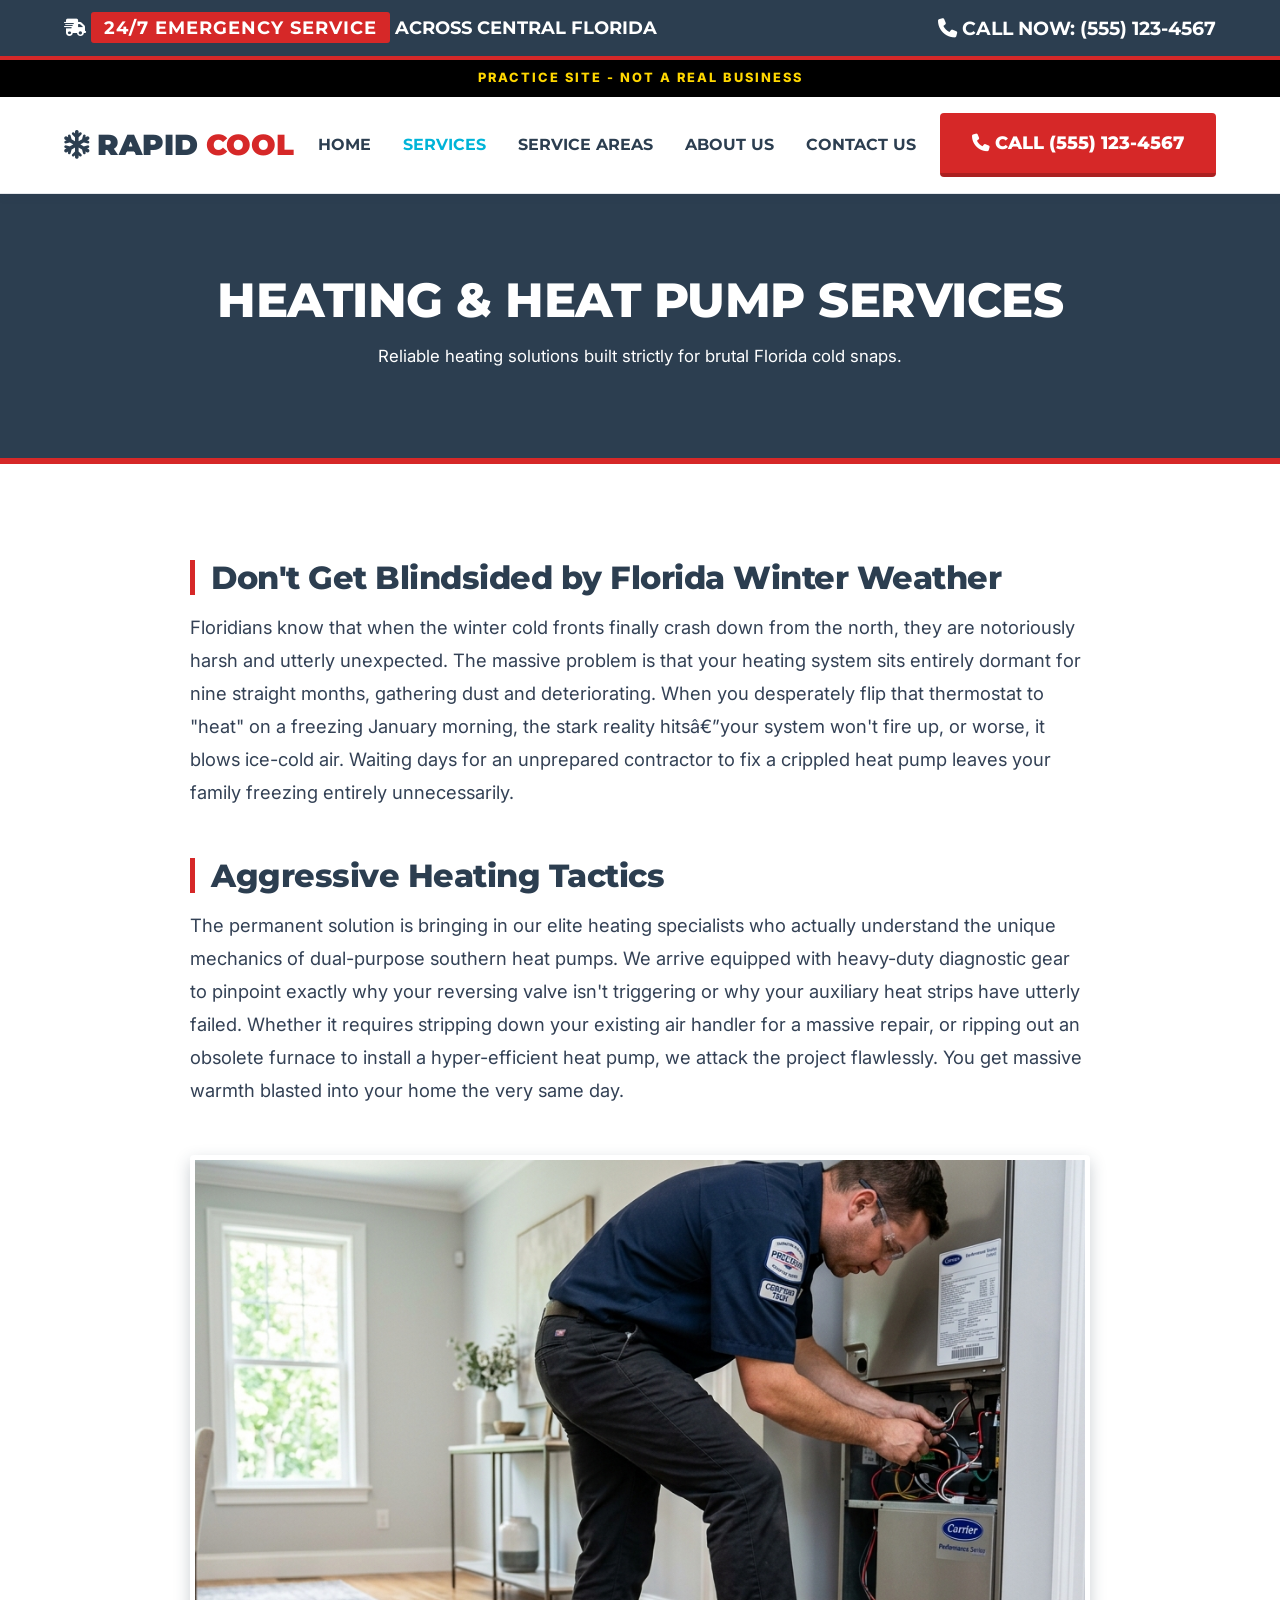
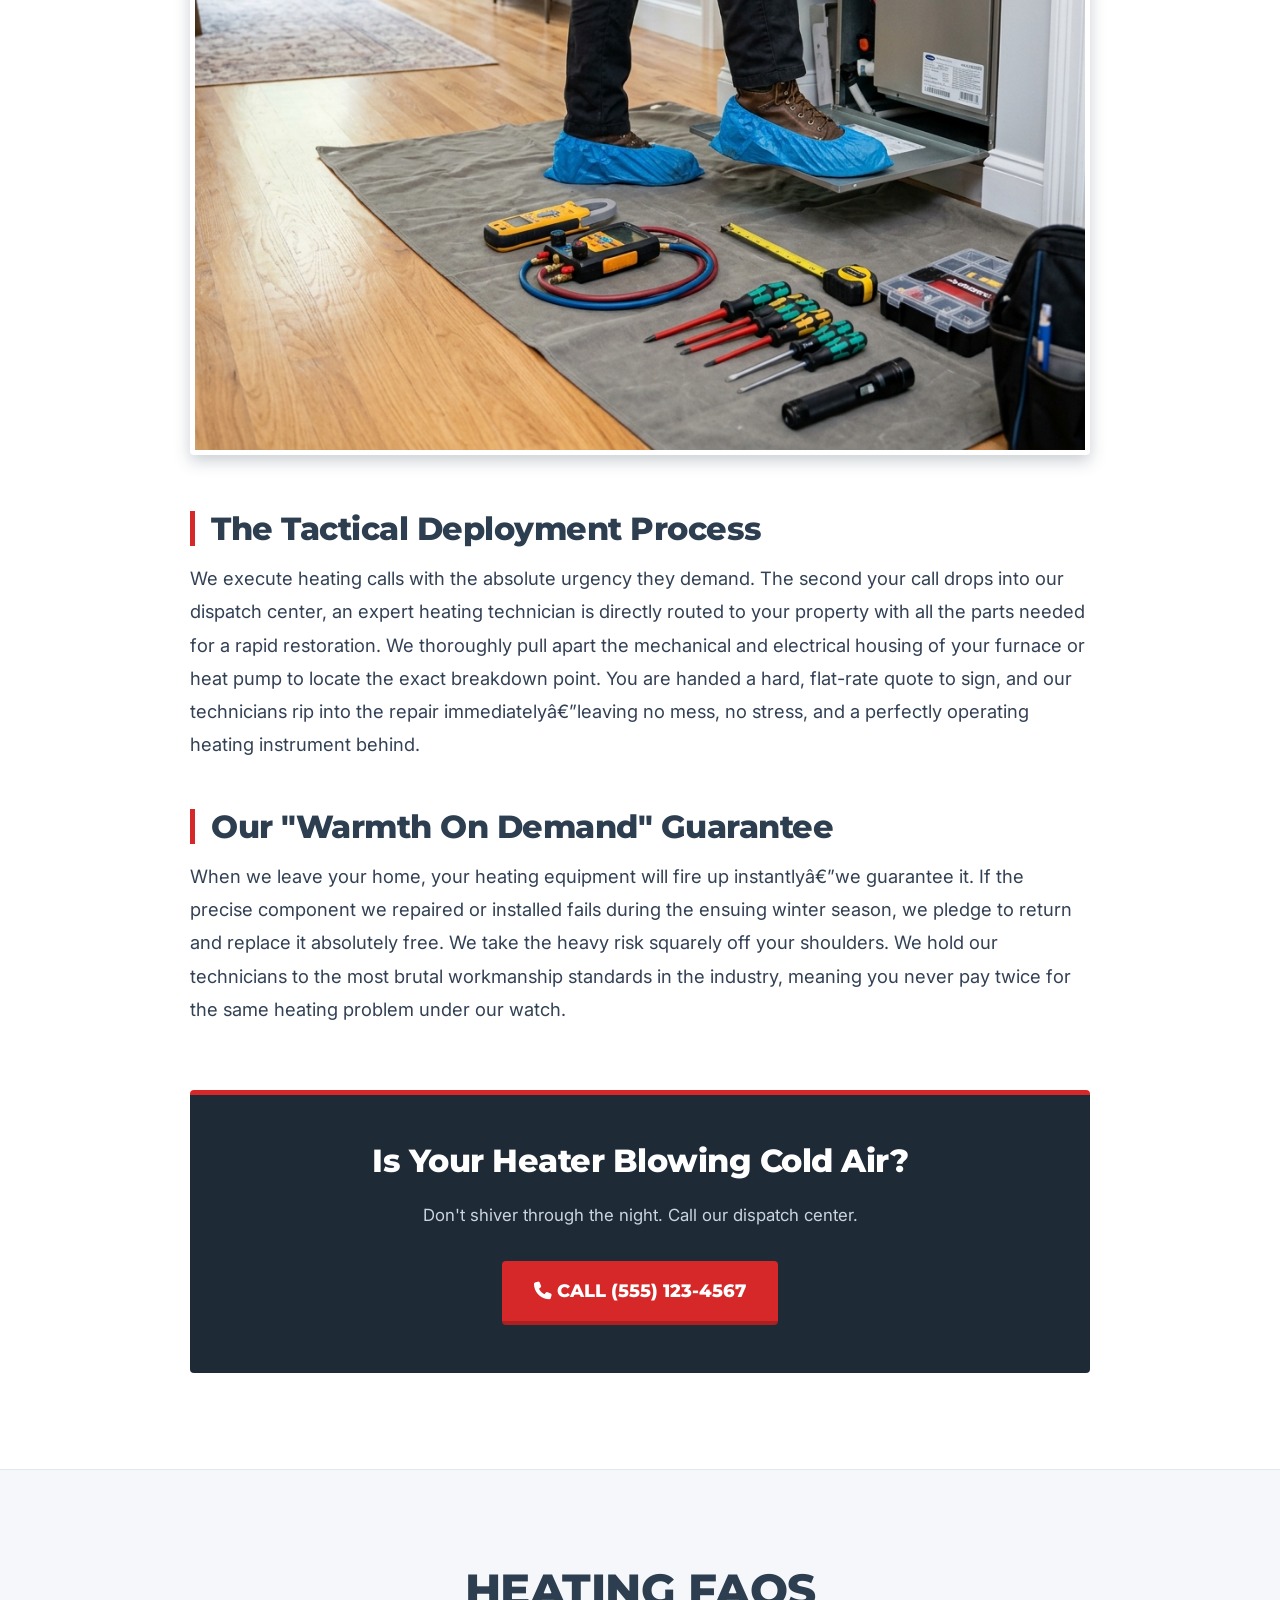
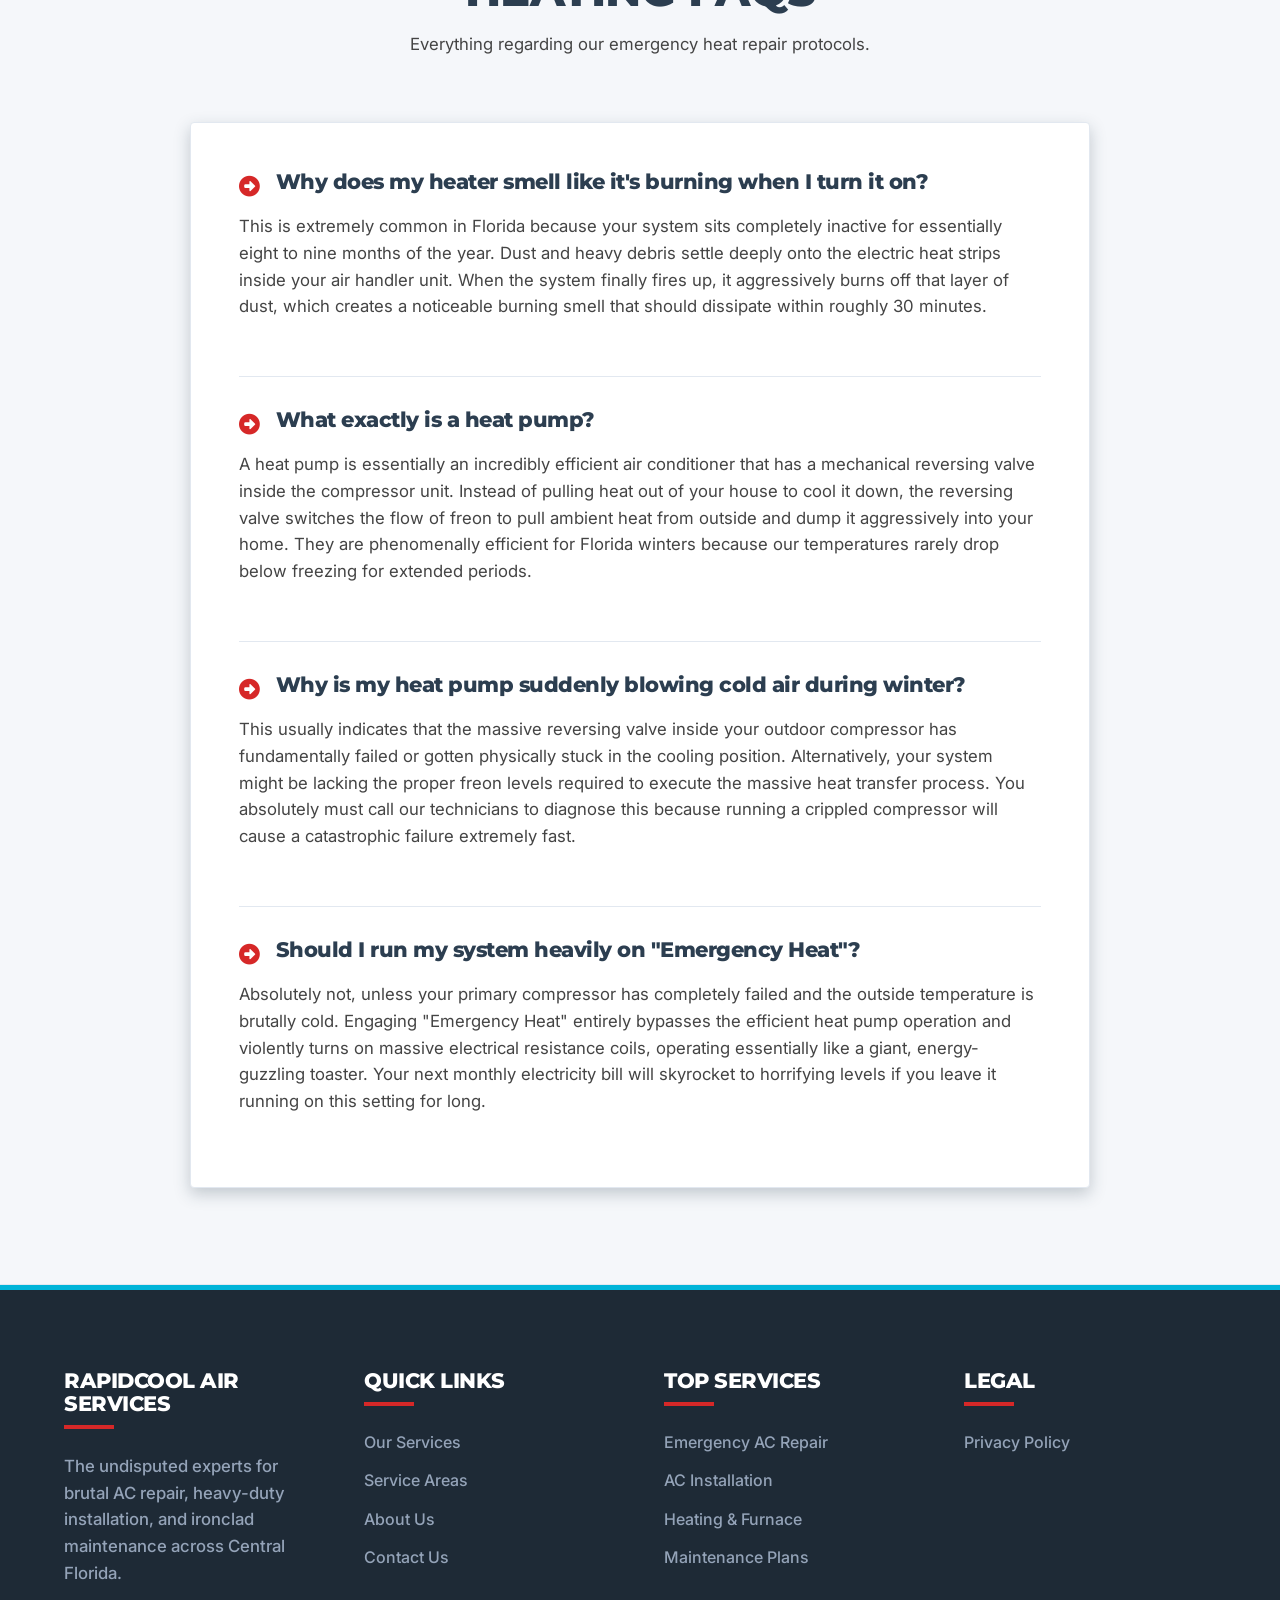
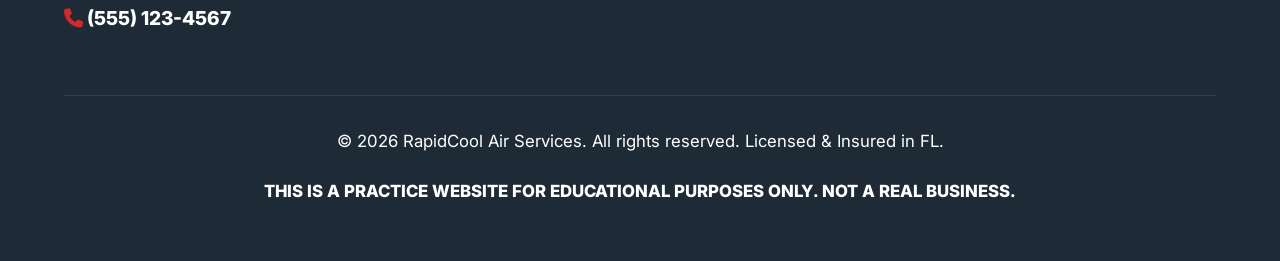
<file: services/heating/index.html>
﻿<!DOCTYPE html>
<html lang="en">

<head>
<!-- Google Tag Manager -->
<script>(function(w,d,s,l,i){w[l]=w[l]||[];w[l].push({'gtm.start':
new Date().getTime(),event:'gtm.js'});var f=d.getElementsByTagName(s)[0],
j=d.createElement(s),dl=l!='dataLayer'?'&l='+l:'';j.async=true;j.src=
'https://www.googletagmanager.com/gtm.js?id='+i+dl;f.parentNode.insertBefore(j,f);
})(window,document,'script','dataLayer','GTM-N6JX37G8');</script>
<!-- End Google Tag Manager -->
    <meta charset="UTF-8">
    <meta name="viewport" content="width=device-width, initial-scale=1.0">
    <title>Heating & Furnace Services | RapidCool Air Services</title>
    <meta name="description" content="Stay warm during Florida's winter snaps. RapidCool provides expert heating and heat pump services in Orlando and surrounding areas.">
    <link rel="stylesheet" href="../../css/style.css">
    <link rel="stylesheet" href="https://cdnjs.cloudflare.com/ajax/libs/font-awesome/6.4.0/css/all.min.css">
</head>

<body>
<!-- Google Tag Manager (noscript) -->
<noscript><iframe src="https://www.googletagmanager.com/ns.html?id=GTM-N6JX37G8"
height="0" width="0" style="display:none;visibility:hidden"></iframe></noscript>
<!-- End Google Tag Manager (noscript) -->
    <div class="utility-bar">
        <div><i class="fa-solid fa-truck-fast"></i> <span class="utility-highlight">24/7 EMERGENCY SERVICE</span> ACROSS CENTRAL FLORIDA</div>
        <div style="font-size: 1.2rem;"><a href="tel:5551234567"><i class="fa-solid fa-phone"></i> CALL NOW: <strong>(555) 123-4567</strong></a></div>
    </div>
    <div class="practice-banner">PRACTICE SITE - NOT A REAL BUSINESS</div>

    <header class="site-header">
        <div class="header-container">
            <div class="logo">
                <a href="../../"><i class="fa-solid fa-snowflake"></i> Rapid<span>Cool</span></a>
            </div>
            <nav class="main-nav">
                <ul>
                    <li><a href="../../">Home</a></li>
                    <li><a href="../../services/" style="color: var(--secondary-color);">Services</a></li>
                    <li><a href="../../service-areas/">Service Areas</a></li>
                    <li><a href="../../about-us/">About Us</a></li>
                    <li><a href="../../contact/">Contact Us</a></li>
                </ul>
            </nav>
            <div class="header-cta">
                <a href="tel:5551234567" class="btn btn-accent"><i class="fa-solid fa-phone"></i> Call (555) 123-4567</a>
                <button class="mobile-menu-btn"><i class="fa-solid fa-bars"></i></button>
            </div>
        </div>
    </header>

    <div class="page-header">
        <h1>Heating & Heat Pump Services</h1>
        <p>Reliable heating solutions built strictly for brutal Florida cold snaps.</p>
    </div>

    <section class="section">
        <div class="content-constrained">
            <!-- THE PROBLEM -->
            <h2 class="dr-subhead" style="margin-top: 0;">Don't Get Blindsided by Florida Winter Weather</h2>
            <p class="dr-paragraph">Floridians know that when the winter cold fronts finally crash down from the north, they are notoriously harsh and utterly unexpected. The massive problem is that your heating system sits entirely dormant for nine straight months, gathering dust and deteriorating. When you desperately flip that thermostat to "heat" on a freezing January morning, the stark reality hitsâ€”your system won't fire up, or worse, it blows ice-cold air. Waiting days for an unprepared contractor to fix a crippled heat pump leaves your family freezing entirely unnecessarily.</p>

            <!-- THE SOLUTION -->
            <h2 class="dr-subhead">Aggressive Heating Tactics</h2>
            <p class="dr-paragraph">The permanent solution is bringing in our elite heating specialists who actually understand the unique mechanics of dual-purpose southern heat pumps. We arrive equipped with heavy-duty diagnostic gear to pinpoint exactly why your reversing valve isn't triggering or why your auxiliary heat strips have utterly failed. Whether it requires stripping down your existing air handler for a massive repair, or ripping out an obsolete furnace to install a hyper-efficient heat pump, we attack the project flawlessly. You get massive warmth blasted into your home the very same day.</p>

            <div style="margin: 3rem 0; text-align: center;">
                <img src="../../images/clean_workspace.png" alt="Winter Springs HVAC Solutions technician working on an indoor air handler demonstrating a commitment to a spotless workspace" class="rugged-img" style="max-width: 100%;">
            </div>

            <!-- THE PROCESS -->
            <h2 class="dr-subhead">The Tactical Deployment Process</h2>
            <p class="dr-paragraph">We execute heating calls with the absolute urgency they demand. The second your call drops into our dispatch center, an expert heating technician is directly routed to your property with all the parts needed for a rapid restoration. We thoroughly pull apart the mechanical and electrical housing of your furnace or heat pump to locate the exact breakdown point. You are handed a hard, flat-rate quote to sign, and our technicians rip into the repair immediatelyâ€”leaving no mess, no stress, and a perfectly operating heating instrument behind.</p>

            <!-- THE GUARANTEE -->
            <h2 class="dr-subhead">Our "Warmth On Demand" Guarantee</h2>
            <p class="dr-paragraph">When we leave your home, your heating equipment will fire up instantlyâ€”we guarantee it. If the precise component we repaired or installed fails during the ensuing winter season, we pledge to return and replace it absolutely free. We take the heavy risk squarely off your shoulders. We hold our technicians to the most brutal workmanship standards in the industry, meaning you never pay twice for the same heating problem under our watch.</p>

            <div style="background: var(--dark-gray); color: var(--white); padding: 3rem; border-radius: var(--rounded-md); text-align: center; margin-top: 4rem; border-top: 5px solid var(--accent-color);">
                <h3 style="margin-bottom: 1.5rem; font-size: 2rem; color: var(--white);">Is Your Heater Blowing Cold Air?</h3>
                <p style="margin-bottom: 2rem; color: #cbd5e1;">Don't shiver through the night. Call our dispatch center.</p>
                <div style="display: flex; justify-content: center; gap: 1rem; flex-wrap: wrap;">
                    <a href="tel:5551234567" class="btn btn-accent"><i class="fa-solid fa-phone"></i> Call (555) 123-4567</a>
                </div>
            </div>
        </div>
    </section>

    <!-- Comprehensive FAQs -->
    <section class="section section-bg">
        <div class="section-header">
            <h2>Heating FAQs</h2>
            <p>Everything regarding our emergency heat repair protocols.</p>
        </div>
        <div class="faq-section">
            <div class="faq-item">
                <h3><i class="fa-solid fa-circle-right"></i> Why does my heater smell like it's burning when I turn it on?</h3>
                <p>This is extremely common in Florida because your system sits completely inactive for essentially eight to nine months of the year. Dust and heavy debris settle deeply onto the electric heat strips inside your air handler unit. When the system finally fires up, it aggressively burns off that layer of dust, which creates a noticeable burning smell that should dissipate within roughly 30 minutes.</p>
            </div>
            <div class="faq-item">
                <h3><i class="fa-solid fa-circle-right"></i> What exactly is a heat pump?</h3>
                <p>A heat pump is essentially an incredibly efficient air conditioner that has a mechanical reversing valve inside the compressor unit. Instead of pulling heat out of your house to cool it down, the reversing valve switches the flow of freon to pull ambient heat from outside and dump it aggressively into your home. They are phenomenally efficient for Florida winters because our temperatures rarely drop below freezing for extended periods.</p>
            </div>
            <div class="faq-item">
                <h3><i class="fa-solid fa-circle-right"></i> Why is my heat pump suddenly blowing cold air during winter?</h3>
                <p>This usually indicates that the massive reversing valve inside your outdoor compressor has fundamentally failed or gotten physically stuck in the cooling position. Alternatively, your system might be lacking the proper freon levels required to execute the massive heat transfer process. You absolutely must call our technicians to diagnose this because running a crippled compressor will cause a catastrophic failure extremely fast.</p>
            </div>
            <div class="faq-item">
                <h3><i class="fa-solid fa-circle-right"></i> Should I run my system heavily on "Emergency Heat"?</h3>
                <p>Absolutely not, unless your primary compressor has completely failed and the outside temperature is brutally cold. Engaging "Emergency Heat" entirely bypasses the efficient heat pump operation and violently turns on massive electrical resistance coils, operating essentially like a giant, energy-guzzling toaster. Your next monthly electricity bill will skyrocket to horrifying levels if you leave it running on this setting for long.</p>
            </div>
        </div>
    </section>

    <footer class="site-footer">
        <div class="footer-grid">
            <div class="footer-col">
                <h4>RapidCool Air Services</h4>
                <p>The undisputed experts for brutal AC repair, heavy-duty installation, and ironclad maintenance across Central Florida.</p>
                <div style="margin-top: 1rem;"><a href="tel:5551234567" style="font-size: 1.2rem; font-weight: 800; color: var(--white);"><i class="fa-solid fa-phone" style="color: var(--accent-color);"></i> (555) 123-4567</a></div>
            </div>
            <div class="footer-col">
                <h4>Quick Links</h4>
                <a href="../../services/">Our Services</a>
                <a href="../../service-areas/">Service Areas</a>
                <a href="../../about-us/">About Us</a>
                <a href="../../contact/">Contact Us</a>
            </div>
            <div class="footer-col">
                <h4>Top Services</h4>
                <a href="../../services/ac-repair/">Emergency AC Repair</a>
                <a href="../../services/ac-installation/">AC Installation</a>
                <a href="../../services/heating/">Heating & Furnace</a>
                <a href="../../services/hvac-maintenance/">Maintenance Plans</a>
            </div>
            <div class="footer-col">
                <h4>Legal</h4>
                <a href="../../privacy-policy/">Privacy Policy</a>
            </div>
        </div>
        <div class="footer-bottom">
            <p>&copy; 2026 RapidCool Air Services. All rights reserved. Licensed & Insured in FL.</p>
            <p class="practice-disclaimer">This is a practice website for educational purposes only. Not a real business.</p>
        </div>
    </footer>

    <a href="tel:5551234567" class="mobile-fab"><i class="fa-solid fa-phone"></i></a>
    <script src="../../js/main.js"></script>
</body>
</html>
</file>
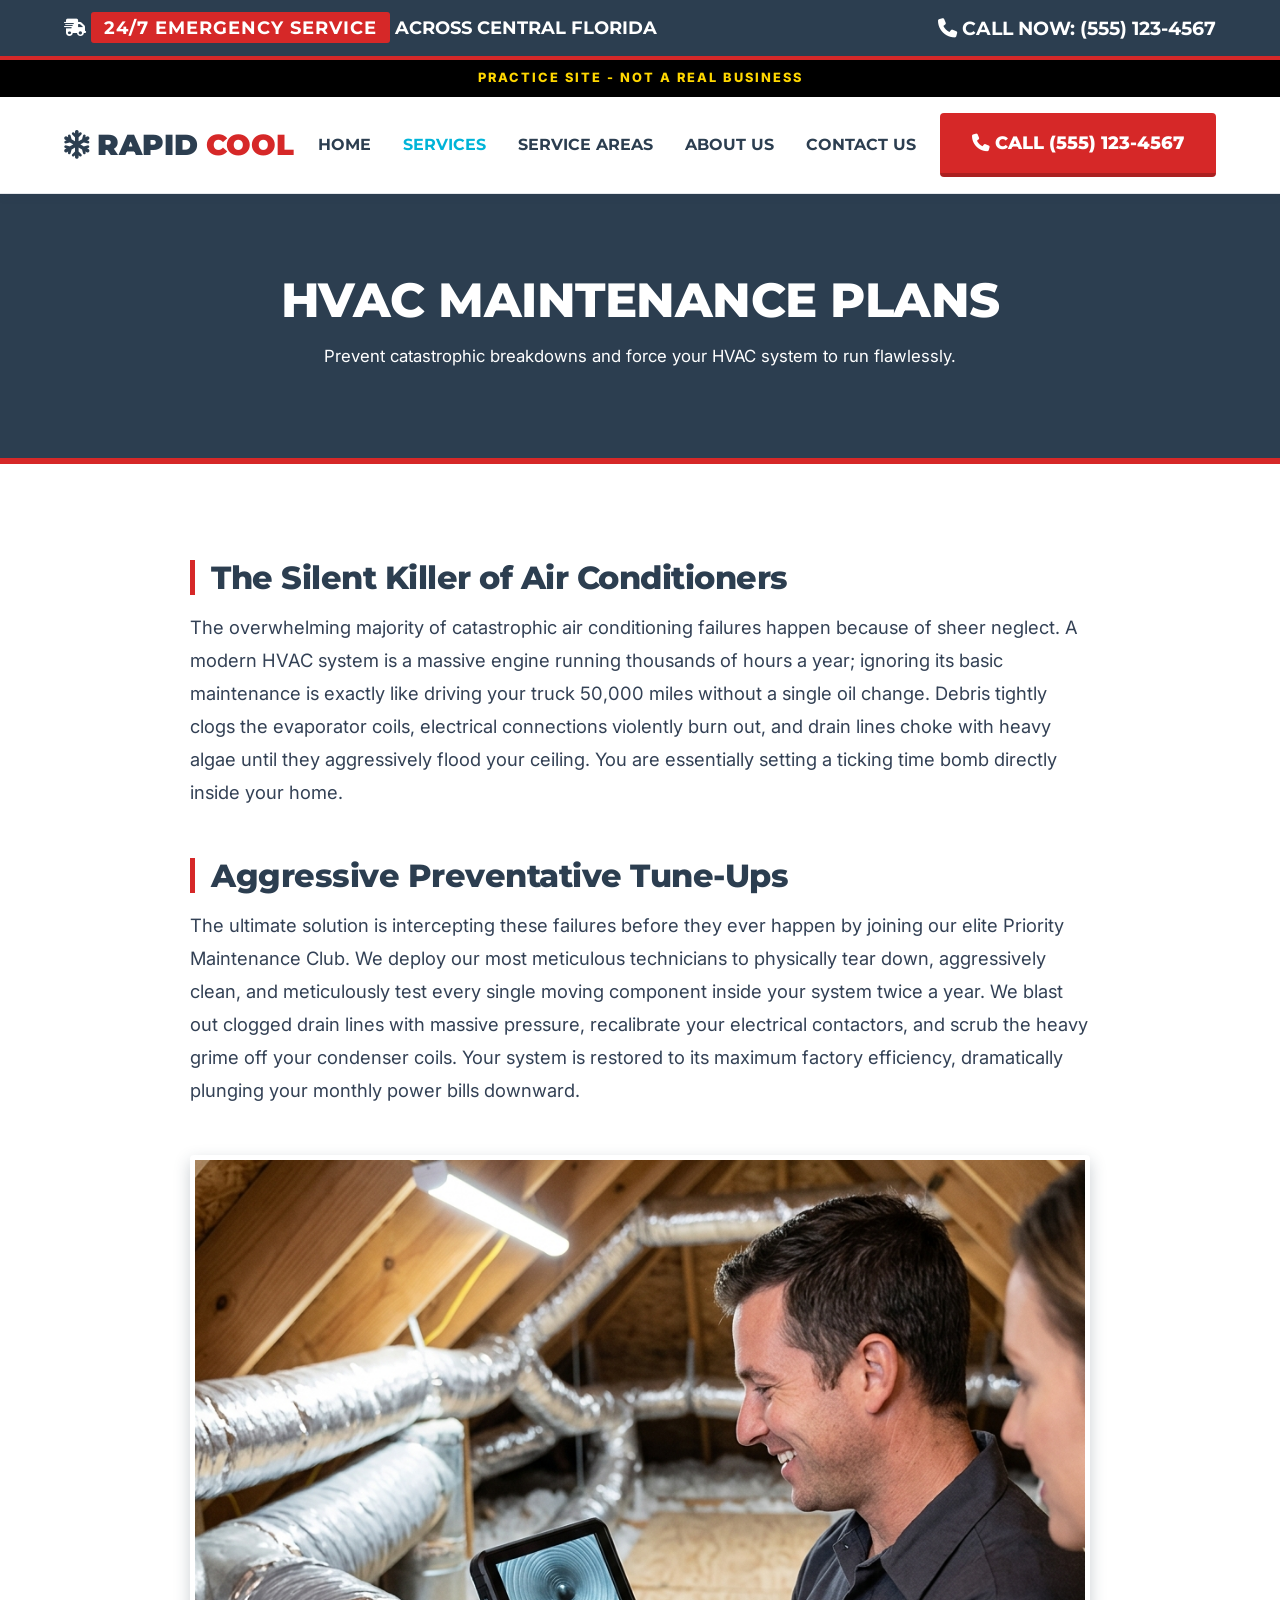
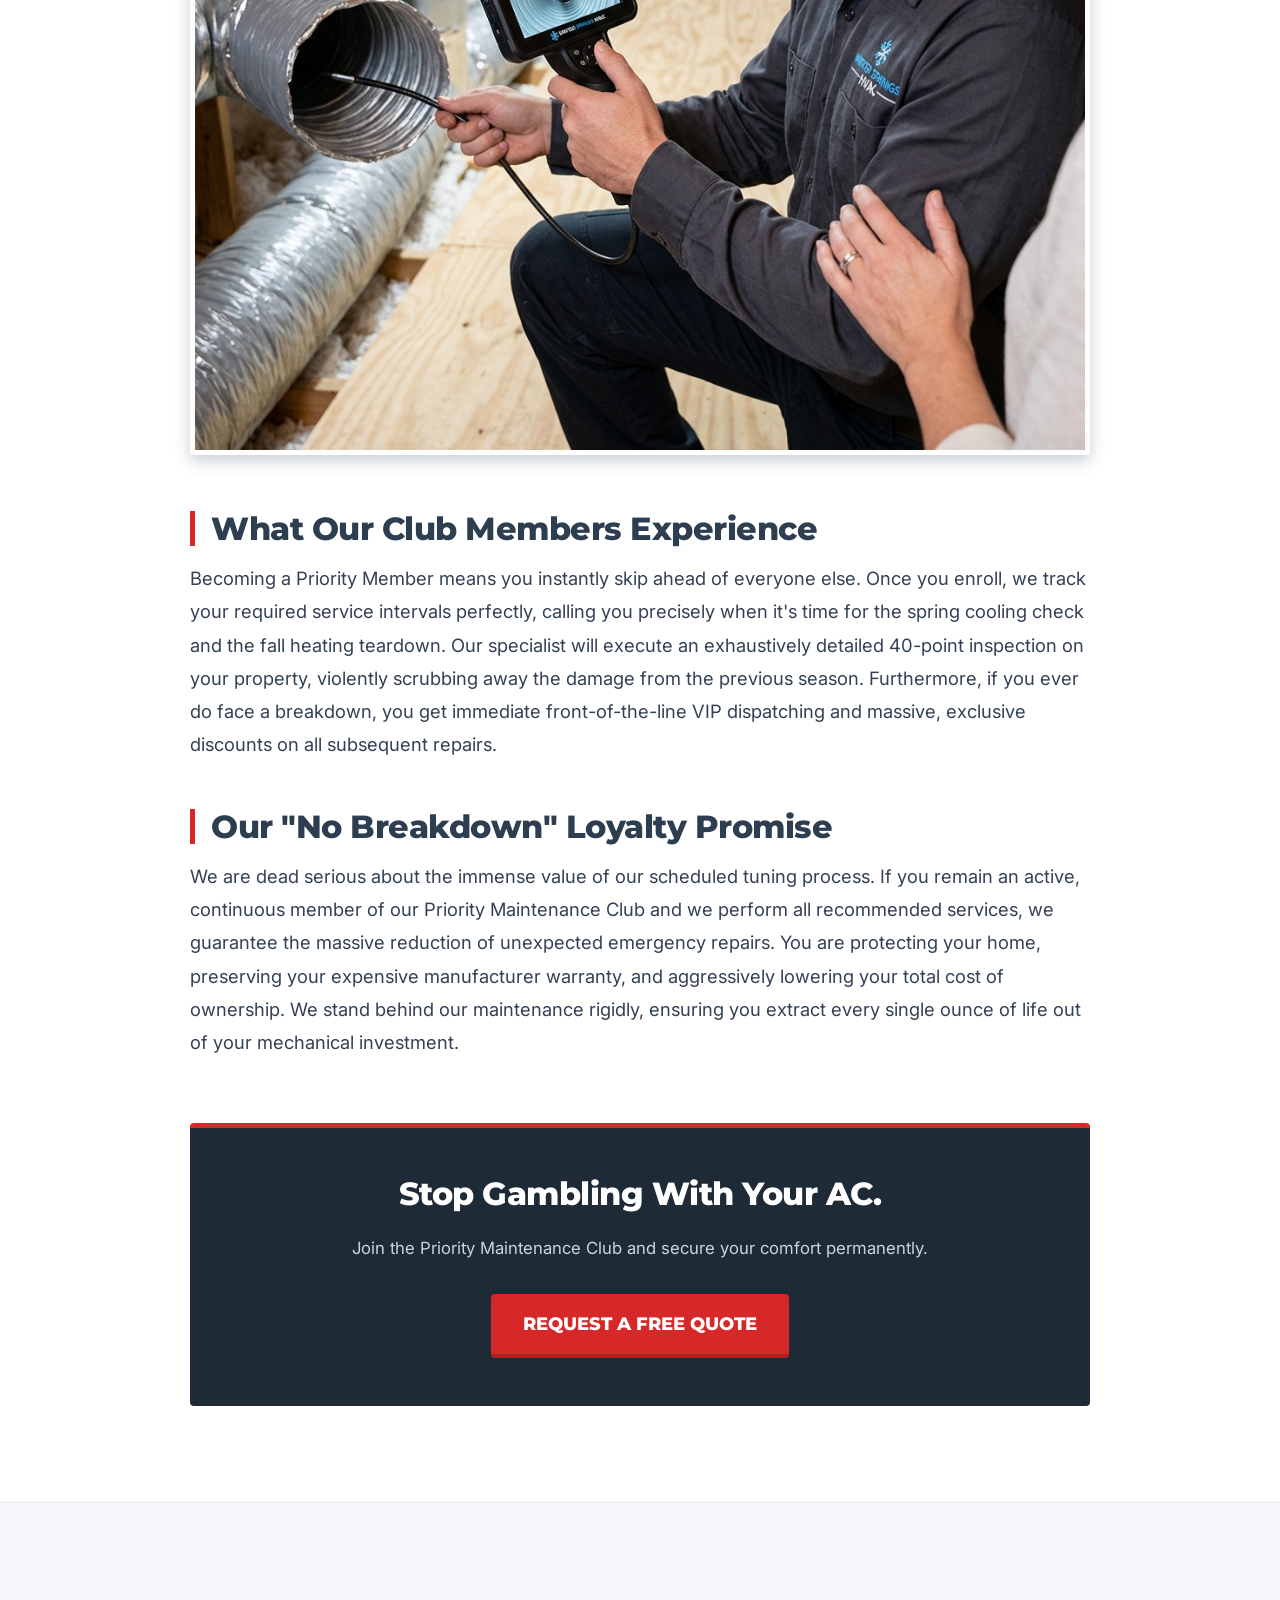
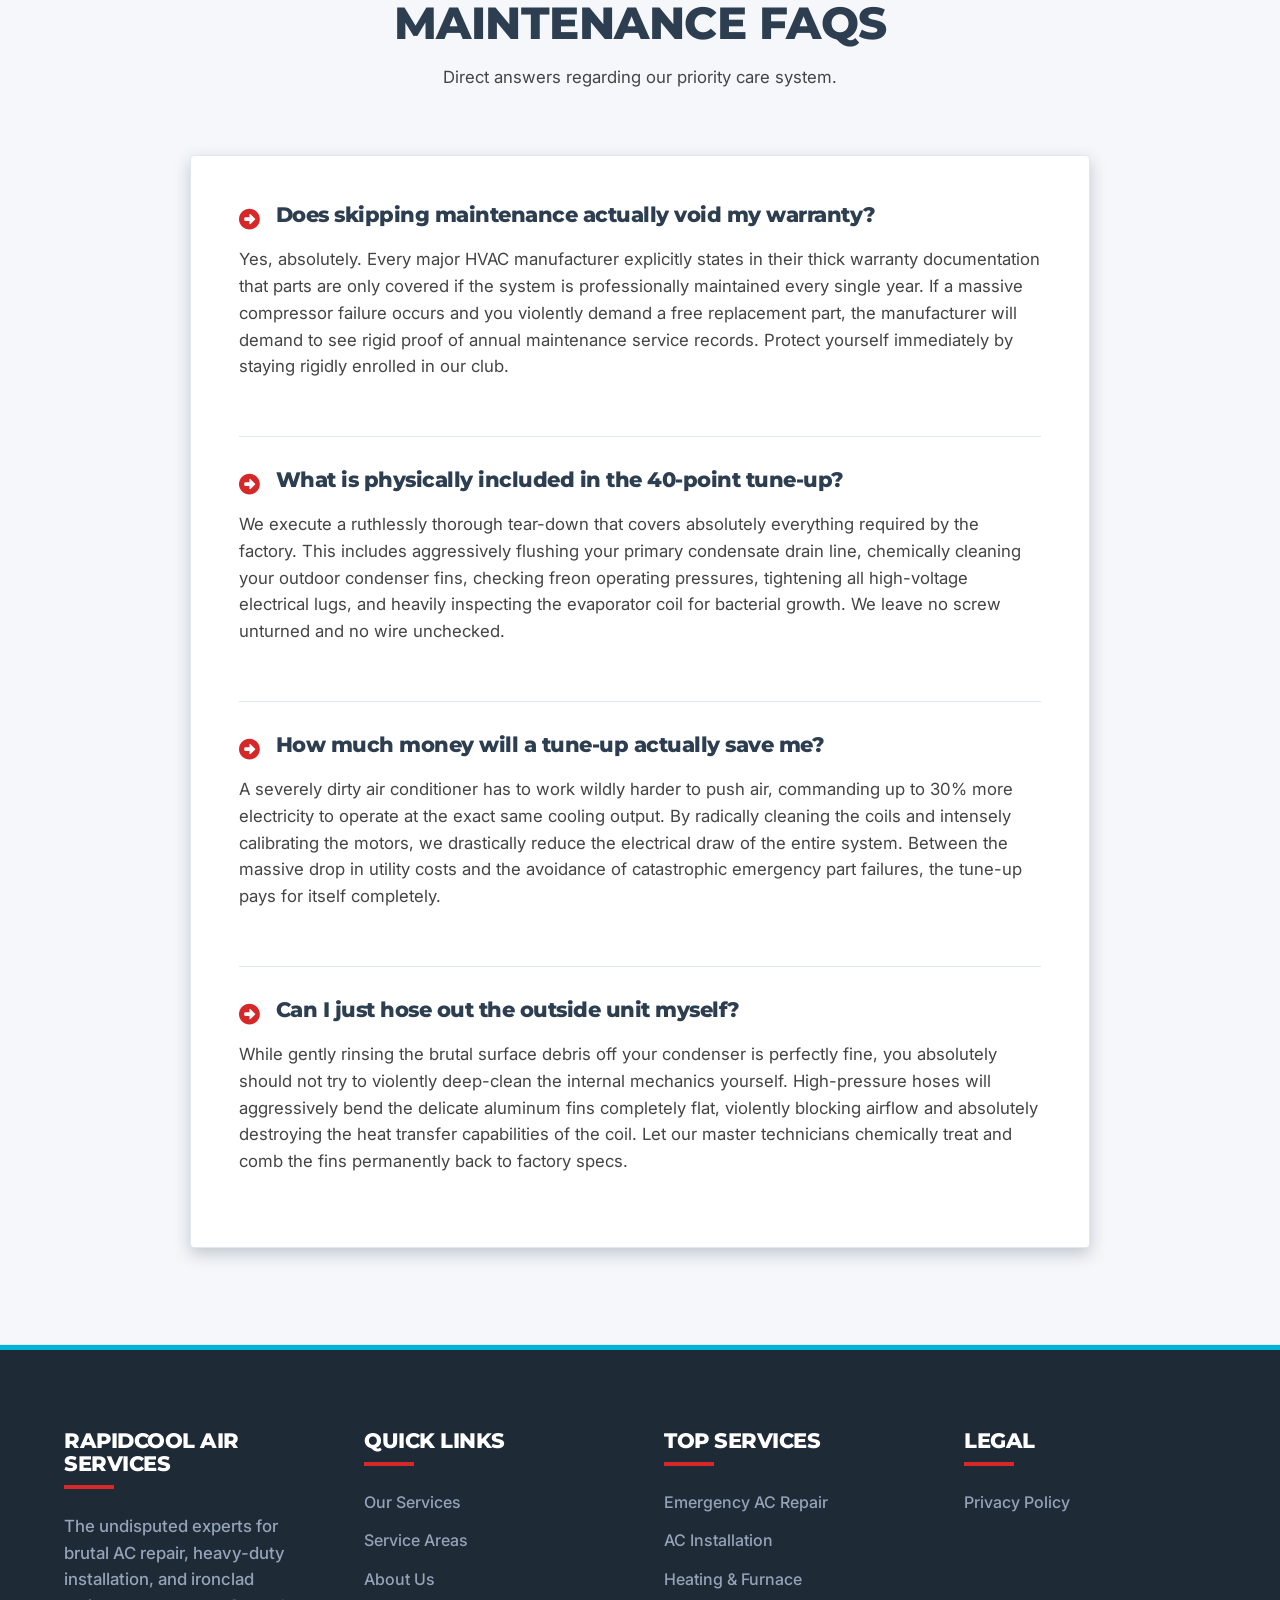
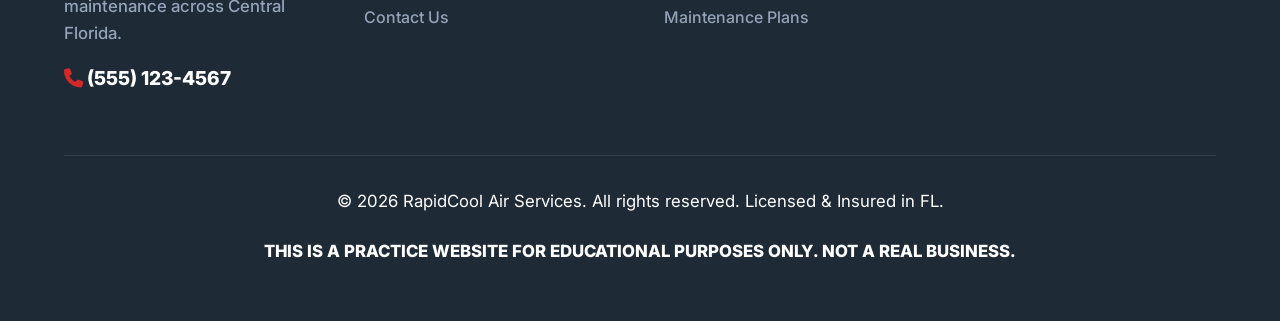
<file: services/hvac-maintenance/index.html>
﻿<!DOCTYPE html>
<html lang="en">

<head>
<!-- Google Tag Manager -->
<script>(function(w,d,s,l,i){w[l]=w[l]||[];w[l].push({'gtm.start':
new Date().getTime(),event:'gtm.js'});var f=d.getElementsByTagName(s)[0],
j=d.createElement(s),dl=l!='dataLayer'?'&l='+l:'';j.async=true;j.src=
'https://www.googletagmanager.com/gtm.js?id='+i+dl;f.parentNode.insertBefore(j,f);
})(window,document,'script','dataLayer','GTM-N6JX37G8');</script>
<!-- End Google Tag Manager -->
    <meta charset="UTF-8">
    <meta name="viewport" content="width=device-width, initial-scale=1.0">
    <title>HVAC Maintenance Plans | RapidCool Air Services</title>
    <meta name="description" content="Extend the life of your AC with RapidCool's priority maintenance plans. Enjoy lower energy bills, priority service, and fewer breakdowns.">
    <link rel="stylesheet" href="../../css/style.css">
    <link rel="stylesheet" href="https://cdnjs.cloudflare.com/ajax/libs/font-awesome/6.4.0/css/all.min.css">
</head>

<body>
<!-- Google Tag Manager (noscript) -->
<noscript><iframe src="https://www.googletagmanager.com/ns.html?id=GTM-N6JX37G8"
height="0" width="0" style="display:none;visibility:hidden"></iframe></noscript>
<!-- End Google Tag Manager (noscript) -->
    <div class="utility-bar">
        <div><i class="fa-solid fa-truck-fast"></i> <span class="utility-highlight">24/7 EMERGENCY SERVICE</span> ACROSS CENTRAL FLORIDA</div>
        <div style="font-size: 1.2rem;"><a href="tel:5551234567"><i class="fa-solid fa-phone"></i> CALL NOW: <strong>(555) 123-4567</strong></a></div>
    </div>
    <div class="practice-banner">PRACTICE SITE - NOT A REAL BUSINESS</div>

    <header class="site-header">
        <div class="header-container">
            <div class="logo">
                <a href="../../"><i class="fa-solid fa-snowflake"></i> Rapid<span>Cool</span></a>
            </div>
            <nav class="main-nav">
                <ul>
                    <li><a href="../../">Home</a></li>
                    <li><a href="../../services/" style="color: var(--secondary-color);">Services</a></li>
                    <li><a href="../../service-areas/">Service Areas</a></li>
                    <li><a href="../../about-us/">About Us</a></li>
                    <li><a href="../../contact/">Contact Us</a></li>
                </ul>
            </nav>
            <div class="header-cta">
                <a href="tel:5551234567" class="btn btn-accent"><i class="fa-solid fa-phone"></i> Call (555) 123-4567</a>
                <button class="mobile-menu-btn"><i class="fa-solid fa-bars"></i></button>
            </div>
        </div>
    </header>

    <div class="page-header">
        <h1>HVAC Maintenance Plans</h1>
        <p>Prevent catastrophic breakdowns and force your HVAC system to run flawlessly.</p>
    </div>

    <section class="section">
        <div class="content-constrained">
            <!-- THE PROBLEM -->
            <h2 class="dr-subhead" style="margin-top: 0;">The Silent Killer of Air Conditioners</h2>
            <p class="dr-paragraph">The overwhelming majority of catastrophic air conditioning failures happen because of sheer neglect. A modern HVAC system is a massive engine running thousands of hours a year; ignoring its basic maintenance is exactly like driving your truck 50,000 miles without a single oil change. Debris tightly clogs the evaporator coils, electrical connections violently burn out, and drain lines choke with heavy algae until they aggressively flood your ceiling. You are essentially setting a ticking time bomb directly inside your home.</p>

            <!-- THE SOLUTION -->
            <h2 class="dr-subhead">Aggressive Preventative Tune-Ups</h2>
            <p class="dr-paragraph">The ultimate solution is intercepting these failures before they ever happen by joining our elite Priority Maintenance Club. We deploy our most meticulous technicians to physically tear down, aggressively clean, and meticulously test every single moving component inside your system twice a year. We blast out clogged drain lines with massive pressure, recalibrate your electrical contactors, and scrub the heavy grime off your condenser coils. Your system is restored to its maximum factory efficiency, dramatically plunging your monthly power bills downward.</p>

            <div style="margin: 3rem 0; text-align: center;">
                <img src="../../images/annual_maintenance.png" alt="Winter Springs HVAC Solutions technician performing a meticulous annual maintenance check in a tidy residential attic" class="rugged-img" style="max-width: 100%;">
            </div>

            <!-- THE PROCESS -->
            <h2 class="dr-subhead">What Our Club Members Experience</h2>
            <p class="dr-paragraph">Becoming a Priority Member means you instantly skip ahead of everyone else. Once you enroll, we track your required service intervals perfectly, calling you precisely when it's time for the spring cooling check and the fall heating teardown. Our specialist will execute an exhaustively detailed 40-point inspection on your property, violently scrubbing away the damage from the previous season. Furthermore, if you ever do face a breakdown, you get immediate front-of-the-line VIP dispatching and massive, exclusive discounts on all subsequent repairs.</p>

            <!-- THE GUARANTEE -->
            <h2 class="dr-subhead">Our "No Breakdown" Loyalty Promise</h2>
            <p class="dr-paragraph">We are dead serious about the immense value of our scheduled tuning process. If you remain an active, continuous member of our Priority Maintenance Club and we perform all recommended services, we guarantee the massive reduction of unexpected emergency repairs. You are protecting your home, preserving your expensive manufacturer warranty, and aggressively lowering your total cost of ownership. We stand behind our maintenance rigidly, ensuring you extract every single ounce of life out of your mechanical investment.</p>

            <div style="background: var(--dark-gray); color: var(--white); padding: 3rem; border-radius: var(--rounded-md); text-align: center; margin-top: 4rem; border-top: 5px solid var(--accent-color);">
                <h3 style="margin-bottom: 1.5rem; font-size: 2rem; color: var(--white);">Stop Gambling With Your AC.</h3>
                <p style="margin-bottom: 2rem; color: #cbd5e1;">Join the Priority Maintenance Club and secure your comfort permanently.</p>
                <div style="display: flex; justify-content: center; gap: 1rem; flex-wrap: wrap;">
                    <a href="../../contact/" class="btn btn-accent">REQUEST A FREE QUOTE</a>
                </div>
            </div>
        </div>
    </section>

    <!-- Comprehensive FAQs -->
    <section class="section section-bg">
        <div class="section-header">
            <h2>Maintenance FAQs</h2>
            <p>Direct answers regarding our priority care system.</p>
        </div>
        <div class="faq-section">
            <div class="faq-item">
                <h3><i class="fa-solid fa-circle-right"></i> Does skipping maintenance actually void my warranty?</h3>
                <p>Yes, absolutely. Every major HVAC manufacturer explicitly states in their thick warranty documentation that parts are only covered if the system is professionally maintained every single year. If a massive compressor failure occurs and you violently demand a free replacement part, the manufacturer will demand to see rigid proof of annual maintenance service records. Protect yourself immediately by staying rigidly enrolled in our club.</p>
            </div>
            <div class="faq-item">
                <h3><i class="fa-solid fa-circle-right"></i> What is physically included in the 40-point tune-up?</h3>
                <p>We execute a ruthlessly thorough tear-down that covers absolutely everything required by the factory. This includes aggressively flushing your primary condensate drain line, chemically cleaning your outdoor condenser fins, checking freon operating pressures, tightening all high-voltage electrical lugs, and heavily inspecting the evaporator coil for bacterial growth. We leave no screw unturned and no wire unchecked.</p>
            </div>
            <div class="faq-item">
                <h3><i class="fa-solid fa-circle-right"></i> How much money will a tune-up actually save me?</h3>
                <p>A severely dirty air conditioner has to work wildly harder to push air, commanding up to 30% more electricity to operate at the exact same cooling output. By radically cleaning the coils and intensely calibrating the motors, we drastically reduce the electrical draw of the entire system. Between the massive drop in utility costs and the avoidance of catastrophic emergency part failures, the tune-up pays for itself completely.</p>
            </div>
            <div class="faq-item">
                <h3><i class="fa-solid fa-circle-right"></i> Can I just hose out the outside unit myself?</h3>
                <p>While gently rinsing the brutal surface debris off your condenser is perfectly fine, you absolutely should not try to violently deep-clean the internal mechanics yourself. High-pressure hoses will aggressively bend the delicate aluminum fins completely flat, violently blocking airflow and absolutely destroying the heat transfer capabilities of the coil. Let our master technicians chemically treat and comb the fins permanently back to factory specs.</p>
            </div>
        </div>
    </section>

    <footer class="site-footer">
        <div class="footer-grid">
            <div class="footer-col">
                <h4>RapidCool Air Services</h4>
                <p>The undisputed experts for brutal AC repair, heavy-duty installation, and ironclad maintenance across Central Florida.</p>
                <div style="margin-top: 1rem;"><a href="tel:5551234567" style="font-size: 1.2rem; font-weight: 800; color: var(--white);"><i class="fa-solid fa-phone" style="color: var(--accent-color);"></i> (555) 123-4567</a></div>
            </div>
            <div class="footer-col">
                <h4>Quick Links</h4>
                <a href="../../services/">Our Services</a>
                <a href="../../service-areas/">Service Areas</a>
                <a href="../../about-us/">About Us</a>
                <a href="../../contact/">Contact Us</a>
            </div>
            <div class="footer-col">
                <h4>Top Services</h4>
                <a href="../../services/ac-repair/">Emergency AC Repair</a>
                <a href="../../services/ac-installation/">AC Installation</a>
                <a href="../../services/heating/">Heating & Furnace</a>
                <a href="../../services/hvac-maintenance/">Maintenance Plans</a>
            </div>
            <div class="footer-col">
                <h4>Legal</h4>
                <a href="../../privacy-policy/">Privacy Policy</a>
            </div>
        </div>
        <div class="footer-bottom">
            <p>&copy; 2026 RapidCool Air Services. All rights reserved. Licensed & Insured in FL.</p>
            <p class="practice-disclaimer">This is a practice website for educational purposes only. Not a real business.</p>
        </div>
    </footer>

    <a href="tel:5551234567" class="mobile-fab"><i class="fa-solid fa-phone"></i></a>
    <script src="../../js/main.js"></script>
</body>
</html>
</file>
<file: css/style.css>
@import url('https://fonts.googleapis.com/css2?family=Inter:wght@300;400;500;600&family=Montserrat:wght@500;600;700;800;900&display=swap');

:root {
  --primary-color: #2C3E50; /* Metallic Steel Gray */
  --secondary-color: #00B4D8; /* Frost/Ice Blue */
  --accent-color: #D62828; /* Fire Red */
  --accent-hover: #b02121;
  --white: #FFFFFF;
  --light-gray: #F5F7FA;
  --dark-gray: #1e2a36;
  --text-dark: #222222;
  --text-medium: #444444;
  --shadow-sm: 0 2px 8px rgba(44, 62, 80, 0.15);
  --shadow-md: 0 6px 16px rgba(44, 62, 80, 0.25);
  --shadow-lg: 0 12px 30px rgba(44, 62, 80, 0.3);
  --transition: all 0.2s ease-in-out;
  --rounded-sm: 0; /* Boxy */
  --rounded-md: 4px; /* More robust */
  --rounded-lg: 8px;
}

* {
  margin: 0;
  padding: 0;
  box-sizing: border-box;
}

body {
  font-family: 'Inter', sans-serif;
  color: var(--text-dark);
  background-color: var(--white);
  line-height: 1.6;
  -webkit-font-smoothing: antialiased;
}

h1, h2, h3, h4, h5, h6 {
  font-family: 'Montserrat', sans-serif;
  font-weight: 800;
  line-height: 1.1;
  color: var(--primary-color);
  margin-bottom: 1rem;
  letter-spacing: -0.5px;
}

p {
  margin-bottom: 1.5rem;
  color: var(--text-medium);
  font-size: 1.05rem;
}

a {
  text-decoration: none;
  color: var(--secondary-color);
  transition: var(--transition);
}

a:hover {
  color: var(--primary-color);
}

/* PRACTICE BANNER */
.practice-banner {
  background-color: #000;
  color: #FFD700;
  text-align: center;
  padding: 0.5rem;
  font-size: 0.8rem;
  font-weight: 800;
  text-transform: uppercase;
  letter-spacing: 2px;
  z-index: 1002;
  position: relative;
}

/* UTILITY BAR */
.utility-bar {
  background-color: var(--primary-color);
  color: var(--white);
  padding: 0.8rem 5%;
  display: flex;
  justify-content: space-between;
  align-items: center;
  font-family: 'Montserrat', sans-serif;
  font-weight: 700;
  font-size: 1.1rem;
  z-index: 1001;
  position: relative;
  border-bottom: 4px solid var(--accent-color);
}

.utility-bar a {
  color: var(--white);
}

.utility-bar a:hover {
  color: var(--secondary-color);
}

.utility-highlight {
  background: var(--accent-color);
  padding: 0.3rem 0.8rem;
  border-radius: 3px;
  color: var(--white) !important;
  text-transform: uppercase;
  letter-spacing: 1px;
}

/* HEADER & NAV */
.site-header {
  background-color: var(--white);
  box-shadow: var(--shadow-sm);
  position: sticky;
  top: 0;
  z-index: 1000;
  border-bottom: 1px solid #E5E7EB;
}

.header-container {
  display: flex;
  justify-content: space-between;
  align-items: center;
  padding: 1rem 5%;
  max-width: 1400px;
  margin: 0 auto;
}

.logo a {
  font-family: 'Montserrat', sans-serif;
  font-size: 1.8rem;
  font-weight: 900;
  color: var(--primary-color);
  display: flex;
  align-items: center;
  gap: 0.5rem;
  text-transform: uppercase;
}

.logo span {
  color: var(--accent-color);
}

.main-nav ul {
  display: flex;
  gap: 2rem;
  align-items: center;
  list-style: none;
}

.main-nav a {
  font-weight: 700;
  font-family: 'Montserrat', sans-serif;
  color: var(--primary-color);
  font-size: 1rem;
  text-transform: uppercase;
}

.main-nav a:hover {
  color: var(--accent-color);
}

/* BUTTONS */
.btn {
  display: inline-block;
  padding: 1rem 2rem;
  border-radius: var(--rounded-md);
  font-family: 'Montserrat', sans-serif;
  font-weight: 800;
  text-align: center;
  text-transform: uppercase;
  cursor: pointer;
  transition: var(--transition);
  border: none;
  font-size: 1.1rem;
  text-decoration: none;
  border-bottom: 4px solid rgba(0,0,0,0.2);
}

.btn:active {
  transform: translateY(2px);
  border-bottom-width: 2px;
}

.btn-accent {
  background-color: var(--accent-color);
  color: var(--white) !important;
}

.btn-accent:hover {
  background-color: var(--accent-hover);
  color: var(--white) !important;
  box-shadow: 0 4px 15px rgba(214, 40, 40, 0.4);
}

.btn-secondary {
  background-color: var(--primary-color);
  color: var(--white) !important;
}

.btn-secondary:hover {
  background-color: var(--dark-gray);
  box-shadow: 0 4px 15px rgba(44, 62, 80, 0.4);
}

.header-cta {
  display: flex;
  align-items: center;
  gap: 1.5rem;
}

.mobile-menu-btn {
  display: none;
  font-size: 1.8rem;
  color: var(--primary-color);
  cursor: pointer;
  background: none;
  border: none;
}

/* RUGGED IMAGES */
.rugged-img {
  width: 100%;
  height: auto;
  border: 5px solid var(--white);
  box-shadow: var(--shadow-md);
  border-radius: var(--rounded-md);
  background-color: var(--light-gray); /* In case of slow load */
}

/* HERO SECTION */
.hero {
  background: linear-gradient(rgba(44, 62, 80, 0.85), rgba(44, 62, 80, 0.95)), url('../images/hero_hvac_bg.png') center/cover;
  color: var(--white);
  padding: 8rem 5% 6rem;
  text-align: center;
  position: relative;
  border-bottom: 8px solid var(--accent-color);
}

.hero-content {
  max-width: 900px;
  margin: 0 auto;
  position: relative;
  z-index: 2;
}

.hero h1 {
  color: var(--white);
  font-size: 3.5rem;
  margin-bottom: 1.5rem;
  text-transform: uppercase;
  text-shadow: 2px 2px 4px rgba(0,0,0,0.5);
}

.hero p {
  color: #E2E8F0;
  font-size: 1.3rem;
  margin-bottom: 2.5rem;
  font-weight: 500;
  text-shadow: 1px 1px 3px rgba(0,0,0,0.5);
}

.hero-ctas {
  display: flex;
  justify-content: center;
  gap: 1.5rem;
  flex-wrap: wrap;
}

/* TRUST BAR */
.trust-bar {
  background-color: #f1f5f9;
  padding: 1.5rem 5%;
  border-bottom: 1px solid #cbd5e1;
}

.trust-container {
  display: flex;
  justify-content: center;
  flex-wrap: wrap;
  gap: 3rem;
  max-width: 1200px;
  margin: 0 auto;
}

.trust-item {
  display: flex;
  align-items: center;
  gap: 0.8rem;
  font-weight: 800;
  color: var(--primary-color);
  font-size: 1.1rem;
  font-family: 'Montserrat', sans-serif;
  text-transform: uppercase;
}

.trust-icon {
  color: var(--accent-color);
  font-size: 1.8rem;
}

/* SECTIONS */
.section {
  padding: 6rem 5%;
}

.section-bg {
  background-color: var(--light-gray);
  border-top: 1px solid #e2e8f0;
  border-bottom: 1px solid #e2e8f0;
}

.section-dark {
  background-color: var(--primary-color);
  color: var(--white);
}

.section-dark h2, .section-dark h3 {
  color: var(--white);
}

.section-dark p {
  color: #cbd5e1;
}

.section-header {
  text-align: center;
  max-width: 800px;
  margin: 0 auto 4rem auto;
}

.section-header h2 {
  font-size: 2.8rem;
  text-transform: uppercase;
}

.text-accent {
  color: var(--accent-color);
}

/* SPLIT CONTENT (PAS & direct response) */
.split-content {
  display: grid;
  grid-template-columns: 1fr 1fr;
  gap: 4rem;
  align-items: center;
  max-width: 1200px;
  margin: 0 auto;
}

.split-content.reverse {
  direction: rtl;
}

.split-content.reverse > * {
  direction: ltr;
}

.dr-copy-box {
  background: var(--white);
  padding: 3rem;
  border-left: 6px solid var(--accent-color);
  box-shadow: var(--shadow-sm);
  margin-top: 2rem;
}

/* SERVICES GRID */
.services-grid {
  display: grid;
  grid-template-columns: repeat(4, 1fr);
  gap: 2rem;
  max-width: 1200px;
  margin: 0 auto;
  align-items: stretch;
}

.service-card {
  background: var(--white);
  padding: 2.5rem;
  border-radius: var(--rounded-md);
  box-shadow: var(--shadow-sm);
  transition: var(--transition);
  text-align: center;
  border-top: 4px solid var(--primary-color);
  display: flex;
  flex-direction: column;
}

.service-card:hover {
  transform: translateY(-5px);
  box-shadow: var(--shadow-lg);
  border-top-color: var(--accent-color);
}

.service-icon {
  font-size: 3.5rem;
  color: var(--secondary-color);
  margin-bottom: 1.5rem;
}

.service-card h3 {
  font-size: 1.5rem;
  margin-bottom: 1rem;
  text-transform: uppercase;
}

.service-card p {
  color: #333333;
}

.service-link {
  font-weight: 800;
  display: inline-flex;
  align-items: center;
  gap: 0.5rem;
  margin-top: auto;
  text-transform: uppercase;
  color: var(--accent-color);
}

/* FAQ SECTION */
.faq-section {
  max-width: 900px;
  margin: 0 auto;
  background: var(--white);
  border: 1px solid #e2e8f0;
  border-radius: var(--rounded-md);
  padding: 3rem;
  box-shadow: var(--shadow-md);
}

.faq-item {
  margin-bottom: 2rem;
  padding-bottom: 2rem;
  border-bottom: 1px solid #e2e8f0;
}

.faq-item:last-child {
  margin-bottom: 0;
  padding-bottom: 0;
  border-bottom: none;
}

.faq-item h3 {
  font-size: 1.3rem;
  display: flex;
  align-items: flex-start;
  gap: 1rem;
  margin-bottom: 1rem;
  color: var(--primary-color);
}

.faq-item h3 i {
  color: var(--accent-color);
  margin-top: 0.3rem;
}

/* FORMS */
.contact-form {
  background: var(--white);
  padding: 3rem;
  border-radius: var(--rounded-md);
  box-shadow: var(--shadow-md);
  max-width: 600px;
  margin: 0 auto;
  border-top: 6px solid var(--primary-color);
}

.form-group {
  margin-bottom: 1.5rem;
}

.form-group label {
  display: block;
  font-weight: 700;
  margin-bottom: 0.5rem;
  color: var(--primary-color);
}

.form-control {
  width: 100%;
  padding: 1rem;
  border: 2px solid #cbd5e1;
  border-radius: var(--rounded-sm);
  font-family: inherit;
  font-size: 1rem;
  transition: var(--transition);
  background: #f8fafc;
}

.form-control:focus {
  outline: none;
  border-color: var(--secondary-color);
  background: var(--white);
}

/* CONTENT PAGES (Services, About, Privacy) */
.page-header {
  background: var(--primary-color);
  color: var(--white);
  padding: 5rem 5% 4rem;
  text-align: center;
  border-bottom: 6px solid var(--accent-color);
}

.page-header h1 {
  color: var(--white);
  font-size: 3rem;
  text-transform: uppercase;
}

.page-header p {
  color: var(--white);
}

.content-container {
  max-width: 1200px;
  margin: 0 auto;
}

.content-constrained {
  max-width: 900px;
  margin: 0 auto;
}

.dr-paragraph {
  font-size: 1.15rem;
  line-height: 1.8;
  color: #334155;
  margin-bottom: 2rem;
}

.dr-subhead {
  font-size: 2rem;
  color: var(--primary-color);
  margin-top: 3rem;
  border-left: 5px solid var(--accent-color);
  padding-left: 1rem;
}

/* FOOTER */
.site-footer {
  background-color: var(--dark-gray);
  color: var(--white);
  padding: 5rem 5% 2rem;
  border-top: 5px solid var(--secondary-color);
}

.footer-grid {
  display: grid;
  grid-template-columns: repeat(auto-fit, minmax(250px, 1fr));
  gap: 3rem;
  max-width: 1200px;
  margin: 0 auto 3rem auto;
}

.footer-col h4 {
  color: var(--white);
  font-size: 1.3rem;
  margin-bottom: 1.5rem;
  position: relative;
  padding-bottom: 0.8rem;
  text-transform: uppercase;
}

.footer-col h4::after {
  content: '';
  position: absolute;
  left: 0;
  bottom: 0;
  width: 50px;
  height: 4px;
  background-color: var(--accent-color);
}

.footer-col p, .footer-col a {
  color: #94a3b8;
  margin-bottom: 0.8rem;
  display: block;
  font-weight: 500;
}

.footer-col a:hover {
  color: var(--white);
  padding-left: 5px;
}

.footer-bottom {
  border-top: 1px solid rgba(255, 255, 255, 0.1);
  padding-top: 2rem;
  text-align: center;
  color: #FFFFFF;
  font-size: 0.9rem;
}

.footer-bottom p {
  color: #FFFFFF;
}

.practice-disclaimer {
  margin-top: 1rem;
  color: var(--accent-color);
  font-weight: 800;
  text-transform: uppercase;
}

/* MOBILE FAB */
.mobile-fab {
  display: none;
  position: fixed;
  bottom: 20px;
  right: 20px;
  background-color: var(--accent-color);
  color: var(--white);
  width: 65px;
  height: 65px;
  border-radius: 50%;
  text-align: center;
  line-height: 65px;
  font-size: 1.8rem;
  box-shadow: var(--shadow-lg);
  z-index: 999;
  border: 3px solid var(--white);
}

/* RESPONSIVE */
@media (max-width: 992px) {
  .utility-bar {
    flex-direction: column;
    text-align: center;
    gap: 0.5rem;
  }
  .split-content {
    grid-template-columns: 1fr;
    gap: 2rem;
  }
  .split-content.reverse > * {
    direction: ltr;
  }
  .services-grid {
    grid-template-columns: repeat(2, 1fr);
  }
  .hero h1 { font-size: 2.5rem; }
  .header-cta .btn { display: none; }
  .mobile-menu-btn { display: block; }
  
  .main-nav {
    position: absolute;
    top: 100%;
    left: 0;
    width: 100%;
    background: var(--white);
    box-shadow: var(--shadow-sm);
    padding: 1rem 0;
    clip-path: polygon(0 0, 100% 0, 100% 0, 0 0);
    transition: var(--transition);
    border-bottom: 4px solid var(--primary-color);
  }
  
  .main-nav.active {
    clip-path: polygon(0 0, 100% 0, 100% 100%, 0 100%);
  }

  .main-nav ul {
    flex-direction: column;
    gap: 0;
  }
  
  .main-nav a {
    display: block;
    padding: 1rem 5%;
    width: 100%;
    border-bottom: 1px solid #f1f5f9;
  }

  .mobile-fab {
    display: block;
  }
}

@media (max-width: 768px) {
  .services-grid {
    grid-template-columns: 1fr;
  }
  .hero-ctas {
    flex-direction: column;
    width: 100%;
  }
  .hero-ctas .btn { width: 100%; }
  .section { padding: 4rem 5%; }
  .page-header h1 { font-size: 2.2rem; }
}
</file>
